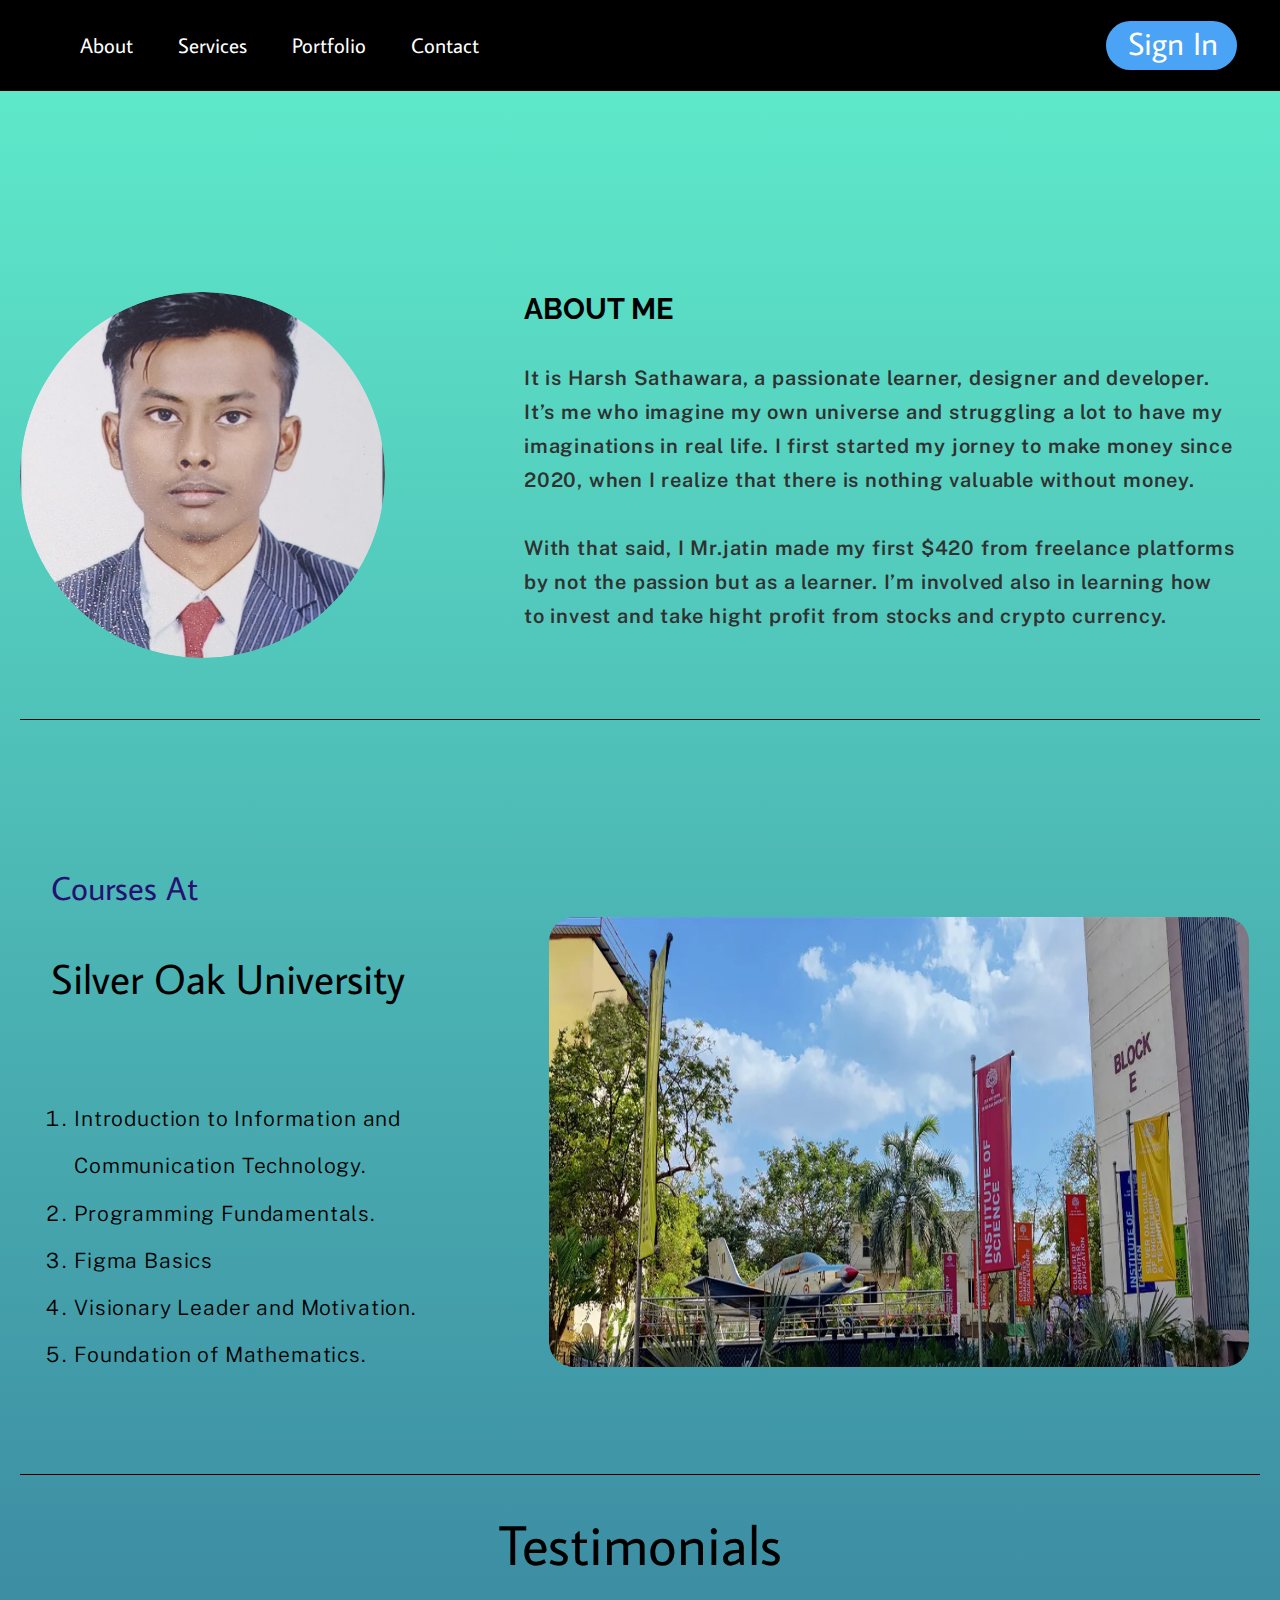
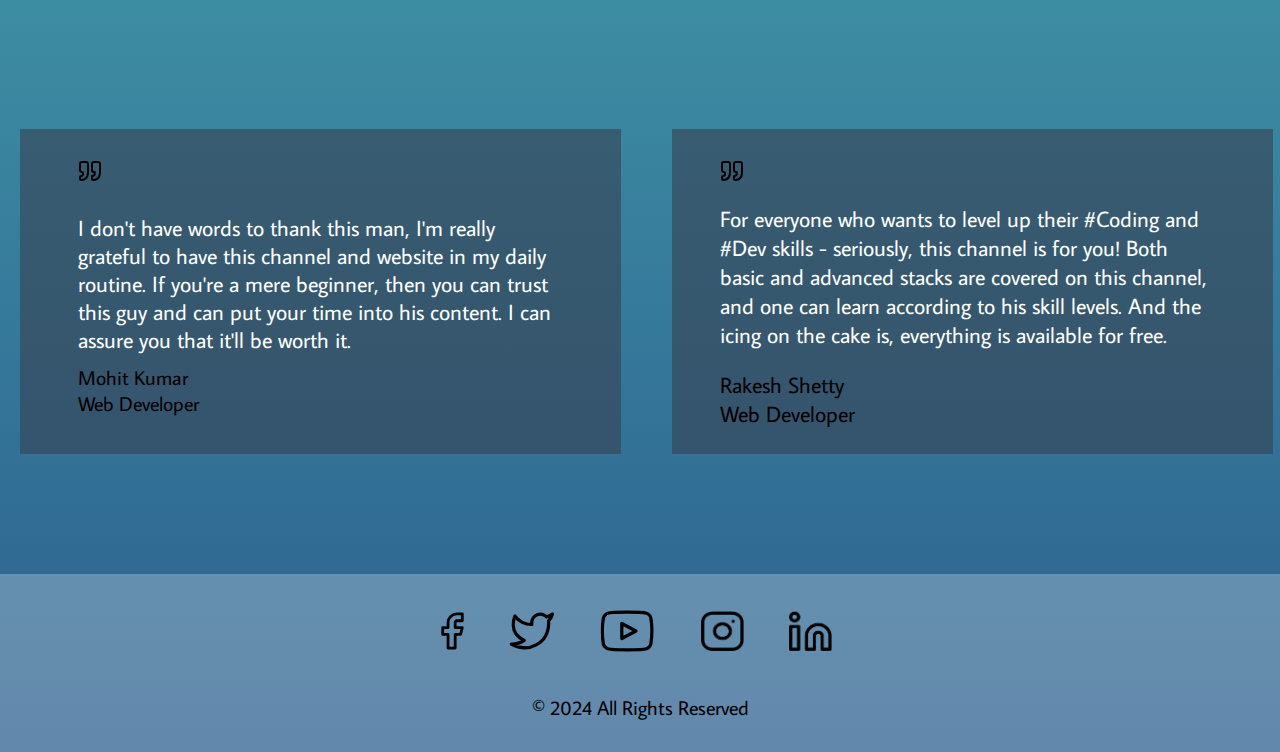
<file: Assignment_2/About/index.html>
<!DOCTYPE html>
<html>

<head>
  <meta charset="utf-8" />
  <meta name="viewport" content="initial-scale=1, width=device-width" />

  <link rel="stylesheet" href="./index.css" />
  <link rel="stylesheet" href="https://fonts.googleapis.com/css2?family=Average Sans:wght@400&display=swap" />
  <link rel="stylesheet" href="https://fonts.googleapis.com/css2?family=Raleway:wght@700&display=swap" />
  <link rel="stylesheet" href="https://fonts.googleapis.com/css2?family=Public Sans:wght@300;600&display=swap" />
</head>

<body>
  <div class="about-me">
    <section class="header-wrapper">
      <header class="header">
        <div class="header-child"></div>
        <nav class="about-info">
          <div class="about"><a href="#" class="nav-text">About</a></div>
          <div class="services"><a href="#" class="nav-text">Services</a></div>
          <div class="portfolio"><a href="#" class="nav-text">Portfolio</a></div>
          <div class="contact"><a href="#" class="nav-text">Contact</a></div>
        </nav>
        <div class="sign-in-button">
          <div class="sign-in-button-child"></div>
          <h2 class="sign-in"><a href="#" class="nav-text">Sign In</a></h2>
        </div>
      </header>
    </section>
    <section class="divider-line">
      <div class="testimonials-section">
        <div class="ellipse-shape-parent">
          <img class="ellipse-shape-icon" loading="lazy" alt="" src="./public/ellipse-2@2x.png" />

          <div class="about-me-text">
            <h3 class="about-me1">ABOUT ME</h3>
            <div class="it-is-harsh-container">
              <p class="it-is-harsh">
                It is Harsh Sathawara, a passionate learner, designer and
                developer. It’s me who imagine my own universe and struggling
                a lot to have my imaginations in real life. I first started my
                jorney to make money since 2020, when I realize that there is
                nothing valuable without money.
              </p>
              <p class="blank-line">&nbsp;</p>
              <p class="with-that-said">
                With that said, I Mr.jatin made my first $420 from freelance
                platforms by not the passion but as a learner. I’m involved
                also in learning how to invest and take hight profit from
                stocks and crypto currency.
              </p>
            </div>
          </div>
        </div>
      </div>
      <div class="line-separator"></div>
    </section>
    <section class="testimonials-text">
      <div class="courses-frame">
        <div class="silver-oak-university-text">
          <div class="courses-at">Courses At</div>
        </div>
        <div class="rectangle-shape">
          <div class="footer-social-links">
            <div class="intro-text">
              <div class="silver-oak-university-wrapper">
                <div class="silver-oak-university">Silver Oak University</div>
              </div>
              <div class="introduction-to-information-container">
                <ol class="introduction-to-information-an">
                  <li class="introduction-to-information">
                    Introduction to Information and Communication Technology.
                  </li>
                  <li class="programming-fundamentals">
                    Programming Fundamentals.
                  </li>
                  <li class="figma-basics">Figma Basics</li>
                  <li class="visionary-leader-and">
                    Visionary Leader and Motivation.
                  </li>
                  <li>Foundation of Mathematics.</li>
                </ol>
              </div>
            </div>
          </div>
          <image src="public/3.webp" style="width: 700px; height: 450px; border-radius: 25px;" alt="Silver Oak Uni" />
        </div>
      </div>
    </section>
    <section class="testimonials">
      <div class="testimonials-child"></div>
      <div class="testimonials1">Testimonials</div>
    </section>
    <section class="test-1-parent">
      <div class="test-1">
        <img class="test-1-child" alt="" src="./public/rectangle-3842.svg" />

        <img class="quote-1-icon" loading="lazy" alt="" src="./public/quote-1.svg" />

        <div class="i-dont-have-words-to-thank-th-parent">
          <div class="i-dont-have">
            I don't have words to thank this man, I'm really grateful to have
            this channel and website in my daily routine. If you're a mere
            beginner, then you can trust this guy and can put your time into
            his content. I can assure you that it'll be worth it.
          </div>
          <div class="mohit-kumar-web-container">
            <span class="mohit-kumar-web-container1">
              <p class="mohit-kumar">Mohit Kumar</p>
              <p class="web-developer">Web Developer</p>
            </span>
          </div>
        </div>
      </div>
      <div class="test-2">
        <div class="test-2-child"></div>
        <div class="quote-2-parent">
          <img class="quote-2-icon" loading="lazy" alt="" src="./public/quote-1.svg" />

          <div class="for-everyone-who">
            For everyone who wants to level up their #Coding and #Dev skills -
            seriously, this channel is for you! Both basic and advanced stacks
            are covered on this channel, and one can learn according to his
            skill levels. And the icing on the cake is, everything is
            available for free.
          </div>
        </div>
        <div class="rakesh-shetty-web-container">
          <span>
            <p class="rakesh-shetty">Rakesh Shetty</p>
            <p class="web-developer1">Web Developer</p>
          </span>
        </div>
      </div>
    </section>
    <footer class="footer">
      <div class="social-parent">
        <a href="#"> <img class="social-icon" loading="lazy" alt="" src="./public/social.svg" /></a>

        <a href="#"> <img class="social-icon1" loading="lazy" alt="" src="./public/social-1.svg" /></a>

        <a href="#"> <img class="social-icon2" loading="lazy" alt="" src="./public/social-2.svg" /></a>

        <a href="#"> <img class="social-icon3" loading="lazy" alt="" src="./public/social-3@2x.png" /></a>

        <a href="#"> <img class="social-icon4" loading="lazy" alt="" src="./public/social-4@2x.png" /></a>

      </div>
      <div class="copyright">
        <div class="all-rights-reserved">© 2024 All Rights Reserved</div>
      </div>
    </footer>
  </div>
</body>

</html>
</file>
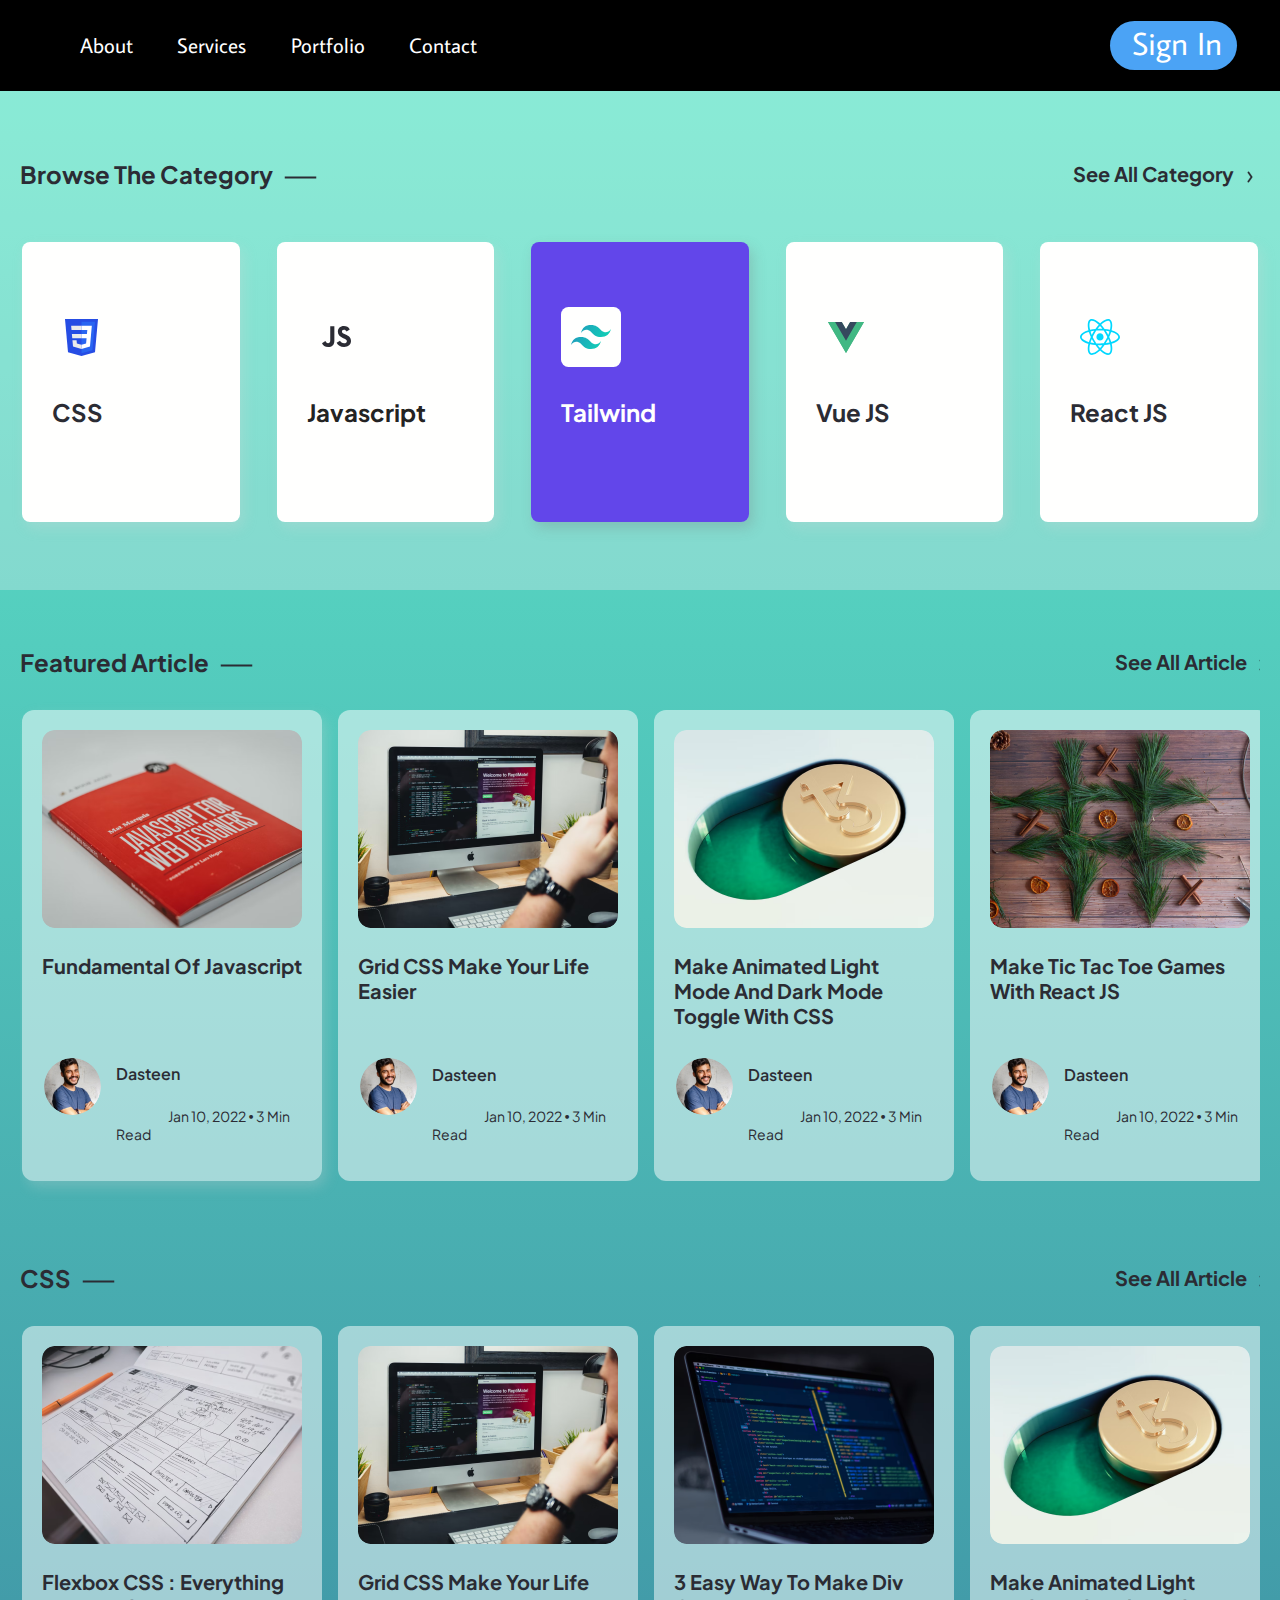
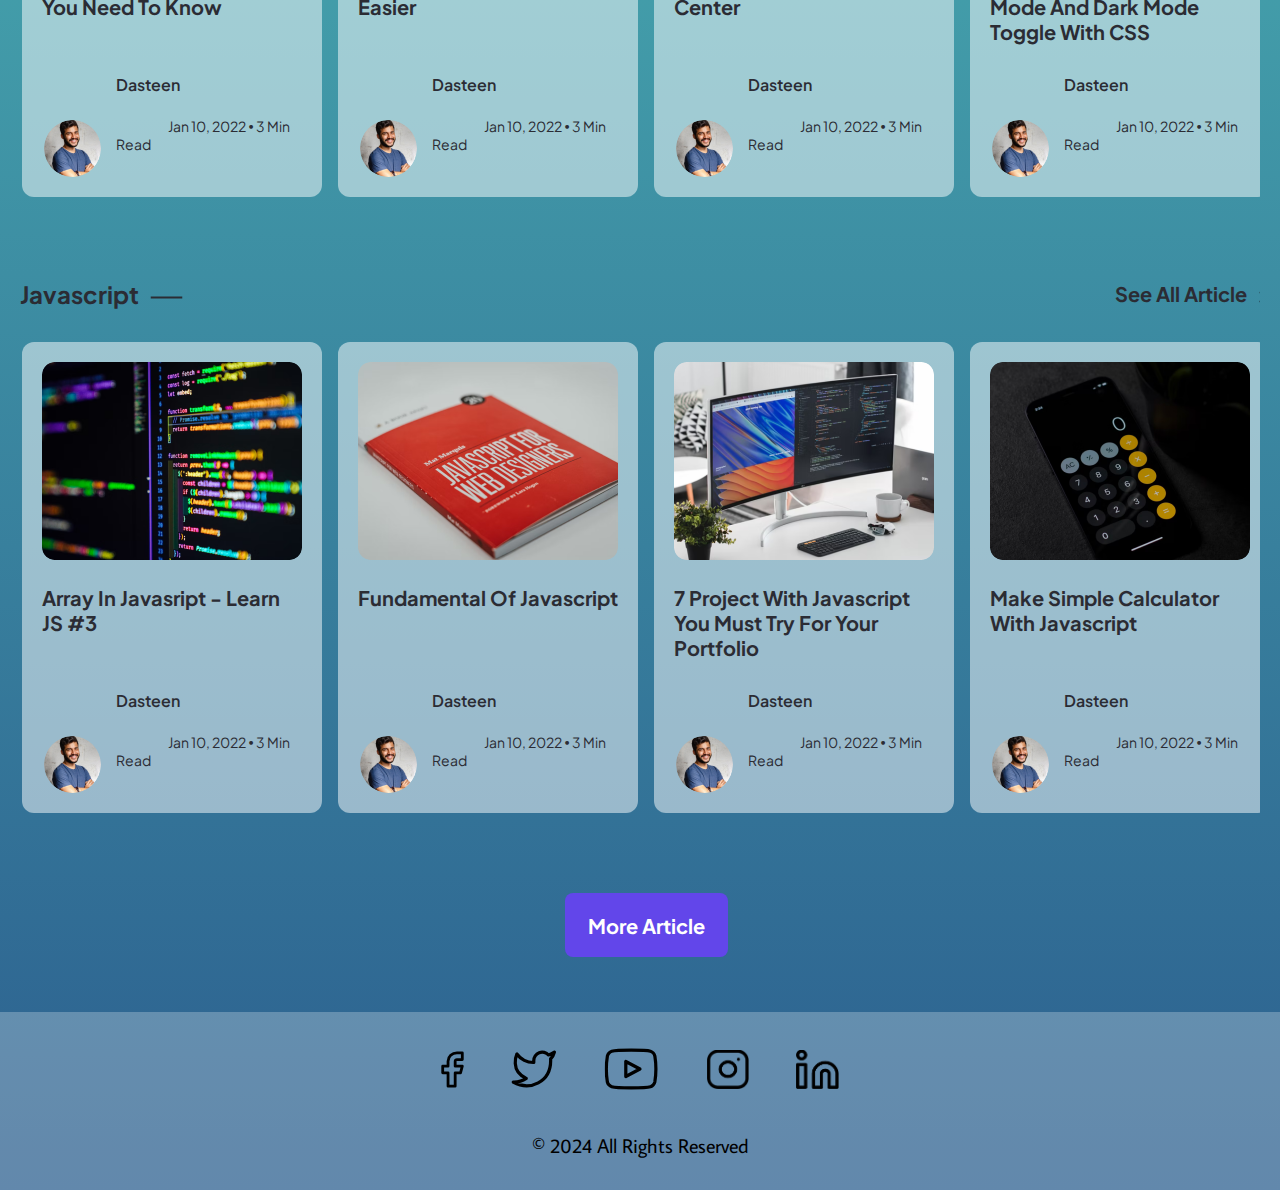
<file: Assignment_2/Blog/index.html>
<!DOCTYPE html>
<html>

<head>
  <meta charset="utf-8" />
  <meta name="viewport" content="initial-scale=1, width=device-width" />

  <link rel="stylesheet" href="./index.css" />
  <link rel="stylesheet" href="https://fonts.googleapis.com/css2?family=Average Sans:wght@400&display=swap" />
  <link rel="stylesheet"
    href="https://fonts.googleapis.com/css2?family=Plus Jakarta Sans:wght@400;600;700&display=swap" />
</head>

<body>
  <div class="blog">
    <section class="post-card-header">
      <header class="header">
        <div class="header-child"></div>
        <nav class="article-image">
          <nav class="how-to-section">
            <div class="about"><a href="#" class="nav-text">About</a></div>
            <div class="services"><a href="#" class="nav-text">Services</a></div>
            <div class="portfolio"><a href="#" class="nav-text">Portfolio</a></div>
            <div class="contact"><a href="#" class="nav-text">Contact</a></div>
          </nav>
        </nav>
        <div class="author-info">
          <div class="author-info-child"></div>
          <h2 class="sign-in"><a href="#" class="nav-text">Sign In</a></h2>
        </div>
      </header>
      <div class="january">
        <div class="january-child"></div>
        <div class="section-name-and-link">
          <div class="section-name">
            <b class="mobile-development">Browse the category</b>
            <div class="button">
              <img class="line-icon" loading="lazy" alt="" src="./public/line.svg" />
            </div>
          </div>
          <div class="footer">
            <div class="link">
              <b class="see-all-article">see all category</b>
              <img class="article-title-icon" loading="lazy" alt="" src="./public/frame-286.svg" />
            </div>
          </div>
        </div>
        <div class="card-frame">
          <div class="category-card-parent">
            <div class="category-card">
              <div class="card-background"></div>
              <div class="icontittle-category">
                <img class="rounded-icon" alt="" src="./public/rounded-icon.svg" />

                <img class="article-title-icon1" loading="lazy" alt="" src="./public/frame-298.svg" />

                <b class="css">CSS</b>
              </div>
            </div>
            <div class="category-card1">
              <div class="card-background1"></div>
              <div class="icontittle-category1">
                <img class="rounded-icon1" alt="" src="./public/rounded-icon.svg" />

                <button class="image-container-parent">
                  <div class="image-container"></div>
                  <img class="frame-group-icon" alt="" src="./public/frame-group.svg" />
                </button>
                <b class="javascript">javascript</b>
              </div>
            </div>
            <div class="category-card2">
              <div class="card-background2"></div>
              <div class="icontittle-category2">
                <img class="rounded-icon2" alt="" src="./public/rounded-icon.svg" />

                <button class="rectangle-parent">
                  <div class="frame-child"></div>
                  <img class="logostailwindcss-icon" alt="" src="./public/logostailwindcssicon.svg" />
                </button>
                <b class="tailwind">Tailwind</b>
              </div>
            </div>
            <div class="category-card3">
              <div class="card-background3"></div>
              <div class="icontittle-category3">
                <img class="rounded-icon3" alt="" src="./public/rounded-icon.svg" />

                <img class="icontittle-category-child" alt="" src="./public/frame-298-1.svg" />

                <b class="vue-js">Vue JS</b>
              </div>
            </div>
            <div class="category-card4">
              <div class="card-background4"></div>
              <div class="icontittle-category4">
                <img class="rounded-icon4" alt="" src="./public/rounded-icon.svg" />

                <button class="rectangle-group">
                  <div class="frame-item"></div>
                  <img class="logosreact-icon" alt="" src="./public/logosreact.svg" />
                </button>
                <b class="react-js">React JS</b>
              </div>
            </div>
          </div>
        </div>
      </div>
    </section>
    <section class="author-name">
      <div class="date-label">
        <div class="post-section-bundle">
          <div class="section-name-and-link1">
            <div class="section-name1">
              <b class="mobile-development1">Featured Article</b>
              <div class="january-label">
                <img class="line-icon1" alt="" src="./public/line.svg" />
              </div>
            </div>
            <div class="article-card">
              <div class="link1">
                <b class="see-all-article1">See All Article</b>
                <div class="free-books-label-wrapper">
                  <img class="free-books-label" alt="" src="./public/frame-286.svg" />
                </div>
              </div>
            </div>
          </div>
          <div class="frame-footer">
            <div class="card-post">
              <div class="article-post-card">
                <div class="content">
                  <div class="article-imagearticle-tittle">
                    <img class="article-image-icon" loading="lazy" alt="" src="./public/article-image@2x.png" />

                    <b class="how-to-make">Fundamental of javascript</b>
                  </div>
                  <div class="authorreleased-dateestimated">
                    <img class="authorreleased-dateestimated-child" loading="lazy" alt=""
                      src="./public/ellipse-80@2x.png" />

                    <div class="authorreleased-dateestimated-inner">
                      <div class="dasteen-parent">
                        <div class="dasteen">Dasteen</div>
                        <div class="jan-10-2022">
                          Jan 10, 2022 ∙ 3 min read
                        </div>
                      </div>
                    </div>
                  </div>
                </div>
              </div>
              <div class="article-post-card1">
                <div class="content1">
                  <div class="article-imagearticle-tittle1">
                    <img class="article-image-icon1" alt="" src="./public/article-image-1@2x.png" />

                    <b class="how-to-make1">Grid CSS make your life easier</b>
                  </div>
                  <div class="authorreleased-dateestimated1">
                    <img class="authorreleased-dateestimated-item" alt="" src="./public/ellipse-80@2x.png" />

                    <div class="frame-div">
                      <div class="dasteen-group">
                        <div class="dasteen1">Dasteen</div>
                        <div class="jan-10-20221">
                          Jan 10, 2022 ∙ 3 min read
                        </div>
                      </div>
                    </div>
                  </div>
                </div>
              </div>
              <div class="article-post-card2">
                <div class="content2">
                  <div class="article-imagearticle-tittle2">
                    <img class="article-image-icon2" alt="" src="./public/article-image-2@2x.png" />

                    <b class="how-to-make2">Make animated light mode and dark mode toggle with
                      CSS</b>
                  </div>
                  <div class="authorreleased-dateestimated2">
                    <img class="ellipse-shape-icon" alt="" src="./public/ellipse-80@2x.png" />

                    <div class="container-frame">
                      <div class="inner-frame">
                        <div class="dasteen2">Dasteen</div>
                        <div class="jan-10-20222">
                          Jan 10, 2022 ∙ 3 min read
                        </div>
                      </div>
                    </div>
                  </div>
                </div>
              </div>
              <div class="article-post-card3">
                <div class="content3">
                  <div class="article-imagearticle-tittle3">
                    <img class="article-image-icon3" alt="" src="./public/article-image-3@2x.png" />

                    <b class="how-to-make3">Make tic tac toe games with react JS</b>
                  </div>
                  <div class="authorreleased-dateestimated3">
                    <img class="round-frames-icon" alt="" src="./public/ellipse-80@2x.png" />

                    <div class="parent-frame">
                      <div class="call-to-action-button">
                        <div class="dasteen3">Dasteen</div>
                        <div class="jan-10-20223">
                          Jan 10, 2022 ∙ 3 min read
                        </div>
                      </div>
                    </div>
                  </div>
                </div>
              </div>
            </div>
          </div>
        </div>
        <div class="post-section-bundle1">
          <div class="section-name-and-link2">
            <div class="section-name2">
              <b class="mobile-development2">CSS</b>
              <div class="line-wrapper">
                <img class="line-icon2" alt="" src="./public/line.svg" />
              </div>
            </div>
            <div class="link-wrapper">
              <div class="link2">
                <b class="see-all-article2">See All Article</b>
                <div class="link-inner">
                  <img class="frame-inner" alt="" src="./public/frame-286.svg" />
                </div>
              </div>
            </div>
          </div>
          <div class="card-post-wrapper">
            <div class="card-post1">
              <div class="article-post-card4">
                <div class="content4">
                  <div class="article-imagearticle-tittle4">
                    <img class="article-image-icon4" alt="" src="./public/article-image-4@2x.png" />

                    <b class="how-to-make4">Flexbox cSS : Everything you need to know</b>
                  </div>
                  <div class="authorreleased-dateestimated4">
                    <img class="ellipse-icon" alt="" src="./public/ellipse-80@2x.png" />

                    <div class="authorreleased-dateestimated-inner1">
                      <div class="dasteen-container">
                        <div class="dasteen4">Dasteen</div>
                        <div class="jan-10-20224">
                          Jan 10, 2022 ∙ 3 min read
                        </div>
                      </div>
                    </div>
                  </div>
                </div>
              </div>
              <div class="article-post-card5">
                <div class="content5">
                  <div class="article-imagearticle-tittle5">
                    <img class="article-image-icon5" alt="" src="./public/article-image-1@2x.png" />

                    <b class="how-to-make5">Grid CSS make your life easier</b>
                  </div>
                  <div class="authorreleased-dateestimated5">
                    <img class="authorreleased-dateestimated-child1" alt="" src="./public/ellipse-80@2x.png" />

                    <div class="authorreleased-dateestimated-inner2">
                      <div class="dasteen-parent1">
                        <div class="dasteen5">Dasteen</div>
                        <div class="jan-10-20225">
                          Jan 10, 2022 ∙ 3 min read
                        </div>
                      </div>
                    </div>
                  </div>
                </div>
              </div>
              <div class="article-post-card6">
                <div class="content6">
                  <div class="article-imagearticle-tittle6">
                    <img class="article-image-icon6" alt="" src="./public/article-image-6@2x.png" />

                    <b class="how-to-make6">3 easy way to make div center</b>
                  </div>
                  <div class="authorreleased-dateestimated6">
                    <img class="authorreleased-dateestimated-child2" alt="" src="./public/ellipse-80@2x.png" />

                    <div class="authorreleased-dateestimated-inner3">
                      <div class="dasteen-parent2">
                        <div class="dasteen6">Dasteen</div>
                        <div class="jan-10-20226">
                          Jan 10, 2022 ∙ 3 min read
                        </div>
                      </div>
                    </div>
                  </div>
                </div>
              </div>
              <div class="article-post-card7">
                <div class="content7">
                  <div class="article-imagearticle-tittle7">
                    <img class="article-image-icon7" alt="" src="./public/article-image-2@2x.png" />

                    <b class="how-to-make7">Make animated light mode and dark mode toggle with
                      CSS</b>
                  </div>
                  <div class="authorreleased-dateestimated7">
                    <img class="authorreleased-dateestimated-child3" alt="" src="./public/ellipse-80@2x.png" />

                    <div class="authorreleased-dateestimated-inner4">
                      <div class="dasteen-parent3">
                        <div class="dasteen7">Dasteen</div>
                        <div class="jan-10-20227">
                          Jan 10, 2022 ∙ 3 min read
                        </div>
                      </div>
                    </div>
                  </div>
                </div>
              </div>
            </div>
          </div>
        </div>
        <div class="post-section-bundle2">
          <div class="section-name-and-link3">
            <div class="section-name3">
              <b class="mobile-development3">javascript</b>
              <div class="line-container">
                <img class="line-icon3" alt="" src="./public/line.svg" />
              </div>
            </div>
            <div class="link-container">
              <div class="link3">
                <b class="see-all-article3">See All Article</b>
                <div class="link-child">
                  <img class="frame-icon" alt="" src="./public/frame-286.svg" />
                </div>
              </div>
            </div>
          </div>
          <div class="card-post-container">
            <div class="card-post2">
              <div class="article-post-card8">
                <div class="content8">
                  <div class="article-imagearticle-tittle8">
                    <img class="article-image-icon8" alt="" src="./public/article-image-8@2x.png" />

                    <b class="how-to-make8">array in javasript - Learn JS #3</b>
                  </div>
                  <div class="authorreleased-dateestimated8">
                    <img class="authorreleased-dateestimated-child4" alt="" src="./public/ellipse-80@2x.png" />

                    <div class="authorreleased-dateestimated-inner5">
                      <div class="dasteen-parent4">
                        <div class="dasteen8">Dasteen</div>
                        <div class="jan-10-20228">
                          Jan 10, 2022 ∙ 3 min read
                        </div>
                      </div>
                    </div>
                  </div>
                </div>
              </div>
              <div class="article-post-card9">
                <div class="content9">
                  <div class="article-imagearticle-tittle9">
                    <img class="article-image-icon9" alt="" src="./public/article-image@2x.png" />

                    <b class="how-to-make9">Fundamental of javascript</b>
                  </div>
                  <div class="authorreleased-dateestimated9">
                    <img class="authorreleased-dateestimated-child5" alt="" src="./public/ellipse-80@2x.png" />

                    <div class="authorreleased-dateestimated-inner6">
                      <div class="dasteen-parent5">
                        <div class="dasteen9">Dasteen</div>
                        <div class="jan-10-20229">
                          Jan 10, 2022 ∙ 3 min read
                        </div>
                      </div>
                    </div>
                  </div>
                </div>
              </div>
              <div class="article-post-card10">
                <div class="content10">
                  <div class="article-imagearticle-tittle10">
                    <img class="article-image-icon10" alt="" src="./public/article-image-10@2x.png" />

                    <b class="how-to-make10">7 project with javascript you must try for your
                      portfolio</b>
                  </div>
                  <div class="authorreleased-dateestimated10">
                    <img class="authorreleased-dateestimated-child6" alt="" src="./public/ellipse-80@2x.png" />

                    <div class="authorreleased-dateestimated-inner7">
                      <div class="dasteen-parent6">
                        <div class="dasteen10">Dasteen</div>
                        <div class="jan-10-202210">
                          Jan 10, 2022 ∙ 3 min read
                        </div>
                      </div>
                    </div>
                  </div>
                </div>
              </div>
              <div class="article-post-card11">
                <div class="content11">
                  <div class="article-imagearticle-tittle11">
                    <img class="article-image-icon11" alt="" src="./public/article-image-11@2x.png" />

                    <b class="how-to-make11">make simple calculator with javascript</b>
                  </div>
                  <div class="authorreleased-dateestimated11">
                    <img class="authorreleased-dateestimated-child7" alt="" src="./public/ellipse-80@2x.png" />

                    <div class="authorreleased-dateestimated-inner8">
                      <div class="dasteen-parent7">
                        <div class="dasteen11">Dasteen</div>
                        <div class="jan-10-202211">
                          Jan 10, 2022 ∙ 3 min read
                        </div>
                      </div>
                    </div>
                  </div>
                </div>
              </div>
            </div>
          </div>
        </div>
        <div class="footer-frame">
          <div class="button1">
            <div class="button2">
              <b class="free-e-books">More Article</b>
            </div>
          </div>
        </div>
      </div>
    </section>
    <section class="footer1">
      <div class="frame-parent">
        <div class="social-wrapper">
          <a href="#"> <img class="social-icon" loading="lazy" alt="" src="./public/social.svg" /></a>
        </div>
        <a href="#"> <img class="social-icon1" loading="lazy" alt="" src="./public/social-1.svg" /></a>

        <a href="#"> <img class="social-icon2" loading="lazy" alt="" src="./public/social-2.svg" /></a>

        <div class="social-container">
          <a href="#"> <img class="social-icon3" loading="lazy" alt="" src="./public/social-3@2x.png" /></a>
        </div>
        <div class="social-frame">
          <a href="#"> <img class="social-icon4" loading="lazy" alt="" src="./public/social-4@2x.png" /></a>
        </div>

      </div>
      <div class="footer-copyright">
        <div class="copyright">
          <div class="all-rights-reserved">© 2024 All Rights Reserved</div>
        </div>
      </div>
    </section>
  </div>
</body>

</html>
</file>
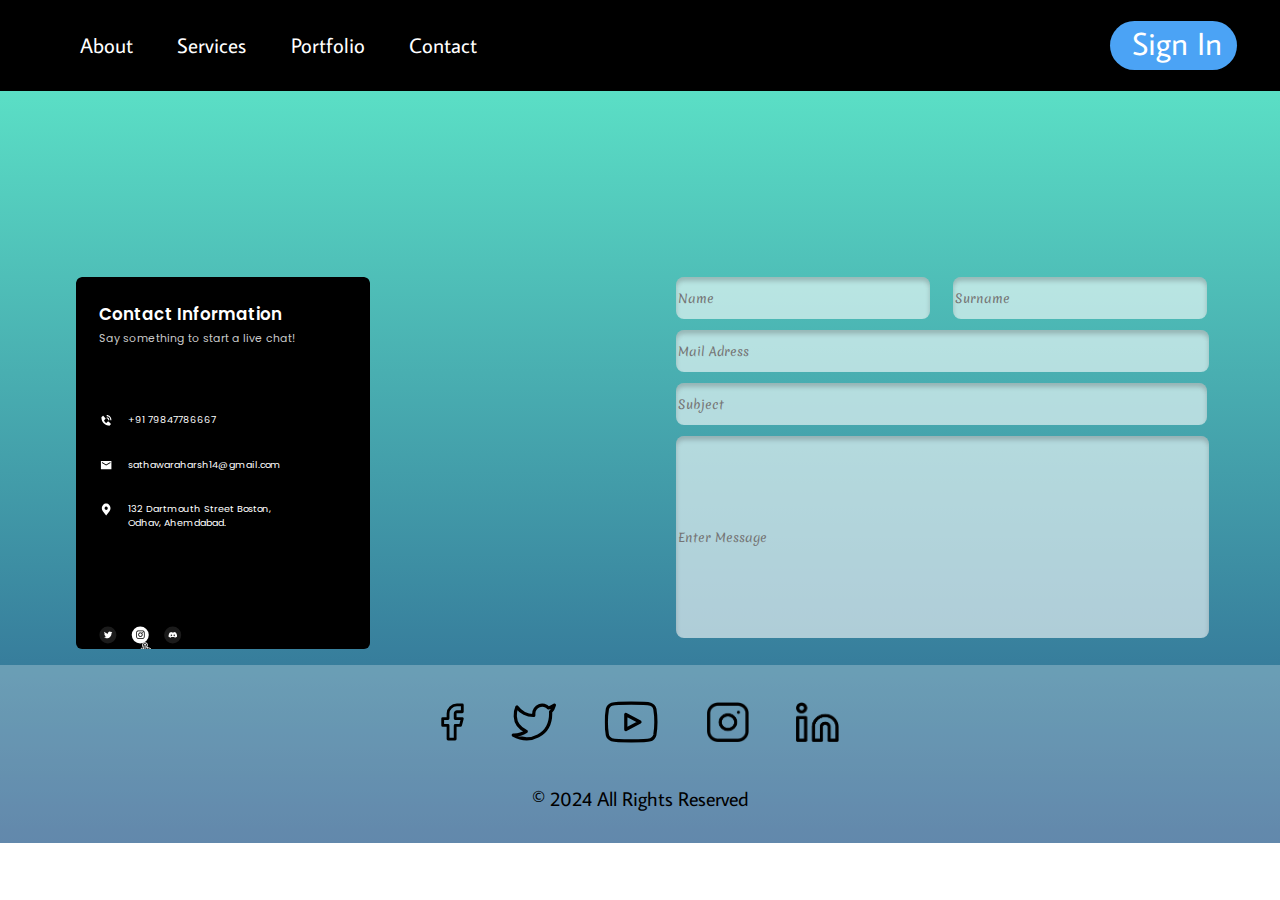
<file: Assignment_2/Contact/index.html>
<!DOCTYPE html>
<html>

<head>
  <meta charset="utf-8" />
  <meta name="viewport" content="initial-scale=1, width=device-width" />

  <link rel="stylesheet" href="./index.css" />
  <link rel="stylesheet" href="https://fonts.googleapis.com/css2?family=Average Sans:wght@400&display=swap" />
  <link rel="stylesheet" href="https://fonts.googleapis.com/css2?family=Poppins:wght@400;600&display=swap" />
  <link rel="stylesheet" href="https://fonts.googleapis.com/css2?family=Merienda:wght@400&display=swap" />
</head>

<body>
  <div class="contact">
    <header class="header">
      <div class="header-child"></div>
      <nav class="f-r-a-m-e-a">
        <nav class="f-r-a-m-e-b">
          <div class="about"><a href="#" class="nav-text">About</a></div>
          <div class="services"><a href="#" class="nav-text">Services</a></div>
          <div class="portfolio"><a href="#" class="nav-text">Portfolio</a></div>
          <div class="contact1"><a href="#" class="nav-text">Contact</a></div>
        </nav>
      </nav>
      <div class="sign-in-frame">
        <div class="sign-in-frame-child"></div>
        <h1 class="sign-in"><a href="#" class="nav-text">Sign In</a></h1>
      </div>
    </header>
    <div class="main">
    <section class="about-us-frame">
      <div class="frame-c">
        <div class="contact-details-frame">
          <img class="contact-details-frame-child" alt="" src="./public/rectangle-3841.svg" />

          <div class="live-chat-frame">
            <div class="contact-information">Contact Information</div>
            <div class="say-something-to">
              Say something to start a live chat!
            </div>
          </div>
          <div class="location-frame">
            <div class="location-text-frame">
              <img class="bxsphone-call-icon" loading="lazy" alt="" src="./public/bxsphonecall.svg" />

              <div class="text-field-frame">+91 79847786667</div>
            </div>
            <div class="social-media-links-frame">
              <div class="mailicon-frame">
                <img class="icsharp-email-icon" loading="lazy" alt="" src="./public/icsharpemail.svg" />

                <div class="sathawaraharsh14gmailcom">
                  sathawaraharsh14@gmail.com
                </div>
              </div>
              <div class="contact-info-frame">
                <img class="carbonlocation-filled-icon" loading="lazy" alt="" src="./public/carbonlocationfilled.svg" />

                <div class="dartmouth-street-boston">
                  132 Dartmouth Street Boston, Odhav, Ahemdabad.
                </div>
              </div>
            </div>
          </div>
          <div class="group-frame-clarity">
            <img class="group-frame-clarity-child" loading="lazy" alt="" src="./public/group-1000001749.svg" />

            <div class="group-frame-social-icons">
              <img class="group-frame-social-icons-child" alt="" src="./public/group-1000001750.svg" />

              <img class="claritycursor-hand-click-line-icon" loading="lazy" alt=""
                src="./public/claritycursorhandclickline.svg" />
            </div>
            <img class="group-frame-clarity-item" loading="lazy" alt="" src="./public/group-1000001751.svg" />
          </div>
        </div>
        <div class="form">
          <input class="name" placeholder="Name" type="text" />

          <input class="surname" placeholder="Surname" type="text" />

          <input class="mail-adress" placeholder="Mail Adress" type="text" />

          <input class="subject" placeholder="Subject" type="text" />
          
          <input class="message" placeholder="Enter Message" type="text" rows="{8}" cols="{20}" />

          <!-- <textarea class="message" placeholder="Message" rows="{11}" cols="{26}">
            </textarea> -->
        </div>
      </div>
    </section>
    <section class="footer">
      <div class="frame-frame-group-social">
        <div class="social-frame-link">
          <a href="#"> <img class="social-icon" loading="lazy" alt="" src="./public/social.svg" /></a>
        </div>
        <a href="#"> <img class="social-icon1" loading="lazy" alt="" src="./public/social-1.svg" /></a>

        <a href="#"> <img class="social-icon2" loading="lazy" alt="" src="./public/social-2.svg" /></a>

        <div class="social-frame-link1">
          <a href="#"> <img class="social-icon3" loading="lazy" alt="" src="./public/social-3@2x.png" /></a>
        </div>
        <div class="social-frame-link2">
          <a href="#"> <img class="social-icon4" loading="lazy" alt="" src="./public/social-4@2x.png" /></a>
        </div>
        
      </div>
      <div class="frame-footer">
        <div class="copyright">
          <div class="all-rights-reserved">© 2024 All Rights Reserved</div>
        </div>
      </div>
    </section>
  </div>
</body>

</html>
</file>
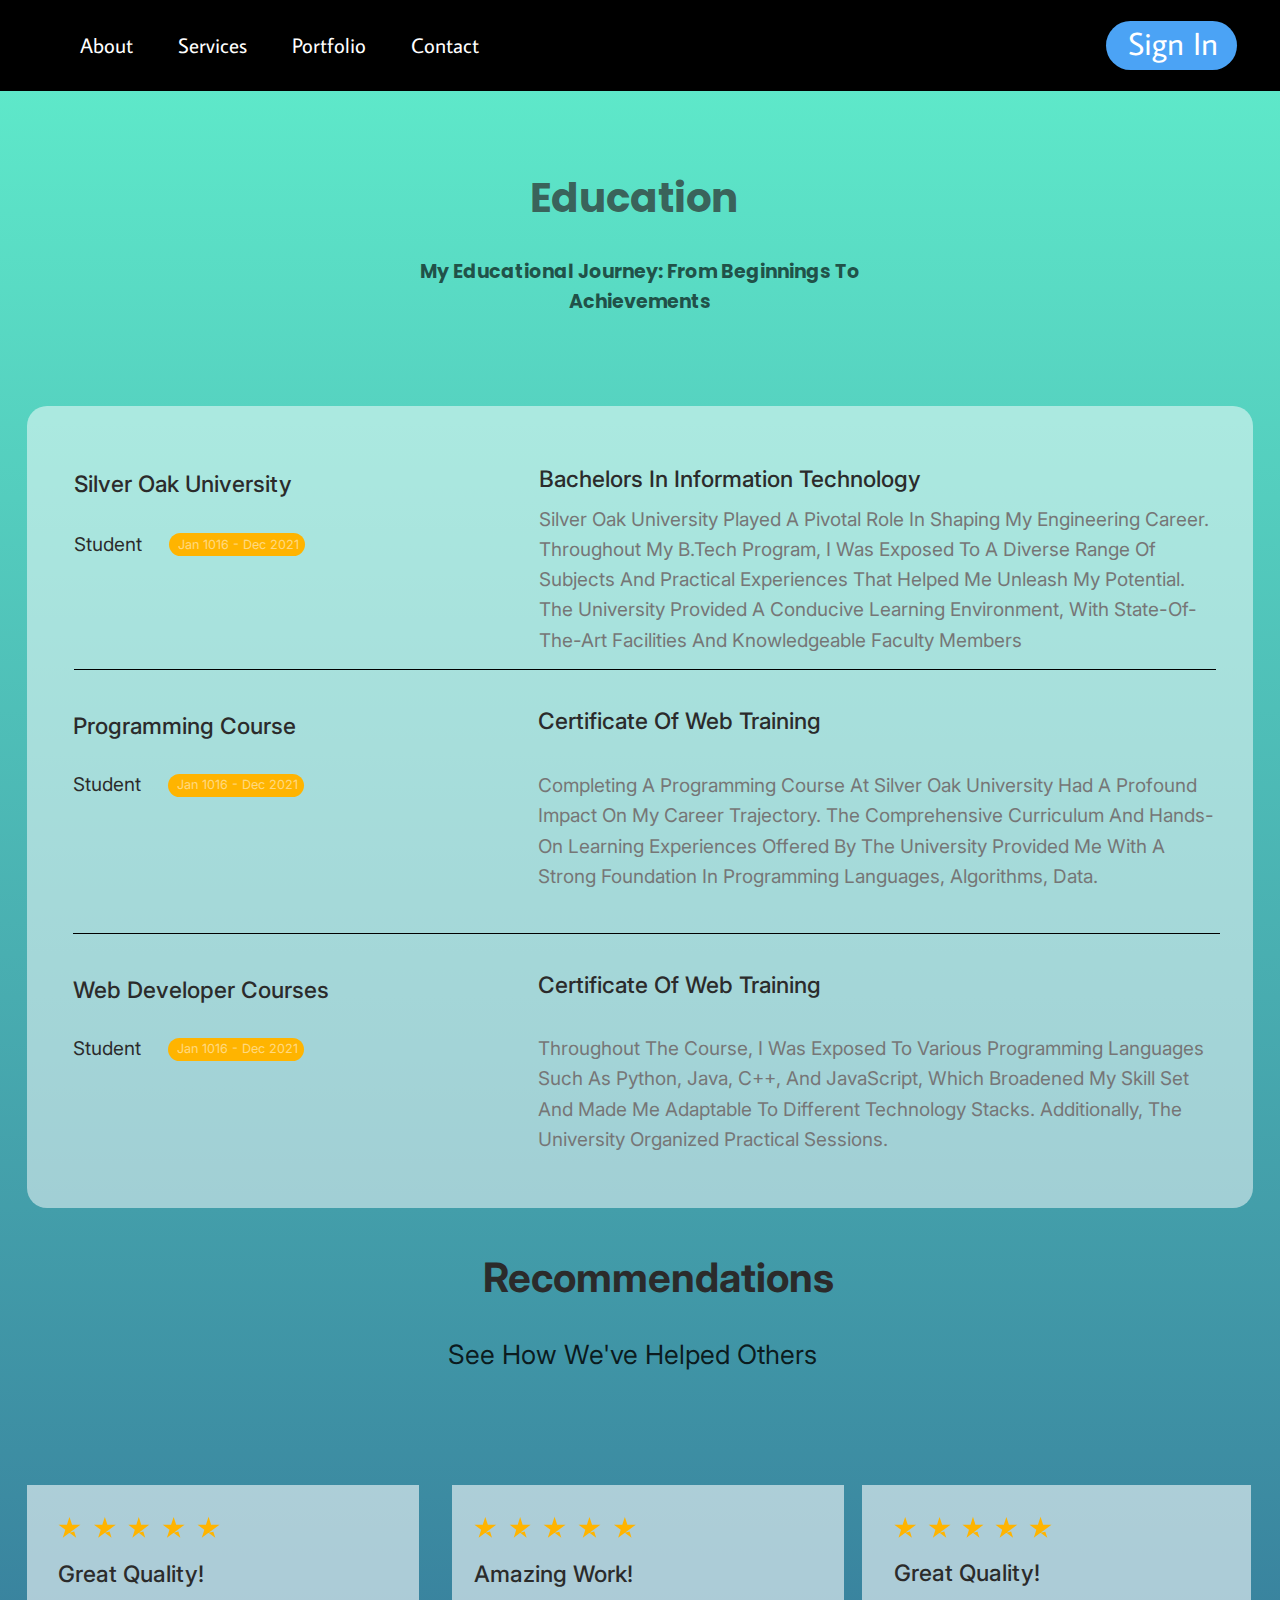
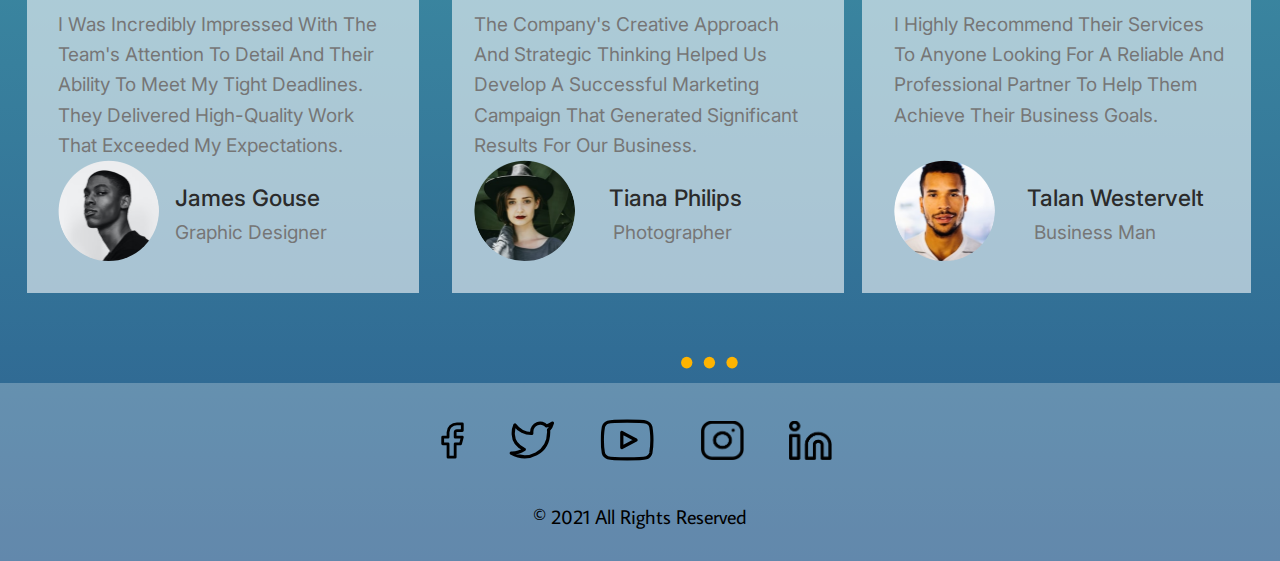
<file: Assignment_2/Education/index.html>
<!DOCTYPE html>
<html>

<head>
  <meta charset="utf-8" />
  <meta name="viewport" content="initial-scale=1, width=device-width" />

  <link rel="stylesheet" href="./index.css" />
  <link rel="stylesheet" href="https://fonts.googleapis.com/css2?family=Average Sans:wght@400&display=swap" />
  <link rel="stylesheet" href="https://fonts.googleapis.com/css2?family=Poppins:wght@700&display=swap" />
  <link rel="stylesheet" href="https://fonts.googleapis.com/css2?family=Inter:wght@400;500;700&display=swap" />
</head>

<body>
  <div class="education">
    <section class="header-frame">
      <header class="header">
        <div class="header-child"></div>
        <nav class="services-frame">
          <div class="about"><a href="#" class="nav-text">About</a></div>
          <div class="services"><a href="#" class="nav-text">Services</a></div>
          <div class="portfolio"><a href="#" class="nav-text">Portfolio</a></div>
          <div class="contact"><a href="#" class="nav-text">Contact</a></div>
        </nav>
        <div class="contact-frame">
          <div class="contact-frame-child"></div>
          <h2 class="sign-in"><a href="#" class="nav-text">Sign In</a></h2>
        </div>
      </header>
    </section>
    <div class="education-frame">
      <div class="my-education-frame">
        <b class="education1">Education</b>
      </div>
      <b class="my-educational-journey">My Educational Journey: From Beginnings to Achievements</b>
    </div>
    <section class="student-text">
      <div class="education-detils">
        <div class="education-detils-child"></div>
        <div class="second-child-frame-b">
          <div class="frame-parent">
            <div class="frame-group">
              <div class="frame-wrapper">
                <div class="silver-oak-university-parent">
                  <div class="silver-oak-university">
                    Silver Oak University
                  </div>
                  <div class="student-parent">
                    <div class="student">Student</div>
                    <div class="educationheader">
                      <div class="jan-1016-dec-2021">
                        <div class="jan-1016-dec-2021-child"></div>
                        <div class="jan-1016-">Jan 1016 - Dec 2021</div>
                      </div>
                    </div>
                  </div>
                </div>
              </div>
              <div class="signintext">
                <div class="bachelors-in-information">
                  Bachelors In Information Technology
                </div>
                <div class="silver-oak-university1">
                  Silver Oak University played a pivotal role in shaping my
                  engineering career. Throughout my B.Tech program, I was
                  exposed to a diverse range of subjects and practical
                  experiences that helped me unleash my potential. The
                  university provided a conducive learning environment, with
                  state-of-the-art facilities and knowledgeable faculty
                  members
                </div>
              </div>
            </div>
            <div class="educationdetails"></div>
          </div>
        </div>
        <div class="lineseparator">
          <div class="webdevelopercertificates">
            <div class="webdevelopercertificates1">
              <div class="programming-course">Programming Course</div>
              <div class="webdevelopercertificates2">
                <div class="student1">Student</div>
                <button class="jan-1016-dec-20211">
                  <div class="jan-1016-dec-2021-item"></div>
                  <div class="jan-1016-1">Jan 1016 - Dec 2021</div>
                </button>
              </div>
            </div>
          </div>
          <div class="webdevelopercertificates3">
            <div class="certificate-of-web">Certificate of web training</div>
            <div class="completing-a-programming">
              Completing a programming course at Silver Oak University had a
              profound impact on my career trajectory. The comprehensive
              curriculum and hands-on learning experiences offered by the
              university provided me with a strong foundation in programming
              languages, algorithms, data.
            </div>
          </div>
        </div>
        <div class="reviews"></div>
        <div class="reviews1">
          <div class="footersociallinks">
            <div class="program-course-details">
              <div class="student-info">
                <div class="web-developer-courses">Web developer courses</div>
                <div class="jan-dec">
                  <div class="student2">Student</div>
                  <button class="jan-1016-dec-20212">
                    <div class="jan-1016-dec-2021-inner"></div>
                    <div class="jan-1016-2">Jan 1016 - Dec 2021</div>
                  </button>
                </div>
              </div>
            </div>
            <div class="rating-area">
              <div class="certificate-of-web1">
                Certificate of web training
              </div>
              <div class="throughout-the-course">
                Throughout the course, I was exposed to various programming
                languages such as Python, Java, C++, and JavaScript, which
                broadened my skill set and made me adaptable to different
                technology stacks. Additionally, the university organized
                practical sessions.
              </div>
            </div>
          </div>
        </div>
      </div>
      <div class="reviewer-name">
        <div class="rating-stars">
          <div class="rating-input">
            <b class="recommendations">recommendations</b>
          </div>
          <div class="see-how-weve">See How We've Helped Others</div>
        </div>
      </div>
    </section>
    <section class="review-preview-container">
      <div class="review-count">
        <div class="review-input-label">
          <div class="review-1">
            <div class="review-1-child"></div>
            <div class="rating">
              <div class="rating1">
                <div class="rating2">
                  <div class="rating3">
                    <img class="iconsstar" loading="lazy" alt="" src="./public/iconsstar.svg" />

                    <img class="iconsstar1" loading="lazy" alt="" src="./public/iconsstar-1.svg" />

                    <img class="iconsstar2" loading="lazy" alt="" src="./public/iconsstar-2.svg" />

                    <img class="iconsstar3" loading="lazy" alt="" src="./public/iconsstar-3.svg" />

                    <img class="iconsstar4" loading="lazy" alt="" src="./public/iconsstar-4.svg" />
                  </div>
                </div>
              </div>
            </div>
            <div class="great-quality">Great Quality!</div>
            <div class="great-quality-label">
              <div class="i-was-incredibly">
                I was incredibly impressed with the team's attention to detail
                and their ability to meet my tight deadlines. They delivered
                high-quality work that exceeded my expectations.
              </div>
              <div class="profile-parent">
                <img class="profile-icon" loading="lazy" alt="" src="./public/profile@2x.png" />

                <div class="james-gouse-profile">
                  <div class="photographer-profile">
                    <div class="james-gouse">James Gouse</div>
                    <div class="graphic-designer">Graphic Designer</div>
                  </div>
                </div>
              </div>
            </div>
          </div>
        </div>
        <div class="review-2">
          <div class="review-2-child"></div>
          <div class="amazing-work-label">
            <div class="rating4">
              <div class="rating5">
                <div class="rating6">
                  <div class="rating7">
                    <div class="rating8">
                      <img class="iconsstar5" loading="lazy" alt="" src="./public/iconsstar-5.svg" />

                      <img class="iconsstar6" loading="lazy" alt="" src="./public/iconsstar-6.svg" />

                      <img class="iconsstar7" loading="lazy" alt="" src="./public/iconsstar-7.svg" />

                      <img class="iconsstar8" loading="lazy" alt="" src="./public/iconsstar-8.svg" />

                      <img class="iconsstar9" loading="lazy" alt="" src="./public/iconsstar-9.svg" />
                    </div>
                  </div>
                </div>
              </div>
            </div>
            <div class="amazing-work">Amazing work!</div>
            <div class="the-companys-creative">
              The company's creative approach and strategic thinking helped us
              develop a successful marketing campaign that generated
              significant results for our business.
            </div>
          </div>
          <div class="review-container">
            <img class="profile-icon1" loading="lazy" alt="" src="./public/profile-1@2x.png" />

            <div class="rating-frame">
              <div class="review-text">
                <div class="tiana-philips">Tiana Philips</div>
                <div class="photographer-profile1">
                  <div class="photographer">Photographer</div>
                </div>
              </div>
            </div>
          </div>
        </div>
        <div class="review-3">
          <div class="review-3-child"></div>
          <div class="rating-parent">
            <div class="rating9">
              <div class="rating10">
                <div class="rating11">
                  <div class="rating12">
                    <div class="rating13">
                      <div class="rating14">
                        <img class="iconsstar10" alt="" src="./public/iconsstar-10.svg" />

                        <img class="iconsstar11" alt="" src="./public/iconsstar-11.svg" />

                        <img class="iconsstar12" alt="" src="./public/iconsstar-12.svg" />

                        <img class="iconsstar13" alt="" src="./public/iconsstar-13.svg" />

                        <img class="iconsstar14" alt="" src="./public/iconsstar-4.svg" />
                      </div>
                    </div>
                  </div>
                </div>
              </div>
            </div>
            <div class="great-quality1">Great Quality!</div>
          </div>
          <div class="i-recommend-section">
            <div class="i-highly-recommend">
              I highly recommend their services to anyone looking for a
              reliable and professional partner to help them achieve their
              business goals.
            </div>
          </div>
          <div class="copyright-instance">
            <img class="profile-icon2" loading="lazy" alt="" src="./public/profile-2@2x.png" />

            <div class="copyright-instance-inner">
              <div class="talan-westervelt-parent">
                <div class="talan-westervelt">Talan Westervelt</div>
                <div class="business-man-wrapper">
                  <div class="business-man">Business man</div>
                </div>
              </div>
            </div>
          </div>
        </div>
      </div>
      <div class="reviewsection">
        <footer class="footer">
          <div class="copyrightinstance">
            <a href="#"> <img class="social-icon" loading="lazy" alt="" src="./public/social.svg" /></a>

            <a href="#"> <img class="social-icon1" loading="lazy" alt="" src="./public/social-1.svg" /></a>

            <a href="#"> <img class="social-icon2" loading="lazy" alt="" src="./public/social-2.svg" /></a>

            <a href="#"> <img class="social-icon3" loading="lazy" alt="" src="./public/social-3@2x.png" /></a>

            <a href="#"> <img class="social-icon4" loading="lazy" alt="" src="./public/social-4@2x.png" /></a>

          </div>
          <div class="copyright">
            <div class="all-rights-reserved">© 2021 All Rights Reserved</div>
          </div>
        </footer>
        <img class="reviewsection-child" loading="lazy" alt="" src="./public/group-39.svg" />
      </div>
    </section>
  </div>
</body>

</html>
</file>
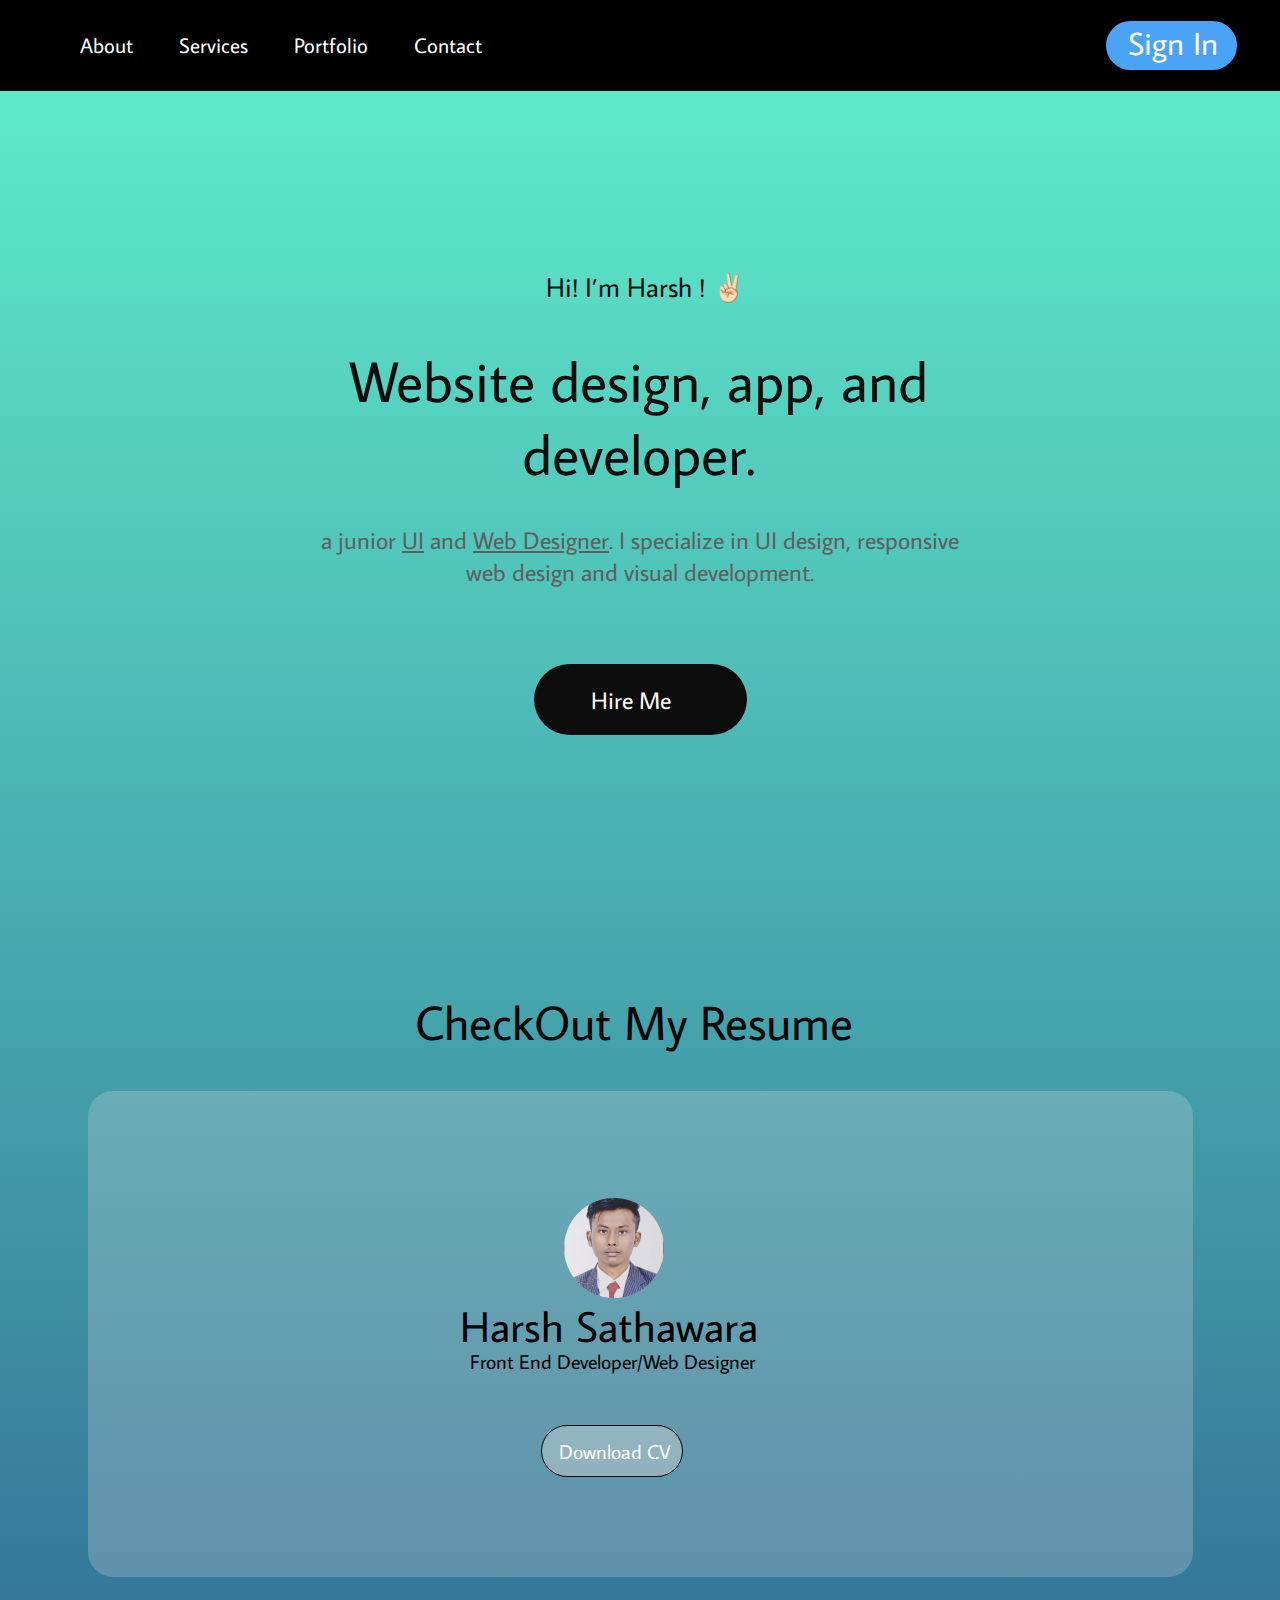
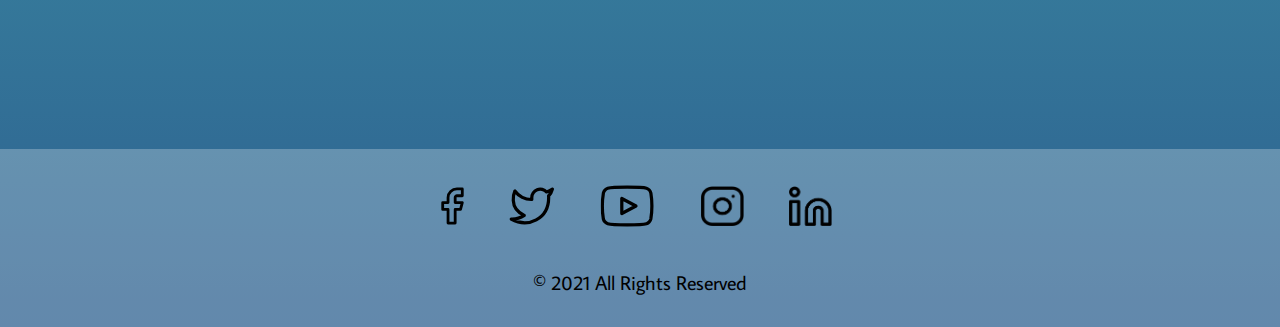
<file: Assignment_2/Main Page/index.html>
<!DOCTYPE html>
<html>

<head>
  <meta charset="utf-8" />
  <meta name="viewport" content="initial-scale=1, width=device-width" />

  <link rel="stylesheet" href="./index.css" />
  <link rel="stylesheet" href="https://fonts.googleapis.com/css2?family=Average Sans:wght@400&display=swap" />
</head>

<body>
  <div class="main-page">
    <section class="header-frame">
      <header class="header">
        <div class="header-child"></div>
        <nav class="services-portfolio-contact">
          <div class="about"><a href="#" class="nav-text">About</a></div>
          <div class="services"><a href="#" class="nav-text">Services</a></div>
          <div class="portfolio"><a href="#" class="nav-text">Portfolio</a></div>
          <div class="contact"><a href="#" class="nav-text">Contact</a></div>
        </nav>
        </nav>
        <div class="sign-in-text">
          <div class="sign-in-text-child"></div>
          <h2 class="sign-in"><a href="#" class="nav-text">Sign In</a></h2>
        </div>
      </header>
    </section>
    <div class="resume-frame">
      <div class="profile-frame">
        <h3 class="hi-im-harsh">Hi! I’m Harsh ! ✌🏻</h3>
      </div>
      <div class="hire-me-text">
        <div class="checkout-resume-text">
          <div class="website-design-app">
            Website design, app, and developer.
          </div>
        </div>
        <div class="a-junior-ui-container">
          a junior <span class="ui">UI</span> and
          <span class="web-designer">Web Designer</span>. I specialize in UI
          design, responsive web design and visual development.
        </div>
      </div>
      <button class="btn-primary">
        <div class="btn-primary-child"></div>
        <div class="hire-me"><a href="#" class="nav-text">Hire Me</a></div>
      </button>
    </div>
    <section class="copyright-text">
      <div class="social-links-group">
        <h1 class="checkout-my-resume">CheckOut My Resume</h1>
      </div>
      <div class="rectangle-parent">
        <div class="frame-child"></div>
        <div class="download-resume-button">
          <div class="profile-frame1">
            <img class="profile-icon" loading="lazy" alt="" src="./public/profile@2x.png" />
          </div>
          <div class="harsh-info-text">
            <div class="harsh-sathawara">Harsh Sathawara</div>
            <div class="front-end-developerweb">
              Front End Developer/Web Designer
            </div>
          </div>
        </div>
        <div class="footer-frame">
          <button class="social-links-frame">
            <div class="social-links-frame-child"></div>
            <div class="download-cv"><a href="#" class="nav-text">Download CV</a></div>
          </button>
        </div>
      </div>
    </section>
    <section class="footer">
      <div class="social-networks">
        <a href="#"> <img class="social-icon" loading="lazy" alt="" src="./public/social.svg" /></a>

        <a href="#"> <img class="social-icon1" loading="lazy" alt="" src="./public/social-1.svg" /></a>

        <a href="#"> <img class="social-icon2" loading="lazy" alt="" src="./public/social-2.svg" /></a>

        <a href="#"> <img class="social-icon3" loading="lazy" alt="" src="./public/social-3@2x.png" /></a>

        <a href="#"> <img class="social-icon4" loading="lazy" alt="" src="./public/social-4@2x.png" /></a>

      </div>
      <div class="copyright">
        <div class="all-rights-reserved">© 2021 All Rights Reserved</div>
      </div>
    </section>
  </div>
</body>

</html>
</file>
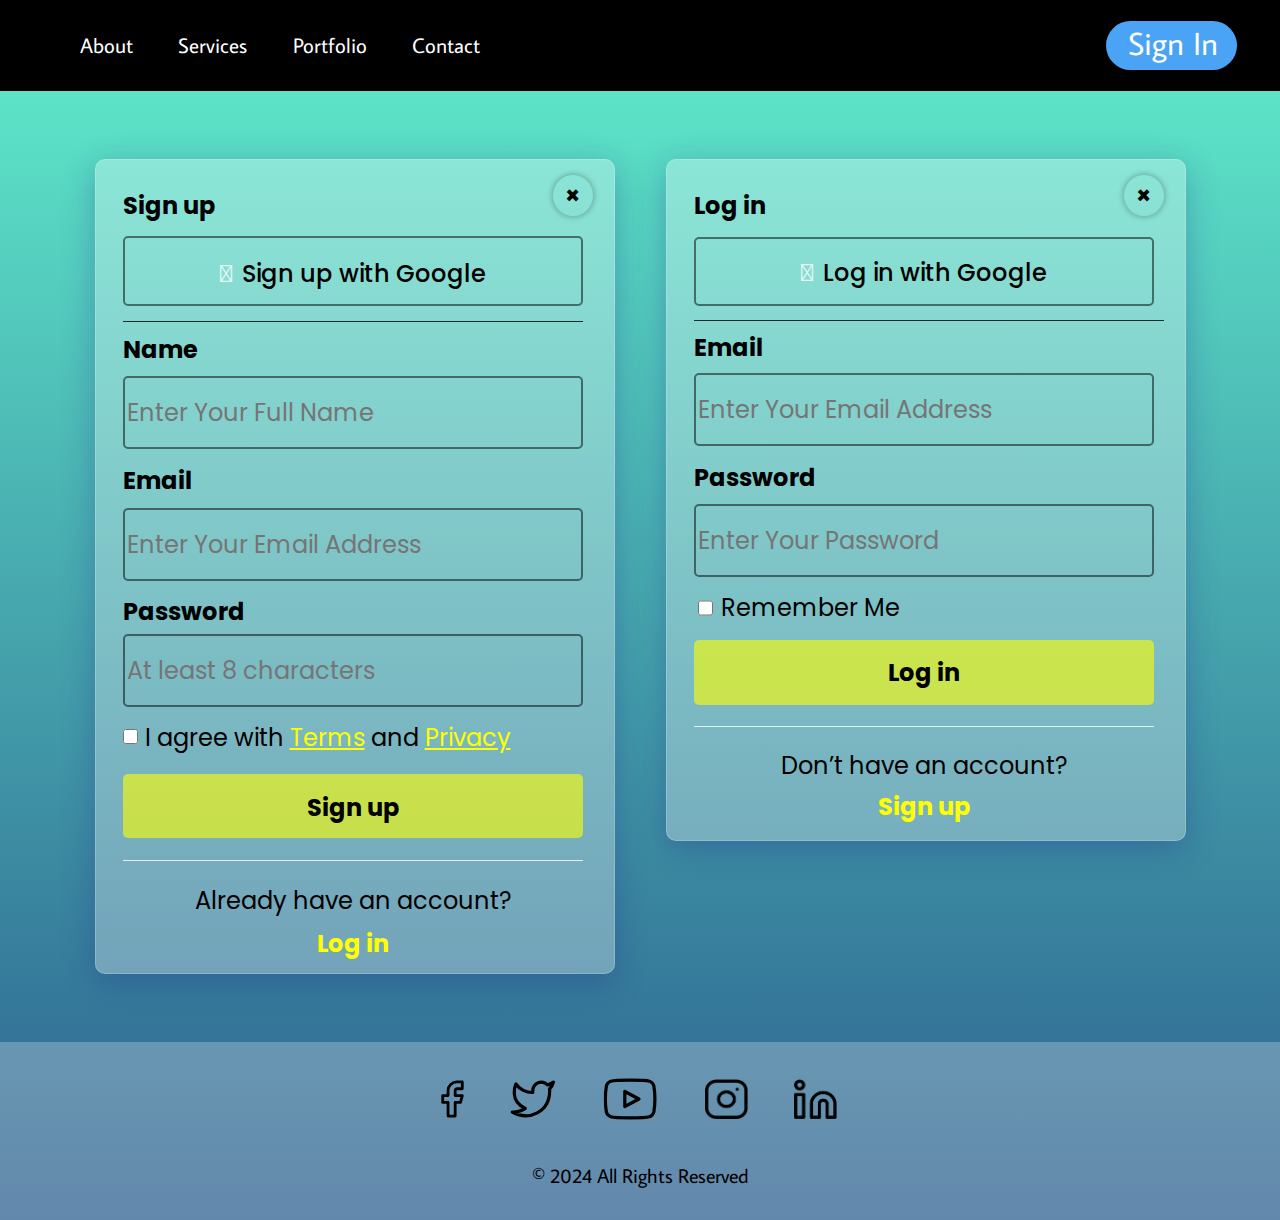
<file: Assignment_2/Sign In/index.html>
<!DOCTYPE html>
<html>

<head>
  <meta charset="utf-8" />
  <meta name="viewport" content="initial-scale=1, width=device-width" />

  <link rel="stylesheet" href="./index.css" />
  <link rel="stylesheet" href="https://fonts.googleapis.com/css2?family=Average Sans:wght@400&display=swap" />
  <link rel="stylesheet" href="https://fonts.googleapis.com/css2?family=Poppins:wght@400;500;700&display=swap" />
</head>

<body>
  <div class="sign-insign-up">
    <header class="header">
      <div class="header-child"></div>
      <nav class="about-services-portfolio-frame">
        <div class="about"><a href="#" class="nav-text">About</a></div>
        <div class="services"><a href="#" class="nav-text">Services</a></div>
        <div class="portfolio"><a href="#" class="nav-text">Portfolio</a></div>
        <div class="contact"><a href="#" class="nav-text">Contact</a></div>
      </nav>
      <div class="main-frame">
        <div class="main-frame-child"></div>
        <div class="sign-in"><a href="#" class="nav-text">Sign In</a></div>
      </div>
    </header>
    <section class="sign-up-text">
      <div class="signup">
        <div class="signup1"></div>
        <form class="google-icon">
          <div class="signup-frame">
            <b class="sign-up">Sign up</b>
            <div class="email-input">
              <div class="password-input">
                <div class="agree-terms-checkbox"></div>
                <b class="b">×</b>
              </div>
            </div>
          </div>
          <div class="already-have-account-text">
            <div class="log-in-text">
              <div class="social-login">
                <div class="div"></div>
                <div class="sign-up-with">Sign up with Google</div>
                <div class="social-login-child"></div>
              </div>
            </div>
            <div class="name-label"></div>
            <div class="enter-name">
              <b class="name">Name</b>
              <div class="enter-your-full-name-parent">
                <input class="enter-your-full" placeholder="Enter Your Full Name" type="text" />

                <div class="frame-child"></div>
              </div>
            </div>
            <b class="email">Email</b>
            <div class="enter-your-email-address-parent">
              <input class="enter-your-email" placeholder="Enter Your Email Address" type="text" />

              <div class="frame-item"></div>
            </div>
          </div>
          <div class="password-parent">
            <b class="password">Password</b>
            <div class="at-least-8-characters-parent">
              <input class="at-least-8" placeholder="At least 8 characters" type="text" />

              <div class="frame-inner"></div>
            </div>
          </div>
          <div class="agreement-frame">
            <div class="agreement-frame-inner">
              <input class="rectangle-input" type="checkbox" />
            </div>
            <div class="i-agree-with-container">
              <span class="i-agree-with">I agree with </span>
              <span class="terms">Terms</span>
              <span class="and"> and </span>
              <span class="privacy">Privacy</span>
            </div>
          </div>
          <div class="sign-up-button">
            <button class="signupbutton">
              <div class="signupbutton-child"></div>
              <b class="sign-up1">Sign up</b>
            </button>
            <div class="sign-up-button-child"></div>
          </div>
          <div class="login">
            <div class="already-have-an">Already have an account?</div>
          </div>
        </form>
        <div class="signup-container">
          <b class="log-in">Log in</b>
        </div>
      </div>
      <div class="login1">
        <div class="login2"></div>
        <form class="login-container">
          <div class="log-in-header">
            <div class="sign-up-frame">
              <div class="log-in-parent">
                <b class="log-in1">Log in</b>
                <div class="sign-up-text1">
                  <div class="social-login-frame">
                    <div class="social-login-frame-child"></div>
                    <b class="b1">×</b>
                  </div>
                </div>
              </div>
              <div class="social-login1">
                <div class="social-login-item"></div>
                <div class="div1"></div>
                <div class="log-in-with">Log in with Google</div>
              </div>
              <div class="email-input1"></div>
            </div>
            <b class="email1">Email</b>
          </div>
          <div class="password-input1">
            <div class="log-in-form-frame">
              <input class="enter-your-email1" placeholder="Enter Your Email Address" type="text" />

              <div class="log-in-form-frame-child"></div>
            </div>
          </div>
          <div class="submit-signup-btn">
            <b class="password1">Password</b>
            <div class="email-input2">
              <input class="enter-your-password" placeholder="Enter Your Password" type="text" />

              <div class="email-input-child"></div>
            </div>
          </div>
          <div class="remember-me">
            <input type="checkbox" class="login-button"></input>
            <div class="remember-me1">Remember Me</div>
          </div>
          <div class="donot-have-an-account">
            <button class="loginbutton">
              <div class="loginbutton-child"></div>
              <b class="log-in2">Log in</b>
            </button>
            <div class="donot-have-an-account-child"></div>
          </div>
          <div class="footer">
            <div class="dont-have-an">Don’t have an account?</div>
          </div>
        </form>
        <div class="social-media">
          <b class="sign-up2">Sign up</b>
        </div>
      </div>
    </section>
    <section class="footer1">
      <div class="copyright">
        <a href="#"> <img class="social-icon" loading="lazy" alt="" src="./public/social.svg" /></a>

        <a href="#"> <img class="social-icon1" loading="lazy" alt="" src="./public/social-1.svg" /></a>

        <a href="#"> <img class="social-icon2" loading="lazy" alt="" src="./public/social-2.svg" /></a>

        <a href="#"> <img class="social-icon3" loading="lazy" alt="" src="./public/social-3@2x.png" /></a>

        <a href="#"> <img class="social-icon4" loading="lazy" alt="" src="./public/social-4@2x.png" /></a>

      </div>
      <div class="copyright1">
        <div class="all-rights-reserved">© 2024 All Rights Reserved</div>
      </div>
    </section>
  </div>
</body>

</html>
</file>
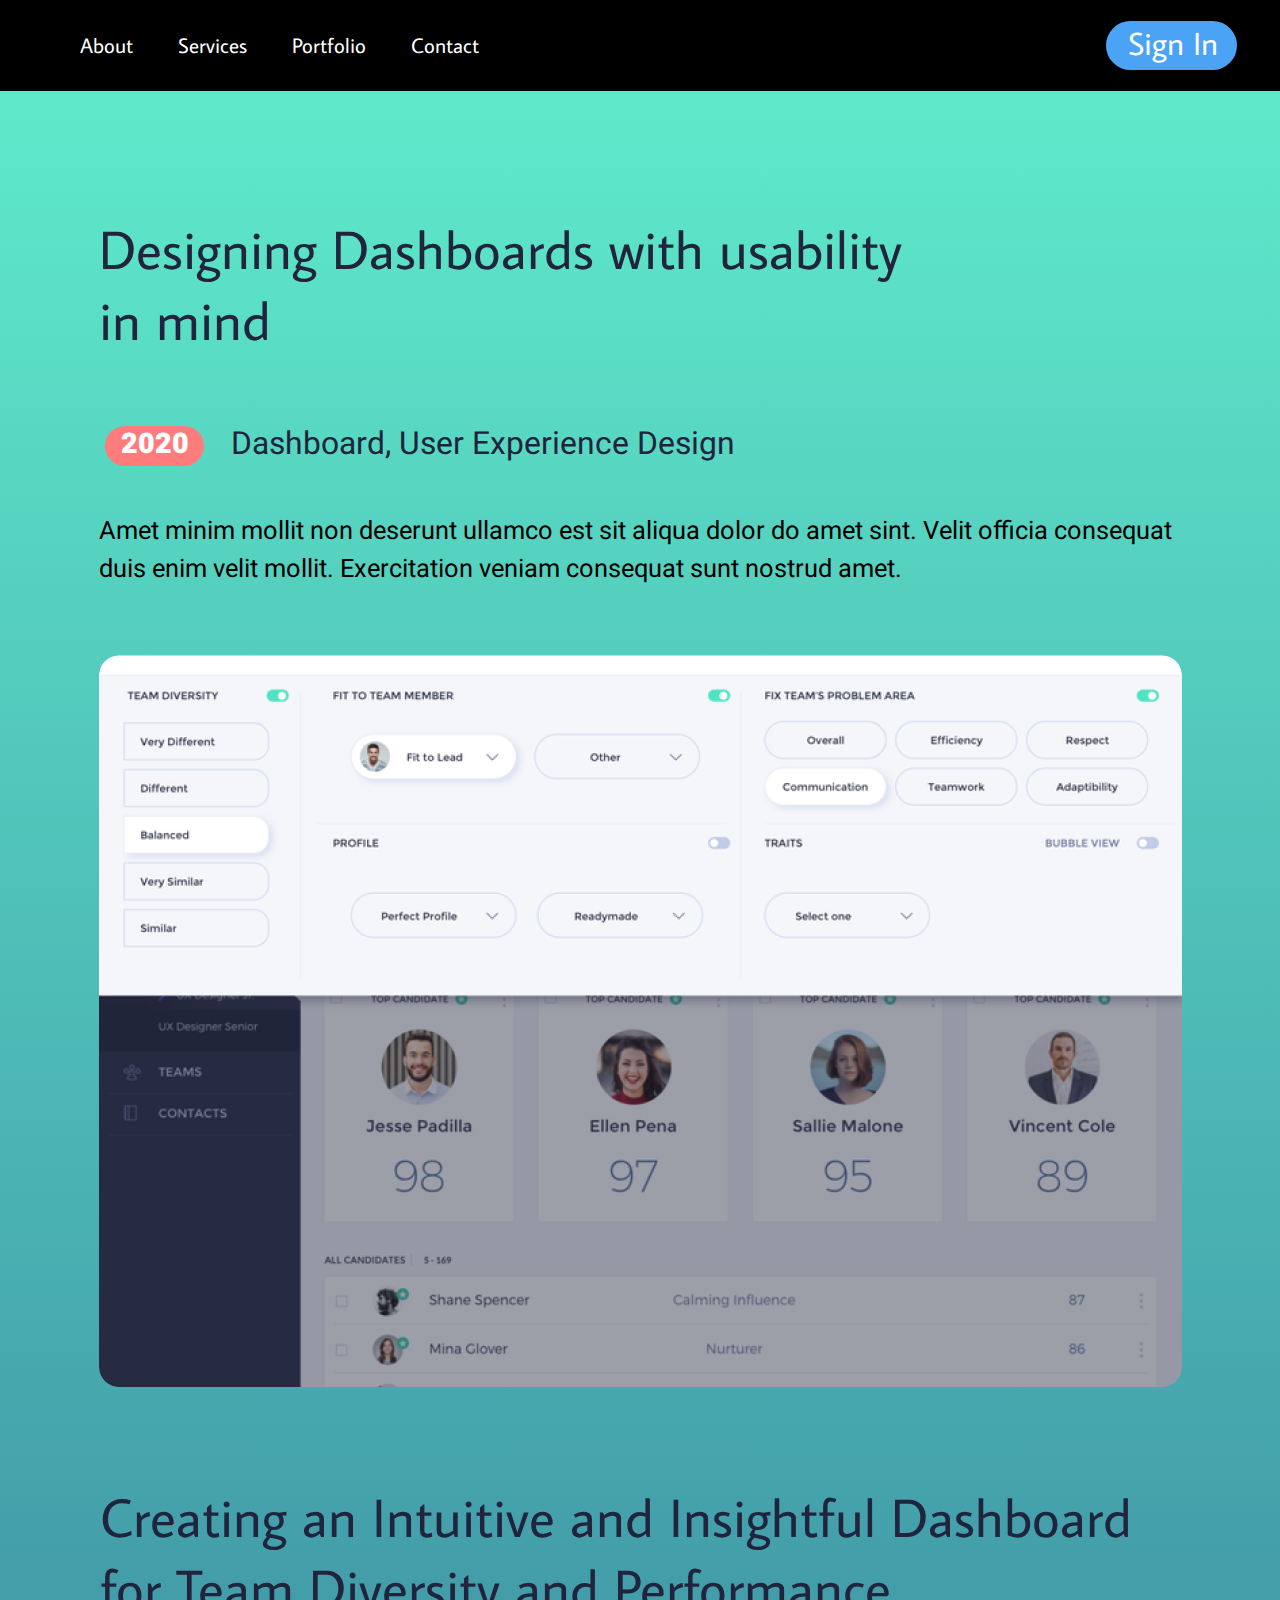
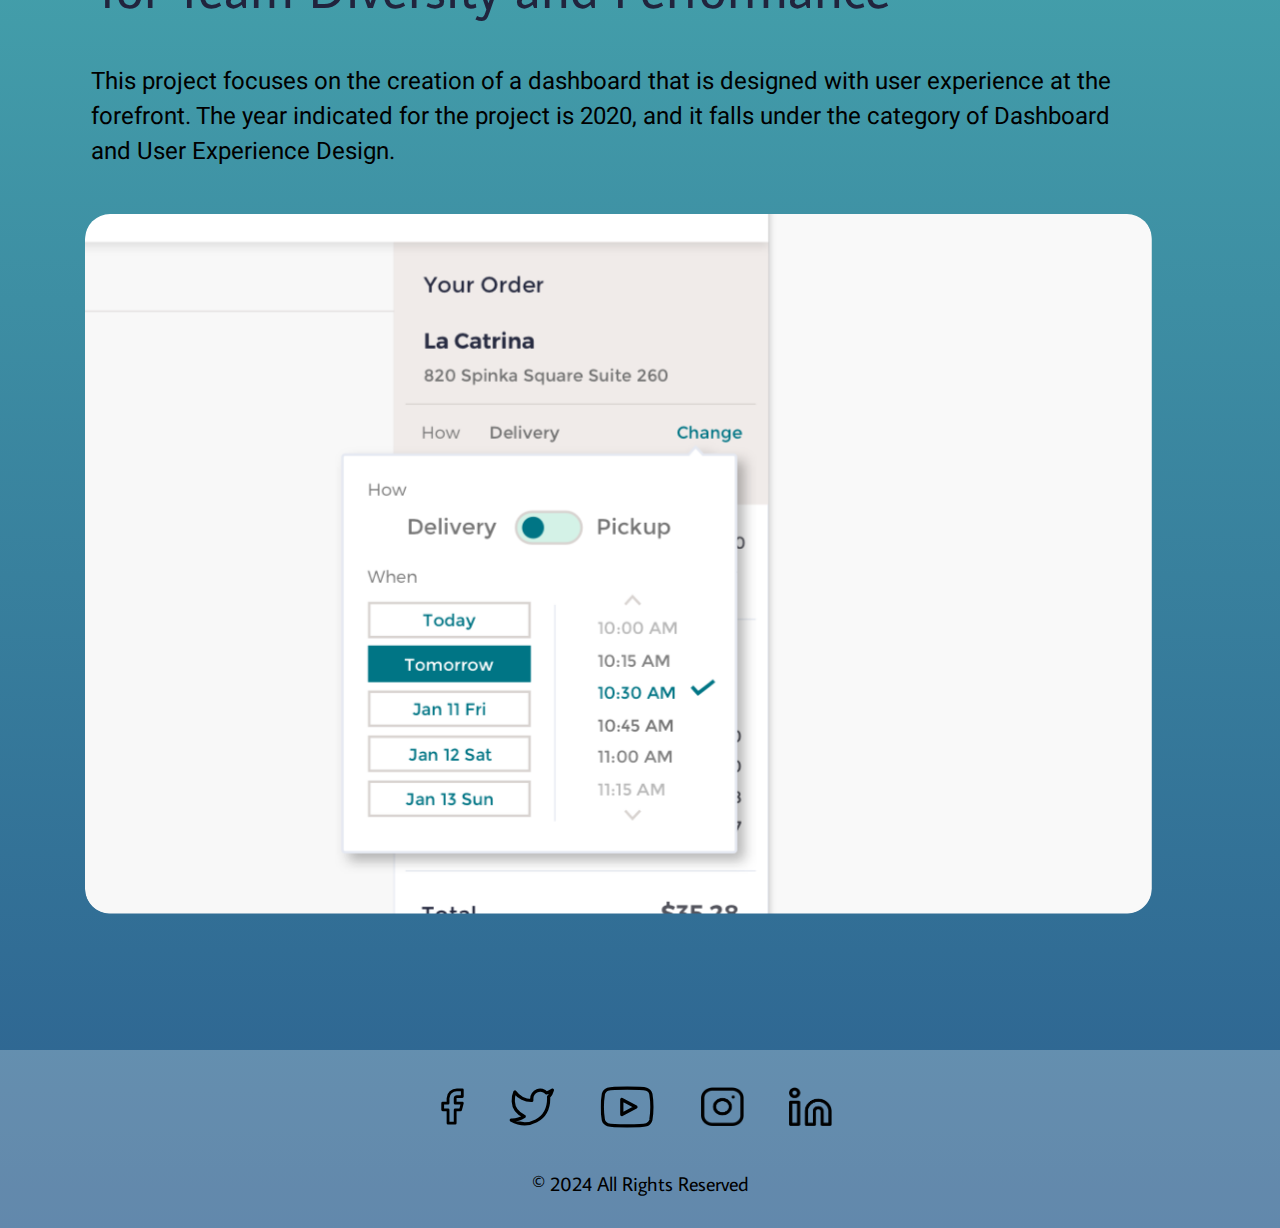
<file: Assignment_2/Work Detail/index.html>
<!DOCTYPE html>
<html>

<head>
  <meta charset="utf-8" />
  <meta name="viewport" content="initial-scale=1, width=device-width" />

  <link rel="stylesheet" href="./index.css" />
  <link rel="stylesheet" href="https://fonts.googleapis.com/css2?family=Average Sans:wght@400&display=swap" />
  <link rel="stylesheet" href="https://fonts.googleapis.com/css2?family=Heebo:wght@400;900&display=swap" />
</head>

<body>
  <div class="work-detail">
    <header class="header">
      <div class="header-child"></div>
      <nav class="about-parent">
        <div class="about"><a href="#" class="nav-text">About</a></div>
        <div class="services"><a href="#" class="nav-text">Services</a></div>
        <div class="portfolio"><a href="#" class="nav-text">Portfolio</a></div>
        <div class="contact"><a href="#" class="nav-text">Contact</a></div>
      </nav>
      <div class="rectangle-parent">
        <div class="frame-child"></div>
        <h2 class="sign-in"><a href="#" class="nav-text">Sign In</a></h2>
      </div>
    </header>
    <main class="work-detail-inner">
      <section class="frame-parent">
        <div class="frame-wrapper">
          <div class="designing-dashboards-with-usab-parent">
            <div class="designing-dashboards-with">
              Designing Dashboards with usability in mind
            </div>
            <div class="frame-group">
              <div class="frame-container">
                <div class="frame-div">
                  <div class="rectangle-group">
                    <div class="frame-item"></div>
                    <div class="div">2020</div>
                  </div>
                  <div class="dashboard-user-experience-des-wrapper">
                    <div class="dashboard-user-experience">
                      Dashboard, User Experience Design
                    </div>
                  </div>
                </div>
              </div>
              <div class="amet-minim-mollit">
                Amet minim mollit non deserunt ullamco est sit aliqua dolor do
                amet sint. Velit officia consequat duis enim velit mollit.
                Exercitation veniam consequat sunt nostrud amet.
              </div>
            </div>
            <img class="frame-inner" loading="lazy" alt="" src="./public/rectangle-4@2x.png" />
          </div>
        </div>
        <div class="frame-parent1">
          <div class="creating-an-intuitive-and-insi-parent">
            <h1 class="creating-an-intuitive">
              Creating an Intuitive and Insightful Dashboard for Team
              Diversity and Performance
            </h1>
            <div class="this-project-focuses">
              This project focuses on the creation of a dashboard that is
              designed with user experience at the forefront. The year
              indicated for the project is 2020, and it falls under the
              category of Dashboard and User Experience Design.
            </div>
          </div>
          <img class="rectangle-icon" loading="lazy" alt="" src="./public/rectangle-6@2x.png" />
        </div>
      </section>
    </main>
    <footer class="footer">
      <div class="social-parent">
        <a href="#"> <img class="social-icon" loading="lazy" alt="" src="./public/social.svg" /></a>

        <a href="#"> <img class="social-icon1" loading="lazy" alt="" src="./public/social-1.svg" /></a>

        <a href="#"> <img class="social-icon2" loading="lazy" alt="" src="./public/social-2.svg" /></a>

        <a href="#"> <img class="social-icon3" loading="lazy" alt="" src="./public/social-3@2x.png" /></a>

        <a href="#"> <img class="social-icon4" loading="lazy" alt="" src="./public/social-4@2x.png" /></a>

      </div>
      <div class="copyright">
        <div class="all-rights-reserved">© 2024 All Rights Reserved</div>
      </div>
    </footer>
  </div>
</body>

</html>
</file>
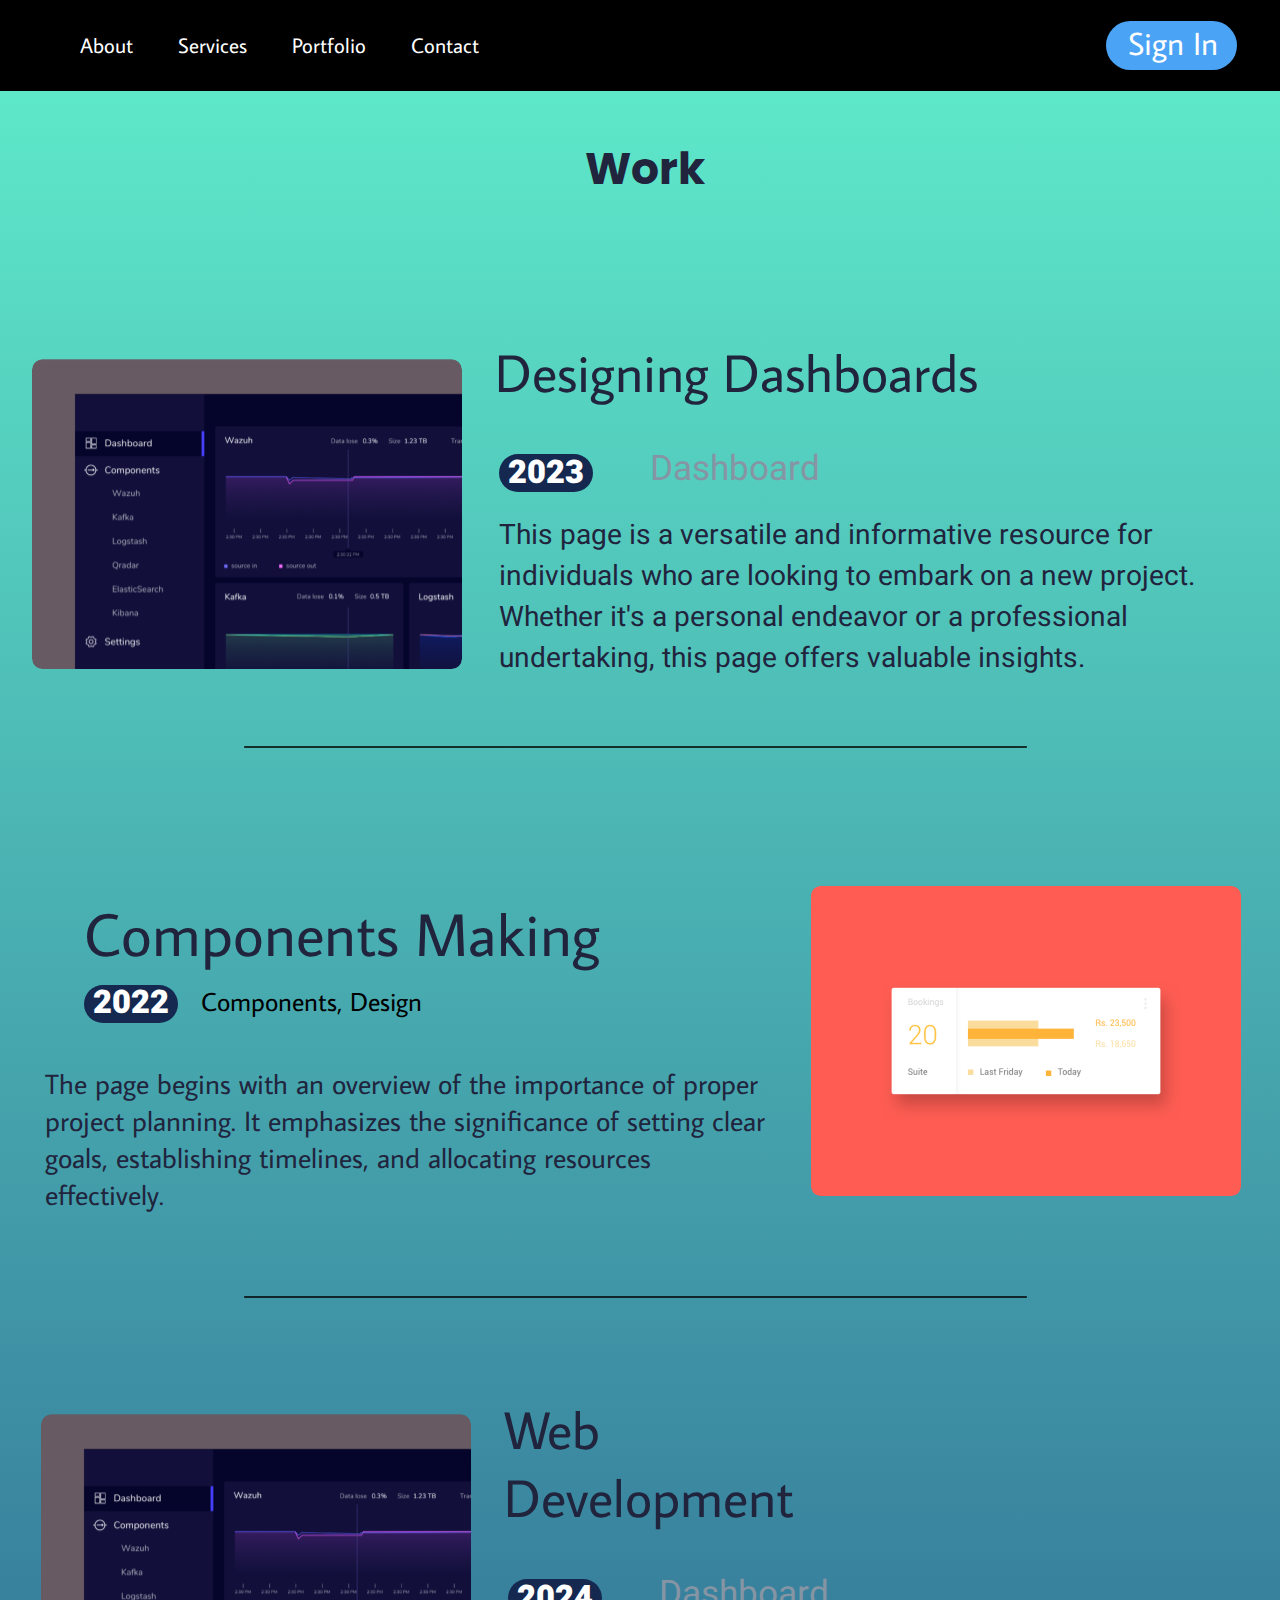
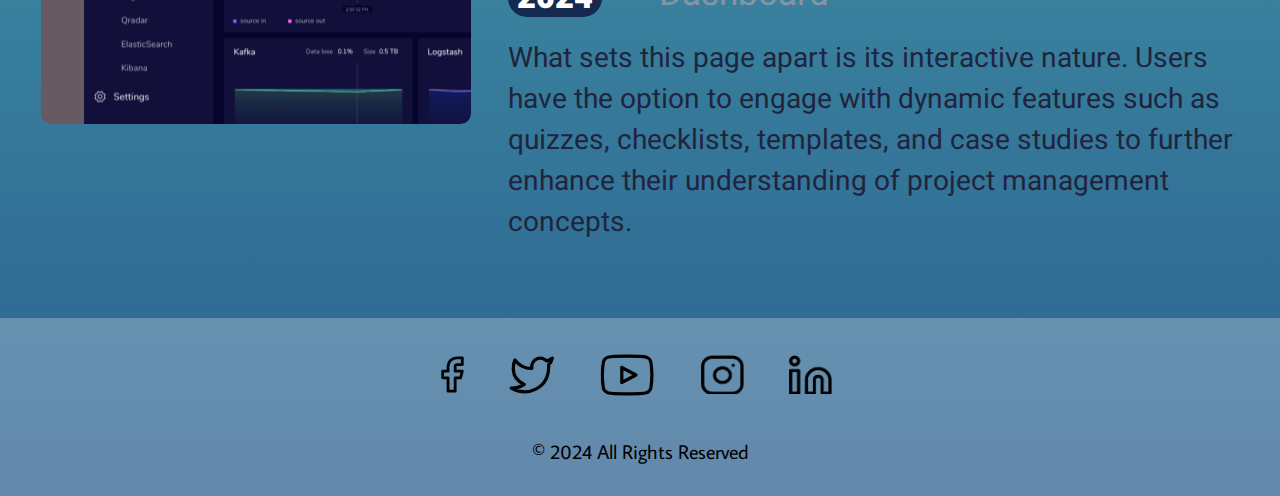
<file: Assignment_2/Work/index.html>
<!DOCTYPE html>
<html>

<head>
  <meta charset="utf-8" />
  <meta name="viewport" content="initial-scale=1, width=device-width" />

  <link rel="stylesheet" href="./index.css" />
  <link rel="stylesheet" href="https://fonts.googleapis.com/css2?family=Average Sans:wght@400&display=swap" />
  <link rel="stylesheet" href="https://fonts.googleapis.com/css2?family=Poppins:wght@700&display=swap" />
  <link rel="stylesheet" href="https://fonts.googleapis.com/css2?family=Heebo:wght@400;900&display=swap" />
</head>

<body>
  <div class="work">
    <header class="header">
      <div class="header-child"></div>
      <nav class="about-services-portfolio-conta">
        <div class="about"><a href="#" class="nav-text">About</a></div>
        <div class="services"><a href="#" class="nav-text">Services</a></div>
        <div class="portfolio"><a href="#" class="nav-text">Portfolio</a></div>
        <div class="contact"><a href="#" class="nav-text">Contact</a></div>
      </nav>
      <div class="work-text">
        <div class="work-text-child"></div>
        <h2 class="sign-in"><a href="#" class="nav-text">Sign In</a></h2>
      </div>
    </header>
    <div class="page-preview">
      <h1 class="work1">Work</h1>
    </div>
    <section class="components-making">
      <div class="components-design">
        <div class="rectangle-shape">
          <div class="about-services-portfolio">
            <img class="contact-info-icon" loading="lazy" alt="" src="./public/rectangle-30@2x.png" />
          </div>
          <div class="designing-dashboards-text">
            <div class="designing-dashboards">Designing Dashboards</div>
            <div class="web-development-frame">
              <div class="interactive-nature-text">
                <div class="components-frame">
                  <div class="dashboard-name-parent">
                    <div class="dashboard-name"></div>
                    <div class="footer-social-links">2023</div>
                  </div>
                  <div class="interactive-elements">
                    <div class="dashboard">Dashboard</div>
                  </div>
                </div>
                <div class="this-page-is">
                  This page is a versatile and informative resource for
                  individuals who are looking to embark on a new project.
                  Whether it's a personal endeavor or a professional
                  undertaking, this page offers valuable insights.
                </div>
              </div>
            </div>
          </div>
        </div>
        <div class="vector-icon-wrapper">
          <img class="vector-icon" loading="lazy" alt="" src="./public/vector-8.svg" />
        </div>
      </div>
    </section>
    <section class="work-inner">
      <div class="frame-parent">
        <div class="frame-group">
          <div class="frame-wrapper">
            <div class="frame-container">
              <div class="frame-div">
                <div class="components-making-parent">
                  <div class="components-making1">
                    <p class="components-making2">Components Making</p>
                  </div>
                  <div class="frame-parent1">
                    <div class="rectangle-parent">
                      <div class="frame-child"></div>
                      <div class="text-section">2022</div>
                    </div>
                    <div class="components-design-wrapper">
                      <div class="components-design1">Components, Design</div>
                    </div>
                  </div>
                </div>
              </div>
              <div class="the-page-begins">
                The page begins with an overview of the importance of proper
                project planning. It emphasizes the significance of setting
                clear goals, establishing timelines, and allocating resources
                effectively.
              </div>
            </div>
          </div>
          <img class="frame-item" loading="lazy" alt="" src="./public/rectangle-40@2x.png" />
        </div>
        <div class="footer-container">
          <img class="header-parent-frame" loading="lazy" alt="" src="./public/vector-8.svg" />
        </div>
      </div>
    </section>
    <section class="vector-frame">
      <div class="frame-container-parent">
        <div class="frame-container1">
          <img class="web-development-frame1" loading="lazy" alt="" src="./public/rectangle-30@2x.png" />
        </div>
        <div class="footer-rectangle">
          <div class="web-development">Web Development</div>
          <div class="web-development-text">
            <div class="dashboard-frame-parent">
              <div class="dashboard-frame">
                <div class="interactive-rectangle-parent">
                  <div class="interactive-rectangle"></div>
                  <div class="web-dev-frame">2024</div>
                </div>
                <div class="sign-in-frame">
                  <div class="dashboard1">Dashboard</div>
                </div>
              </div>
              <div class="what-sets-this-container">
                <p class="what-sets-this">
                  What sets this page apart is its interactive nature. Users
                  have the option to engage with dynamic features such as
                  quizzes, checklists, templates, and case studies to further
                  enhance their understanding of project management concepts.
                </p>
              </div>
            </div>
          </div>
        </div>
      </div>
    </section>
    <footer class="footer">
      <div class="footer-frame">
        <a href="#"> <img class="social-icon" loading="lazy" alt="" src="./public/social.svg" /></a>

        <a href="#"> <img class="social-icon1" loading="lazy" alt="" src="./public/social-1.svg" /></a>

        <a href="#"> <img class="social-icon2" loading="lazy" alt="" src="./public/social-2.svg" /></a>

        <a href="#"> <img class="social-icon3" loading="lazy" alt="" src="./public/social-3@2x.png" /></a>

        <a href="#"> <img class="social-icon4" loading="lazy" alt="" src="./public/social-4@2x.png" /></a>

      </div>
      <div class="copyright">
        <div class="all-rights-reserved">© 2024 All Rights Reserved</div>
      </div>
    </footer>
  </div>
</body>

</html>
</file>
<file: Assignment_2/About/index.css>
body {
  margin: 0;
  line-height: normal;
}
.nav-text{
  color: white;
  text-decoration: none;
}
.nav-text:hover{
  color: blue;
}
.header-child {
  height: 91px;
  width: 1440px;
  position: relative;
  background-color: #000;
  display: none;
  max-width: 100%;
}
.about {
  position: relative;
  z-index: 1;
}
.contact,
.portfolio,
.services {
  flex: 1;
  position: relative;
  z-index: 1;
}
.about-info {
  margin: 0;
  width: 397px;
  display: flex;
  flex-direction: row;
  align-items: flex-start;
  justify-content: flex-start;
  padding: 0 3px 0 0;
  box-sizing: border-box;
  gap: 0 45px;
  max-width: 100%;
  text-align: left;
  font-size: 20.7px;
  color: #fff;
  font-family: "Average Sans";
}
.sign-in-button-child {
  height: 49px;
  width: 131px;
  position: relative;
  border-radius: 25px;
  background-color: #4ba3f5;
  display: none;
}
.sign-in {
  margin: 0;
  align-self: stretch;
  flex: 1;
  position: relative;
  font-size: inherit;
  font-weight: 400;
  font-family: inherit;
  white-space: nowrap;
  z-index: 2;
}
.header,
.header-wrapper,
.sign-in-button {
  display: flex;
  flex-direction: row;
  box-sizing: border-box;
}
.sign-in-button {
  height: 49px;
  width: 131px;
  border-radius: 25px;
  background-color: #4ba3f5;
  align-items: flex-start;
  justify-content: flex-end;
  padding: 1px 8px 20px 22px;
  white-space: nowrap;
  z-index: 1;
}
.header,
.header-wrapper {
  max-width: 100%;
}
.header {
  flex: 1;
  background-color: #000;
  align-items: center;
  justify-content: space-between;
  padding: 21px 43px 21px 80px;
  top: 0;
  z-index: 99;
  position: sticky;
  gap: 20px;
  text-align: left;
  font-size: 32px;
  color: #000;
  font-family: "Average Sans";
}
.header-wrapper {
  align-self: stretch;
  align-items: flex-start;
  justify-content: flex-start;
  padding: 0 0 94px;
}
.ellipse-shape-icon {
  height: 366px;
  width: 365px;
  position: relative;
  border-radius: 50%;
  object-fit: cover;
  max-width: 100%;
}
.about-me1 {
  margin: 0;
  width: 193px;
  height: 58px;
  position: relative;
  font-size: inherit;
  font-weight: 700;
  font-family: inherit;
  display: inline-block;
  flex-shrink: 0;
}
.blank-line,
.it-is-harsh,
.with-that-said {
  margin: 0;
}
.it-is-harsh-container {
  width: 711px;
  height: 340px;
  position: relative;
  font-size: 20px;
  letter-spacing: 0.04em;
  line-height: 170.9%;
  font-weight: 600;
  font-family: "Public Sans";
  color: #313131;
  display: inline-block;
  flex-shrink: 0;
}
.about-me-text,
.ellipse-shape-parent,
.testimonials-section {
  display: flex;
  align-items: flex-start;
  justify-content: flex-start;
  max-width: 100%;
}
.about-me-text {
  flex-direction: column;
  gap: 11px 0;
  min-width: 711px;
}
.ellipse-shape-parent,
.testimonials-section {
  flex-direction: row;
}
.ellipse-shape-parent {
  gap: 0 139px;
}
.testimonials-section {
  padding: 0 39px 0 0;
  box-sizing: border-box;
  flex-shrink: 0;
}
.line-separator {
  align-self: stretch;
  height: 1px;
  position: relative;
  border-top: 1px solid #000;
  box-sizing: border-box;
}
.divider-line {
  width: 1388px;
  display: flex;
  flex-direction: column;
  align-items: center;
  justify-content: flex-start;
  padding: 0 20px 39px;
  box-sizing: border-box;
  gap: 18px 0;
  max-width: 100%;
  text-align: left;
  font-size: 29px;
  color: #000;
  font-family: Raleway;
}
.courses-at {
  height: 37px;
  position: relative;
  text-transform: capitalize;
  display: inline-block;
}
.silver-oak-university-text {
  display: flex;
  flex-direction: row;
  align-items: flex-start;
  justify-content: flex-start;
  padding: 0 5px;
}
.silver-oak-university {
  flex: 1;
  position: relative;
  display: inline-block;
  max-width: 100%;
}
.silver-oak-university-wrapper {
  width: 428px;
  display: flex;
  flex-direction: row;
  align-items: flex-start;
  justify-content: flex-start;
  padding: 0 5px;
  box-sizing: border-box;
  max-width: 100%;
}
.figma-basics,
.introduction-to-information,
.programming-fundamentals,
.visionary-leader-and {
  margin-bottom: 0;
}
.introduction-to-information-an {
  margin: 0;
  font-family: inherit;
  font-size: inherit;
  padding-left: 28px;
}
.introduction-to-information-container {
  width: 482.7px;
  height: 268px;
  position: relative;
  font-size: 21px;
  letter-spacing: 0.04em;
  line-height: 225.9%;
  font-weight: 300;
  font-family: "Public Sans";
  display: inline-block;
  flex-shrink: 0;
}
.footer-social-links,
.intro-text {
  display: flex;
  flex-direction: column;
  align-items: flex-start;
  justify-content: flex-start;
  max-width: 100%;
}
.intro-text {
  align-self: stretch;
  gap: 90px 0;
}
.footer-social-links {
  width: 483px;
  padding: 0 0 4px;
  box-sizing: border-box;
  min-width: 483px;
}
.rectangle-shape-child {
  border: 0;
  background-color: #c4c4c4;
  height: 394px;
  width: 432px;
  outline: 0;
  position: relative;
  min-width: 432px;
  max-width: 100%;
}
.rectangle-shape {
  align-self: stretch;
  display: flex;
  flex-direction: row;
  align-items: flex-end;
  justify-content: space-between;
  max-width: 100%;
  gap: 20px;
  font-size: 41.8px;
  color: #000;
}
.courses-frame,
.testimonials-text {
  display: flex;
  align-items: flex-start;
  justify-content: flex-start;
  max-width: 100%;
}
.courses-frame {
  flex: 1;
  flex-direction: column;
  gap: 14px 0;
}
.testimonials-text {
  width: 1188px;
  flex-direction: row;
  padding: 0 6px 0 0;
  box-sizing: border-box;
  text-align: left;
  font-size: 32.9px;
  color: #251272;
  font-family: "Average Sans";
}
.testimonials-child {
  align-self: stretch;
  height: 1px;
  position: relative;
  border-top: 1px solid #000;
  box-sizing: border-box;
}
.testimonials1 {
  position: relative;
}
.testimonials {
  width: 1388px;
  display: flex;
  flex-direction: column;
  align-items: center;
  justify-content: flex-start;
  padding: 0 20px 42px;
  box-sizing: border-box;
  gap: 32px 0;
  max-width: 100%;
  text-align: left;
  font-size: 56.2px;
  color: #000;
  font-family: "Average Sans";
}
.test-1-child {
  width: 601px;
  height: 325px;
  position: relative;
  display: none;
  max-width: 100%;
  z-index: 0;
}
.quote-1-icon {
  width: 24px;
  height: 24px;
  position: absolute;
  margin: 0 !important;
  top: 30px;
  left: 58px;
  overflow: hidden;
  flex-shrink: 0;
  z-index: 1;
}
.i-dont-have {
  width: 485.2px;
  height: 156px;
  position: relative;
  display: flex;
  align-items: center;
  flex-shrink: 0;
  z-index: 1;
}
.mohit-kumar,
.web-developer {
  margin: 0;
}
.mohit-kumar-web-container1 {
  width: 100%;
}
.mohit-kumar-web-container {
  width: 152px;
  height: 26px;
  position: relative;
  font-size: 20px;
  color: #000;
  display: flex;
  align-items: center;
  flex-shrink: 0;
  z-index: 1;
}
.i-dont-have-words-to-thank-th-parent {
  display: flex;
  flex-direction: column;
  align-items: flex-start;
  justify-content: flex-start;
  padding: 0 7px;
  gap: 15px 0;
}
.test-1,
.test-2-child {
  position: relative;
  background-color: rgba(55, 65, 81, 0.6);
  max-width: 100%;
}
.test-1 {
  display: flex;
  flex-direction: column;
  align-items: center;
  justify-content: flex-end;
  padding: 51px;
  box-sizing: border-box;
  min-height: 325px;
}
.test-2-child {
  width: 601px;
  height: 325px;
  display: none;
}
.for-everyone-who,
.quote-2-icon {
  position: relative;
  flex-shrink: 0;
  z-index: 1;
}
.quote-2-icon {
  width: 24px;
  height: 24px;
  overflow: hidden;
}
.for-everyone-who {
  width: 497px;
  height: 157px;
  display: flex;
  align-items: center;
}
.quote-2-parent {
  display: flex;
  flex-direction: column;
  align-items: flex-start;
  justify-content: flex-start;
  gap: 15px 0;
}
.rakesh-shetty,
.web-developer1 {
  margin: 0;
}
.rakesh-shetty-web-container {
  height: 43px;
  position: relative;
  color: #000;
  display: flex;
  align-items: center;
  flex-shrink: 0;
  z-index: 1;
}
.test-1-parent,
.test-2 {
  display: flex;
  align-items: flex-start;
  justify-content: flex-start;
  box-sizing: border-box;
  max-width: 100%;
}
.test-2 {
  background-color: rgba(55, 65, 81, 0.6);
  flex-direction: column;
  padding: 30px 56px 34px 48px;
  gap: 22px;
  font-size: 22px;
}
.test-1-parent {
  flex-direction: row;
  padding: 0 20px 13px;
  gap: 0 51px;
  text-align: left;
  font-size: 21.5px;
  color: #fff;
  font-family: "Average Sans";
}
.social-icon {
  height: 39.4px;
  width: 23px;
  position: relative;
}
.social-icon1,
.social-icon2 {
  height: 46px;
  width: 46px;
  position: relative;
  overflow: hidden;
  flex-shrink: 0;
  min-height: 46px;
}
.social-icon2 {
  width: 55.9px;
}
.social-icon3,
.social-icon4 {
  height: 39.4px;
  width: 42.7px;
  position: relative;
  object-fit: cover;
}

.social-parent {
  width: 398px;
  display: flex;
  flex-direction: row;
  align-items: center;
  justify-content: space-between;
  padding: 0 7px 0 0;
  box-sizing: border-box;
  max-width: 100%;
  gap: 20px;
}
.all-rights-reserved {
  margin-top: -5px;
  margin-bottom: -5px;
  position: relative;
}
.copyright {
  height: 16px;
  display: flex;
  flex-direction: row;
  align-items: flex-end;
  justify-content: flex-end;
  padding: 0;
  box-sizing: border-box;
}
.about-me,
.footer {
  display: flex;
  flex-direction: column;
  align-items: center;
  justify-content: flex-start;
}
.footer {
  align-self: stretch;
  background-color: rgba(255, 255, 255, 0.26);
  padding: 34px 34px 37px;
  box-sizing: border-box;
  gap: 40px 0;
  max-width: 100%;
  text-align: left;
  font-size: 20px;
  color: #000;
  font-family: "Average Sans";
}
.about-me {
  width: 100%;
  position: relative;
  background: linear-gradient(180deg, #60eecc, #2c5f8f);
  overflow: hidden;
  gap: 107px 0;
  letter-spacing: normal;
}
@media screen and (max-width: 1225px) {
  .about-me-text,
  .ellipse-shape-icon {
    flex: 1;
  }
  .ellipse-shape-parent {
    flex-wrap: wrap;
    gap: 0 69px;
  }
  .test-1-parent {
    flex-wrap: wrap;
  }
}
@media screen and (max-width: 1050px) {
  .about-me-text {
    min-width: 100%;
  }
  .footer-social-links,
  .rectangle-shape-child {
    flex: 1;
  }
  .rectangle-shape {
    flex-wrap: wrap;
  }
}
@media screen and (max-width: 750px) {
  .about-info {
    display: none;
  }
  .header {
    padding-left: 40px;
    padding-right: 21px;
    box-sizing: border-box;
  }
  .ellipse-shape-parent {
    gap: 0 35px;
  }
  .courses-at {
    font-size: 26px;
  }
  .silver-oak-university {
    font-size: 33px;
  }
  .intro-text {
    gap: 45px 0;
  }
  .footer-social-links,
  .rectangle-shape-child {
    min-width: 100%;
  }
  .testimonials1 {
    font-size: 45px;
  }
  .testimonials {
    gap: 16px 0;
  }
  .test-1,
  .test-2 {
    padding-left: 25px;
    padding-right: 25px;
    box-sizing: border-box;
  }
  .test-2 {
    padding-left: 24px;
    padding-right: 28px;
  }
  .test-1-parent {
    gap: 0 25px;
  }
  .footer {
    gap: 20px 0;
  }
  .about-me {
    gap: 53px 0;
  }
}
@media screen and (max-width: 450px) {
  .about-info {
    gap: 0 22px;
  }
  .about-me1 {
    font-size: 23px;
  }
  .it-is-harsh-container {
    font-size: 16px;
    line-height: 27px;
  }
  .ellipse-shape-parent {
    gap: 0 17px;
  }
  .courses-at {
    font-size: 20px;
  }
  .silver-oak-university {
    font-size: 25px;
  }
  .introduction-to-information-container {
    font-size: 17px;
    line-height: 38px;
  }
  .testimonials1 {
    font-size: 34px;
  }
  .i-dont-have {
    font-size: 17px;
  }
  .mohit-kumar-web-container {
    font-size: 16px;
  }
  .for-everyone-who,
  .rakesh-shetty-web-container {
    font-size: 18px;
  }
  .social-parent {
    flex-wrap: wrap;
    justify-content: center;
  }
  .all-rights-reserved {
    font-size: 16px;
  }
  .about-me {
    gap: 27px 0;
  }
}
</file>
<file: Assignment_2/Blog/index.css>
body {
  margin: 0;
  line-height: normal;
}
.nav-text{
  color: white;
  text-decoration: none;
}
.nav-text:hover{
  color: blue;
}
.header-child {
  height: 91px;
  width: 1440px;
  position: relative;
  background-color: #000;
  display: none;
  max-width: 100%;
}
.about,
.contact,
.portfolio,
.services {
  position: relative;
  z-index: 1;
}
.article-image,
.how-to-section {
  margin: 0;
  display: flex;
  align-items: flex-start;
}
.how-to-section {
  align-self: stretch;
  flex-direction: row;
  justify-content: space-between;
  gap: 20px;
  text-align: left;
  font-size: 20.7px;
  color: #fff;
  font-family: "Average Sans";
}
.article-image {
  width: 397px;
  flex-direction: column;
  justify-content: flex-start;
  padding: 11px 0 0;
  box-sizing: border-box;
  max-width: 100%;
}
.author-info-child {
  height: 49px;
  width: 131px;
  position: relative;
  border-radius: 25px;
  background-color: #4ba3f5;
  display: none;
}
.sign-in {
  margin: 0;
  align-self: stretch;
  position: relative;
  font-size: inherit;
  font-weight: 400;
  font-family: inherit;
  white-space: nowrap;
  z-index: 2;
}
.author-info,
.header {
  display: flex;
  flex-direction: row;
  align-items: flex-start;
  box-sizing: border-box;
}
.author-info {
  height: 49px;
  border-radius: 25px;
  background-color: #4ba3f5;
  justify-content: flex-start;
  padding: 1px 15px 20px 22px;
  white-space: nowrap;
  z-index: 1;
}
.header {
  align-self: stretch;
  background-color: #000;
  justify-content: space-between;
  padding: 21px 43px 21px 80px;
  top: 0;
  z-index: 99;
  position: sticky;
  max-width: 100%;
  gap: 20px;
  text-align: left;
  font-size: 32px;
  color: #000;
  font-family: "Average Sans";
}
.january-child {
  width: 1440px;
  height: 500px;
  position: relative;
  background-color: rgba(239, 240, 243, 0.3);
  display: none;
  max-width: 100%;
}
.mobile-development {
  position: relative;
  text-transform: capitalize;
}
.line-icon {
  width: 35px;
  height: 4.5px;
  position: relative;
}
.button,
.section-name {
  display: flex;
  align-items: flex-start;
  justify-content: flex-start;
}
.button {
  height: 15px;
  flex-direction: column;
  padding: 15px 0 0;
  box-sizing: border-box;
}
.section-name {
  flex-direction: row;
  gap: 0 10px;
}
.see-all-article {
  position: absolute;
  margin: 0 !important;
  top: 0;
  left: -28px;
  text-transform: capitalize;
  display: inline-block;
  height: 100%;
}
.article-title-icon {
  height: 14px;
  width: 6px;
  position: relative;
}
.link {
  align-self: stretch;
  display: flex;
  flex-direction: row;
  align-items: flex-start;
  justify-content: flex-end;
  padding: 9px 7px 2px;
  position: relative;
  gap: 0 5px;
}
.footer,
.section-name-and-link {
  display: flex;
  align-items: flex-start;
  box-sizing: border-box;
}
.footer {
  width: 159px;
  flex-direction: column;
  justify-content: flex-start;
  padding: 2px 0 0;
  text-align: right;
  font-size: 20px;
}
.section-name-and-link {
  width: 1252px;
  flex-direction: row;
  justify-content: space-between;
  padding: 2px 0 3px;
  gap: 20px;
  max-width: 100%;
  z-index: 4;
}
.card-background {
  height: 100%;
  width: 100%;
  position: absolute;
  margin: 0 !important;
  top: 0;
  right: 0;
  bottom: 0;
  left: 0;
  border-radius: 8px;
  background-color: #fffffe;
}
.rounded-icon {
  width: 59px;
  height: 59px;
  position: relative;
  display: none;
}
.article-title-icon1 {
  width: 60px;
  height: 60px;
  position: relative;
}
.css {
  position: relative;
  text-transform: capitalize;
}
.category-card,
.icontittle-category {
  display: flex;
  align-items: flex-start;
  justify-content: flex-start;
}
.icontittle-category {
  flex-direction: column;
  gap: 30px 0;
  z-index: 1;
}
.category-card {
  flex: 1;
  border-radius: 8px;
  box-shadow: 4px 6px 13px rgba(215, 215, 215, 0.25);
  flex-direction: row;
  padding: 65px 30px;
  box-sizing: border-box;
  position: relative;
  min-width: 216px;
  max-width: 220px;
  min-height: 280px;
  z-index: 4;
}
.card-background1 {
  height: 100%;
  width: 100%;
  position: absolute;
  margin: 0 !important;
  top: 0;
  right: 0;
  bottom: 0;
  left: 0;
  border-radius: 8px;
  background-color: #fffffe;
}
.rounded-icon1 {
  width: 59px;
  height: 59px;
  position: relative;
  display: none;
}
.image-container {
  position: absolute;
  top: 0;
  left: 0;
  border-radius: 7.46px;
  background-color: #fffffe;
  width: 100%;
  height: 100%;
}
.frame-group-icon {
  position: absolute;
  height: 35%;
  width: 48.33%;
  top: 31.67%;
  right: 26.67%;
  bottom: 33.33%;
  left: 25%;
  max-width: 100%;
  overflow: hidden;
  max-height: 100%;
  z-index: 1;
}
.image-container-parent {
  cursor: pointer;
  border: 0;
  padding: 0;
  background-color: transparent;
  width: 60px;
  height: 60px;
  position: relative;
}
.javascript {
  position: relative;
  text-transform: capitalize;
}
.category-card1,
.icontittle-category1 {
  display: flex;
  align-items: flex-start;
  justify-content: flex-start;
}
.icontittle-category1 {
  flex-direction: column;
  gap: 30px 0;
  z-index: 1;
}
.category-card1 {
  flex: 1;
  border-radius: 8px;
  box-shadow: 4px 6px 13px rgba(215, 215, 215, 0.25);
  flex-direction: row;
  padding: 65px 30px;
  box-sizing: border-box;
  position: relative;
  min-width: 216px;
  max-width: 220px;
  min-height: 280px;
  z-index: 4;
  color: #232323;
}
.card-background2 {
  height: 100%;
  width: 100%;
  position: absolute;
  margin: 0 !important;
  top: 0;
  right: 0;
  bottom: 0;
  left: 0;
  border-radius: 8px;
  background-color: #6246ea;
}
.rounded-icon2 {
  width: 59px;
  height: 59px;
  position: relative;
  display: none;
}
.frame-child {
  position: absolute;
  top: 0;
  left: 0;
  border-radius: 7.46px;
  background-color: #fffffe;
  width: 100%;
  height: 100%;
}
.logostailwindcss-icon {
  position: absolute;
  top: 18px;
  left: 10px;
  width: 40px;
  height: 24px;
  overflow: hidden;
  z-index: 1;
}
.rectangle-parent {
  cursor: pointer;
  border: 0;
  padding: 0;
  background-color: transparent;
  width: 60px;
  height: 60px;
  position: relative;
}
.tailwind {
  position: relative;
  text-transform: capitalize;
}
.category-card2,
.icontittle-category2 {
  display: flex;
  align-items: flex-start;
  justify-content: flex-start;
}
.icontittle-category2 {
  flex-direction: column;
  gap: 30px 0;
  z-index: 1;
}
.category-card2 {
  flex: 1;
  border-radius: 8px;
  box-shadow: 4px 6px 13px rgba(113, 113, 113, 0.25);
  flex-direction: row;
  padding: 65px 30px;
  box-sizing: border-box;
  position: relative;
  min-width: 216px;
  max-width: 220px;
  min-height: 280px;
  z-index: 4;
  color: #fffffe;
}
.card-background3 {
  height: 100%;
  width: 100%;
  position: absolute;
  margin: 0 !important;
  top: 0;
  right: 0;
  bottom: 0;
  left: 0;
  border-radius: 8px;
  background-color: #fffffe;
}
.rounded-icon3 {
  width: 59px;
  height: 59px;
  position: relative;
  display: none;
}
.icontittle-category-child {
  width: 60px;
  height: 60px;
  position: relative;
}
.vue-js {
  position: relative;
  text-transform: capitalize;
}
.category-card3,
.icontittle-category3 {
  display: flex;
  align-items: flex-start;
  justify-content: flex-start;
}
.icontittle-category3 {
  flex-direction: column;
  gap: 30px 0;
  z-index: 1;
}
.category-card3 {
  flex: 1;
  border-radius: 8px;
  box-shadow: 4px 6px 13px rgba(215, 215, 215, 0.25);
  flex-direction: row;
  padding: 65px 30px;
  box-sizing: border-box;
  position: relative;
  min-width: 216px;
  max-width: 220px;
  min-height: 280px;
  z-index: 4;
}
.card-background4 {
  height: 100%;
  width: 100%;
  position: absolute;
  margin: 0 !important;
  top: 0;
  right: 0;
  bottom: 0;
  left: 0;
  border-radius: 8px;
  background-color: #fffffe;
}
.rounded-icon4 {
  width: 59px;
  height: 59px;
  position: relative;
  display: none;
}
.frame-item {
  position: absolute;
  top: 0;
  left: 0;
  border-radius: 7.46px;
  background-color: #fffffe;
  width: 100%;
  height: 100%;
}
.logosreact-icon {
  position: absolute;
  top: 12px;
  left: 10px;
  width: 40px;
  height: 36px;
  overflow: hidden;
  z-index: 1;
}
.rectangle-group {
  cursor: pointer;
  border: 0;
  padding: 0;
  background-color: transparent;
  width: 60px;
  height: 60px;
  position: relative;
}
.react-js {
  position: relative;
  text-transform: capitalize;
}
.icontittle-category4 {
  display: flex;
  flex-direction: column;
  align-items: flex-start;
  justify-content: flex-start;
  gap: 30px 0;
  z-index: 1;
}
.category-card-parent,
.category-card4 {
  flex: 1;
  flex-direction: row;
  align-items: flex-start;
}
.category-card4 {
  border-radius: 8px;
  box-shadow: 4px 6px 13px rgba(215, 215, 215, 0.25);
  display: flex;
  justify-content: flex-start;
  padding: 65px 30px;
  box-sizing: border-box;
  position: relative;
  min-width: 216px;
  max-width: 220px;
  min-height: 280px;
  z-index: 4;
}
.category-card-parent {
  flex-wrap: wrap;
  gap: 0 37px;
}
.card-frame,
.category-card-parent,
.january,
.post-card-header {
  display: flex;
  justify-content: flex-start;
  max-width: 100%;
}
.card-frame {
  width: 1252px;
  flex-direction: row;
  align-items: flex-start;
  padding: 0 2px;
  box-sizing: border-box;
}
.january,
.post-card-header {
  align-self: stretch;
  flex-direction: column;
}
.january {
  background-color: rgba(239, 240, 243, 0.3);
  align-items: center;
  padding: 67px 20px 68px;
  box-sizing: border-box;
  gap: 50px 0;
  z-index: 3;
  margin-top: -1px;
}
.post-card-header {
  align-items: flex-start;
  text-align: left;
  font-size: 24px;
  color: #2b2c34;
  font-family: "Plus Jakarta Sans";
}
.mobile-development1 {
  position: relative;
  text-transform: capitalize;
}
.line-icon1 {
  width: 35px;
  height: 4.5px;
  position: relative;
}
.january-label,
.section-name1 {
  display: flex;
  align-items: flex-start;
  justify-content: flex-start;
}
.january-label {
  height: 15px;
  flex-direction: column;
  padding: 15px 0 0;
  box-sizing: border-box;
}
.section-name1 {
  flex-direction: row;
  gap: 0 10px;
}
.see-all-article1 {
  position: relative;
  text-transform: capitalize;
}
.free-books-label {
  width: 6px;
  height: 14px;
  position: relative;
}
.free-books-label-wrapper {
  flex-direction: column;
  padding: 9px 0 0;
}
.article-card,
.free-books-label-wrapper,
.link1 {
  display: flex;
  align-items: flex-start;
  justify-content: flex-start;
}
.link1 {
  flex-direction: row;
  padding: 0 7px 0 0;
  gap: 0 12px;
}
.article-card {
  flex-direction: column;
  padding: 2px 0 0;
  text-align: right;
  font-size: 20px;
}
.section-name-and-link1 {
  align-self: stretch;
  display: flex;
  flex-direction: row;
  align-items: flex-start;
  justify-content: space-between;
  padding: 2px 0 3px;
  gap: 20px;
}
.article-image-icon {
  align-self: stretch;
  height: 198px;
  position: relative;
  border-radius: 12.6px;
  max-width: 100%;
  overflow: hidden;
  flex-shrink: 0;
  object-fit: cover;
}
.how-to-make {
  position: relative;
  text-transform: capitalize;
}
.article-imagearticle-tittle {
  align-self: stretch;
  display: flex;
  flex-direction: column;
  align-items: flex-start;
  justify-content: flex-start;
  gap: 25px 0;
}
.authorreleased-dateestimated-child {
  height: 57px;
  width: 57px;
  position: relative;
  border-radius: 50%;
  object-fit: cover;
}
.dasteen {
  position: relative;
  font-weight: 600;
}
.jan-10-2022 {
  position: relative;
  font-size: 14px;
  text-transform: capitalize;
  white-space: pre-wrap;
}
.authorreleased-dateestimated-inner,
.dasteen-parent {
  display: flex;
  flex-direction: column;
  align-items: flex-start;
  justify-content: flex-start;
}
.dasteen-parent {
  gap: 4.2px 0;
}
.authorreleased-dateestimated-inner {
  flex: 1;
  padding: 5.399999999999977px 0 0;
}
.authorreleased-dateestimated {
  align-self: stretch;
  flex-direction: row;
  padding: 0 2px;
  gap: 0 15px;
  font-size: 16px;
}
.article-post-card,
.authorreleased-dateestimated,
.content {
  display: flex;
  align-items: flex-start;
  justify-content: flex-start;
}
.content {
  flex: 1;
  flex-direction: column;
  gap: 80px 0;
}
.article-post-card {
  border-radius: 12px;
  background-color: rgba(255, 255, 255, 0.5);
  box-shadow: 4px 6px 13px rgba(215, 215, 215, 0.25);
  flex-direction: row;
  padding: 20px;
}
.article-image-icon1,
.how-to-make1 {
  align-self: stretch;
  position: relative;
}
.article-image-icon1 {
  height: 198px;
  border-radius: 12.6px;
  max-width: 100%;
  overflow: hidden;
  flex-shrink: 0;
  object-fit: cover;
}
.how-to-make1 {
  text-transform: capitalize;
}
.article-imagearticle-tittle1 {
  align-self: stretch;
  display: flex;
  flex-direction: column;
  align-items: flex-start;
  justify-content: flex-start;
  gap: 25px 0;
}
.authorreleased-dateestimated-item {
  height: 57px;
  width: 57px;
  position: relative;
  border-radius: 50%;
  object-fit: cover;
}
.dasteen1 {
  position: relative;
  font-weight: 600;
}
.jan-10-20221 {
  position: relative;
  font-size: 14px;
  text-transform: capitalize;
  white-space: pre-wrap;
}
.dasteen-group,
.frame-div {
  display: flex;
  flex-direction: column;
  align-items: flex-start;
  justify-content: flex-start;
}
.dasteen-group {
  gap: 4.2px 0;
}
.frame-div {
  flex: 1;
  padding: 5.899999999999977px 0 0;
}
.authorreleased-dateestimated1 {
  align-self: stretch;
  flex-direction: row;
  padding: 0 2px;
  gap: 0 15px;
  font-size: 16px;
}
.article-post-card1,
.authorreleased-dateestimated1,
.content1 {
  display: flex;
  align-items: flex-start;
  justify-content: flex-start;
}
.content1 {
  flex: 1;
  flex-direction: column;
  gap: 55px 0;
}
.article-post-card1 {
  border-radius: 12px;
  background-color: rgba(255, 255, 255, 0.5);
  flex-direction: row;
  padding: 20px;
}
.article-image-icon2,
.how-to-make2 {
  align-self: stretch;
  position: relative;
}
.article-image-icon2 {
  height: 198px;
  border-radius: 12.6px;
  max-width: 100%;
  overflow: hidden;
  flex-shrink: 0;
  object-fit: cover;
}
.how-to-make2 {
  text-transform: capitalize;
}
.article-imagearticle-tittle2 {
  align-self: stretch;
  display: flex;
  flex-direction: column;
  align-items: flex-start;
  justify-content: flex-start;
  gap: 25px 0;
}
.ellipse-shape-icon {
  height: 57px;
  width: 57px;
  position: relative;
  border-radius: 50%;
  object-fit: cover;
}
.dasteen2 {
  position: relative;
  font-weight: 600;
}
.jan-10-20222 {
  position: relative;
  font-size: 14px;
  text-transform: capitalize;
  white-space: pre-wrap;
}
.container-frame,
.inner-frame {
  display: flex;
  flex-direction: column;
  align-items: flex-start;
  justify-content: flex-start;
}
.inner-frame {
  gap: 4.2px 0;
}
.container-frame {
  flex: 1;
  padding: 5.899999999999977px 0 0;
}
.authorreleased-dateestimated2 {
  align-self: stretch;
  flex-direction: row;
  padding: 0 2px;
  gap: 0 15px;
  font-size: 16px;
}
.article-post-card2,
.authorreleased-dateestimated2,
.content2 {
  display: flex;
  align-items: flex-start;
  justify-content: flex-start;
}
.content2 {
  flex: 1;
  flex-direction: column;
  gap: 30px 0;
}
.article-post-card2 {
  border-radius: 12px;
  background-color: rgba(255, 255, 255, 0.5);
  flex-direction: row;
  padding: 20px;
}
.article-image-icon3,
.how-to-make3 {
  align-self: stretch;
  position: relative;
}
.article-image-icon3 {
  height: 198px;
  border-radius: 12.6px;
  max-width: 100%;
  overflow: hidden;
  flex-shrink: 0;
  object-fit: cover;
}
.how-to-make3 {
  text-transform: capitalize;
}
.article-imagearticle-tittle3 {
  align-self: stretch;
  display: flex;
  flex-direction: column;
  align-items: flex-start;
  justify-content: flex-start;
  gap: 25px 0;
}
.round-frames-icon {
  height: 57px;
  width: 57px;
  position: relative;
  border-radius: 50%;
  object-fit: cover;
}
.dasteen3 {
  position: relative;
  font-weight: 600;
}
.jan-10-20223 {
  position: relative;
  font-size: 14px;
  text-transform: capitalize;
  white-space: pre-wrap;
}
.call-to-action-button {
  display: flex;
  flex-direction: column;
  align-items: flex-start;
  justify-content: flex-start;
  gap: 4.2px 0;
}
.parent-frame {
  flex: 1;
  flex-direction: column;
  padding: 5.899999999999977px 0 0;
}
.authorreleased-dateestimated3,
.content3,
.parent-frame {
  display: flex;
  align-items: flex-start;
  justify-content: flex-start;
}
.authorreleased-dateestimated3 {
  align-self: stretch;
  flex-direction: row;
  padding: 0 2px;
  gap: 0 15px;
  font-size: 16px;
}
.content3 {
  flex: 1;
  flex-direction: column;
  gap: 55px 0;
}
.article-post-card3 {
  border-radius: 12px;
  background-color: rgba(255, 255, 255, 0.5);
  display: flex;
  flex-direction: row;
  padding: 20px;
}
.article-post-card3,
.card-post,
.frame-footer,
.post-section-bundle {
  align-items: flex-start;
  justify-content: flex-start;
}
.card-post {
  flex: 1;
  display: grid;
  flex-direction: row;
  gap: 0 16px;
  max-width: 100%;
  grid-template-columns: repeat(4, minmax(225px, 1fr));
}
.frame-footer,
.post-section-bundle {
  display: flex;
}
.frame-footer {
  align-self: stretch;
  flex-direction: row;
  padding: 0 2px;
  box-sizing: border-box;
  max-width: 100%;
  font-size: 20px;
}
.post-section-bundle {
  width: 1252px;
  flex-direction: column;
  gap: 30px 0;
}
.mobile-development2 {
  position: relative;
  text-transform: capitalize;
}
.line-icon2 {
  width: 35px;
  height: 4.5px;
  position: relative;
}
.line-wrapper,
.section-name2 {
  display: flex;
  align-items: flex-start;
  justify-content: flex-start;
}
.line-wrapper {
  height: 15px;
  flex-direction: column;
  padding: 15px 0 0;
  box-sizing: border-box;
}
.section-name2 {
  flex-direction: row;
  gap: 0 10px;
}
.see-all-article2 {
  position: relative;
  text-transform: capitalize;
}
.frame-inner {
  width: 6px;
  height: 14px;
  position: relative;
}
.link-inner {
  flex-direction: column;
  padding: 9px 0 0;
}
.link-inner,
.link-wrapper,
.link2 {
  display: flex;
  align-items: flex-start;
  justify-content: flex-start;
}
.link2 {
  flex-direction: row;
  padding: 0 7px 0 0;
  gap: 0 12px;
}
.link-wrapper {
  flex-direction: column;
  padding: 2px 0 0;
  text-align: right;
  font-size: 20px;
}
.section-name-and-link2 {
  align-self: stretch;
  display: flex;
  flex-direction: row;
  align-items: flex-start;
  justify-content: space-between;
  padding: 2px 0 3px;
  gap: 20px;
}
.article-image-icon4,
.how-to-make4 {
  align-self: stretch;
  position: relative;
}
.article-image-icon4 {
  height: 198px;
  border-radius: 12.6px;
  max-width: 100%;
  overflow: hidden;
  flex-shrink: 0;
  object-fit: cover;
}
.how-to-make4 {
  text-transform: capitalize;
}
.article-imagearticle-tittle4 {
  align-self: stretch;
  display: flex;
  flex-direction: column;
  align-items: flex-start;
  justify-content: flex-start;
  gap: 25px 0;
}
.ellipse-icon {
  height: 57px;
  width: 57px;
  position: relative;
  border-radius: 50%;
  object-fit: cover;
}
.dasteen4 {
  position: relative;
  font-weight: 600;
}
.jan-10-20224 {
  position: relative;
  font-size: 14px;
  text-transform: capitalize;
  white-space: pre-wrap;
}
.authorreleased-dateestimated-inner1,
.dasteen-container {
  display: flex;
  flex-direction: column;
  align-items: flex-start;
  justify-content: flex-start;
}
.dasteen-container {
  padding: 0 0 2.273736754432321e-13px;
  gap: 4.2px 0;
}
.authorreleased-dateestimated-inner1 {
  flex: 1;
  padding: 0 0 5.899999999999864px;
}
.authorreleased-dateestimated4 {
  align-self: stretch;
  display: flex;
  flex-direction: row;
  align-items: flex-end;
  justify-content: flex-start;
  padding: 0 2px;
  gap: 0 15px;
  font-size: 16px;
}
.article-post-card4,
.content4 {
  display: flex;
  align-items: flex-start;
  justify-content: flex-start;
}
.content4 {
  flex: 1;
  flex-direction: column;
  gap: 55px 0;
}
.article-post-card4 {
  border-radius: 12px;
  background-color: rgba(255, 255, 255, 0.5);
  flex-direction: row;
  padding: 20px;
}
.article-image-icon5,
.how-to-make5 {
  align-self: stretch;
  position: relative;
}
.article-image-icon5 {
  height: 198px;
  border-radius: 12.6px;
  max-width: 100%;
  overflow: hidden;
  flex-shrink: 0;
  object-fit: cover;
}
.how-to-make5 {
  text-transform: capitalize;
}
.article-imagearticle-tittle5 {
  align-self: stretch;
  display: flex;
  flex-direction: column;
  align-items: flex-start;
  justify-content: flex-start;
  gap: 25px 0;
}
.authorreleased-dateestimated-child1 {
  height: 57px;
  width: 57px;
  position: relative;
  border-radius: 50%;
  object-fit: cover;
}
.dasteen5 {
  position: relative;
  font-weight: 600;
}
.jan-10-20225 {
  position: relative;
  font-size: 14px;
  text-transform: capitalize;
  white-space: pre-wrap;
}
.authorreleased-dateestimated-inner2,
.dasteen-parent1 {
  display: flex;
  flex-direction: column;
  align-items: flex-start;
  justify-content: flex-start;
}
.dasteen-parent1 {
  padding: 0 0 2.273736754432321e-13px;
  gap: 4.2px 0;
}
.authorreleased-dateestimated-inner2 {
  flex: 1;
  padding: 0 0 5.899999999999864px;
}
.authorreleased-dateestimated5 {
  align-self: stretch;
  display: flex;
  flex-direction: row;
  align-items: flex-end;
  justify-content: flex-start;
  padding: 0 2px;
  gap: 0 15px;
  font-size: 16px;
}
.article-post-card5,
.content5 {
  display: flex;
  align-items: flex-start;
  justify-content: flex-start;
}
.content5 {
  flex: 1;
  flex-direction: column;
  gap: 55px 0;
}
.article-post-card5 {
  border-radius: 12px;
  background-color: rgba(255, 255, 255, 0.5);
  flex-direction: row;
  padding: 20px;
}
.article-image-icon6,
.how-to-make6 {
  align-self: stretch;
  position: relative;
}
.article-image-icon6 {
  height: 198px;
  border-radius: 12.6px;
  max-width: 100%;
  overflow: hidden;
  flex-shrink: 0;
  object-fit: cover;
}
.how-to-make6 {
  text-transform: capitalize;
}
.article-imagearticle-tittle6 {
  align-self: stretch;
  display: flex;
  flex-direction: column;
  align-items: flex-start;
  justify-content: flex-start;
  gap: 25px 0;
}
.authorreleased-dateestimated-child2 {
  height: 57px;
  width: 57px;
  position: relative;
  border-radius: 50%;
  object-fit: cover;
}
.dasteen6 {
  position: relative;
  font-weight: 600;
}
.jan-10-20226 {
  position: relative;
  font-size: 14px;
  text-transform: capitalize;
  white-space: pre-wrap;
}
.authorreleased-dateestimated-inner3,
.dasteen-parent2 {
  display: flex;
  flex-direction: column;
  align-items: flex-start;
  justify-content: flex-start;
}
.dasteen-parent2 {
  padding: 0 0 2.273736754432321e-13px;
  gap: 4.2px 0;
}
.authorreleased-dateestimated-inner3 {
  flex: 1;
  padding: 0 0 5.899999999999864px;
}
.authorreleased-dateestimated6 {
  align-self: stretch;
  display: flex;
  flex-direction: row;
  align-items: flex-end;
  justify-content: flex-start;
  padding: 0 2px;
  gap: 0 15px;
  font-size: 16px;
}
.article-post-card6,
.content6 {
  display: flex;
  align-items: flex-start;
  justify-content: flex-start;
}
.content6 {
  flex: 1;
  flex-direction: column;
  gap: 55px 0;
}
.article-post-card6 {
  border-radius: 12px;
  background-color: rgba(255, 255, 255, 0.5);
  flex-direction: row;
  padding: 20px;
}
.article-image-icon7,
.how-to-make7 {
  align-self: stretch;
  position: relative;
}
.article-image-icon7 {
  height: 198px;
  border-radius: 12.6px;
  max-width: 100%;
  overflow: hidden;
  flex-shrink: 0;
  object-fit: cover;
}
.how-to-make7 {
  text-transform: capitalize;
}
.article-imagearticle-tittle7 {
  align-self: stretch;
  display: flex;
  flex-direction: column;
  align-items: flex-start;
  justify-content: flex-start;
  gap: 25px 0;
}
.authorreleased-dateestimated-child3 {
  height: 57px;
  width: 57px;
  position: relative;
  border-radius: 50%;
  object-fit: cover;
}
.dasteen7 {
  position: relative;
  font-weight: 600;
}
.jan-10-20227 {
  position: relative;
  font-size: 14px;
  text-transform: capitalize;
  white-space: pre-wrap;
}
.authorreleased-dateestimated-inner4,
.dasteen-parent3 {
  display: flex;
  flex-direction: column;
  align-items: flex-start;
  justify-content: flex-start;
}
.dasteen-parent3 {
  padding: 0 0 2.273736754432321e-13px;
  gap: 4.2px 0;
}
.authorreleased-dateestimated-inner4 {
  flex: 1;
  padding: 0 0 5.899999999999864px;
}
.authorreleased-dateestimated7 {
  align-self: stretch;
  display: flex;
  flex-direction: row;
  align-items: flex-end;
  justify-content: flex-start;
  padding: 0 2px;
  gap: 0 15px;
  font-size: 16px;
}
.article-post-card7,
.card-post1,
.content7 {
  align-items: flex-start;
  justify-content: flex-start;
}
.content7 {
  flex: 1;
  display: flex;
  flex-direction: column;
  gap: 30px 0;
}
.article-post-card7,
.card-post1 {
  flex-direction: row;
}
.article-post-card7 {
  border-radius: 12px;
  background-color: rgba(255, 255, 255, 0.5);
  display: flex;
  padding: 20px;
}
.card-post1 {
  flex: 1;
  display: grid;
  gap: 0 16px;
  max-width: 100%;
  grid-template-columns: repeat(4, minmax(225px, 1fr));
}
.card-post-wrapper,
.post-section-bundle1 {
  display: flex;
  align-items: flex-start;
  justify-content: flex-start;
}
.card-post-wrapper {
  align-self: stretch;
  flex-direction: row;
  padding: 0 2px;
  box-sizing: border-box;
  max-width: 100%;
  font-size: 20px;
}
.post-section-bundle1 {
  width: 1252px;
  flex-direction: column;
  gap: 30px 0;
}
.mobile-development3 {
  position: relative;
  text-transform: capitalize;
}
.line-icon3 {
  width: 35px;
  height: 4.5px;
  position: relative;
}
.line-container,
.section-name3 {
  display: flex;
  align-items: flex-start;
  justify-content: flex-start;
}
.line-container {
  height: 15px;
  flex-direction: column;
  padding: 15px 0 0;
  box-sizing: border-box;
}
.section-name3 {
  flex-direction: row;
  gap: 0 10px;
}
.see-all-article3 {
  position: relative;
  text-transform: capitalize;
}
.frame-icon {
  width: 6px;
  height: 14px;
  position: relative;
}
.link-child {
  flex-direction: column;
  padding: 9px 0 0;
}
.link-child,
.link-container,
.link3 {
  display: flex;
  align-items: flex-start;
  justify-content: flex-start;
}
.link3 {
  flex-direction: row;
  padding: 0 7px 0 0;
  gap: 0 12px;
}
.link-container {
  flex-direction: column;
  padding: 2px 0 0;
  text-align: right;
  font-size: 20px;
}
.section-name-and-link3 {
  align-self: stretch;
  display: flex;
  flex-direction: row;
  align-items: flex-start;
  justify-content: space-between;
  padding: 2px 0 3px;
  gap: 20px;
}
.article-image-icon8,
.how-to-make8 {
  align-self: stretch;
  position: relative;
}
.article-image-icon8 {
  height: 198px;
  border-radius: 12.6px;
  max-width: 100%;
  overflow: hidden;
  flex-shrink: 0;
  object-fit: cover;
}
.how-to-make8 {
  text-transform: capitalize;
}
.article-imagearticle-tittle8 {
  align-self: stretch;
  display: flex;
  flex-direction: column;
  align-items: flex-start;
  justify-content: flex-start;
  gap: 25px 0;
}
.authorreleased-dateestimated-child4 {
  height: 57px;
  width: 57px;
  position: relative;
  border-radius: 50%;
  object-fit: cover;
}
.dasteen8 {
  position: relative;
  font-weight: 600;
}
.jan-10-20228 {
  position: relative;
  font-size: 14px;
  text-transform: capitalize;
  white-space: pre-wrap;
}
.authorreleased-dateestimated-inner5,
.dasteen-parent4 {
  display: flex;
  flex-direction: column;
  align-items: flex-start;
  justify-content: flex-start;
}
.dasteen-parent4 {
  padding: 0 0 2.273736754432321e-13px;
  gap: 4.2px 0;
}
.authorreleased-dateestimated-inner5 {
  flex: 1;
  padding: 0 0 5.899999999999864px;
}
.authorreleased-dateestimated8 {
  align-self: stretch;
  display: flex;
  flex-direction: row;
  align-items: flex-end;
  justify-content: flex-start;
  padding: 0 2px;
  gap: 0 15px;
  font-size: 16px;
}
.article-post-card8,
.content8 {
  display: flex;
  align-items: flex-start;
  justify-content: flex-start;
}
.content8 {
  flex: 1;
  flex-direction: column;
  gap: 55px 0;
}
.article-post-card8 {
  border-radius: 12px;
  background-color: rgba(255, 255, 255, 0.5);
  flex-direction: row;
  padding: 20px;
}
.article-image-icon9 {
  align-self: stretch;
  height: 198px;
  position: relative;
  border-radius: 12.6px;
  max-width: 100%;
  overflow: hidden;
  flex-shrink: 0;
  object-fit: cover;
}
.how-to-make9 {
  position: relative;
  text-transform: capitalize;
}
.article-imagearticle-tittle9 {
  align-self: stretch;
  display: flex;
  flex-direction: column;
  align-items: flex-start;
  justify-content: flex-start;
  gap: 25px 0;
}
.authorreleased-dateestimated-child5 {
  height: 57px;
  width: 57px;
  position: relative;
  border-radius: 50%;
  object-fit: cover;
}
.dasteen9 {
  position: relative;
  font-weight: 600;
}
.jan-10-20229 {
  position: relative;
  font-size: 14px;
  text-transform: capitalize;
  white-space: pre-wrap;
}
.authorreleased-dateestimated-inner6,
.dasteen-parent5 {
  display: flex;
  flex-direction: column;
  align-items: flex-start;
  justify-content: flex-start;
}
.dasteen-parent5 {
  padding: 0 0 2.273736754432321e-13px;
  gap: 4.2px 0;
}
.authorreleased-dateestimated-inner6 {
  flex: 1;
  padding: 0 0 5.899999999999864px;
}
.authorreleased-dateestimated9 {
  align-self: stretch;
  display: flex;
  flex-direction: row;
  align-items: flex-end;
  justify-content: flex-start;
  padding: 0 2px;
  gap: 0 15px;
  font-size: 16px;
}
.article-post-card9,
.content9 {
  display: flex;
  align-items: flex-start;
  justify-content: flex-start;
}
.content9 {
  flex: 1;
  flex-direction: column;
  gap: 80px 0;
}
.article-post-card9 {
  border-radius: 12px;
  background-color: rgba(255, 255, 255, 0.5);
  flex-direction: row;
  padding: 20px;
}
.article-image-icon10 {
  align-self: stretch;
  height: 198px;
  position: relative;
  border-radius: 12.6px;
  max-width: 100%;
  overflow: hidden;
  flex-shrink: 0;
  object-fit: cover;
}
.how-to-make10 {
  align-self: stretch;
  position: relative;
  text-transform: capitalize;
}
.article-imagearticle-tittle10 {
  align-self: stretch;
  display: flex;
  flex-direction: column;
  align-items: flex-start;
  justify-content: flex-start;
  gap: 25px 0;
}
.authorreleased-dateestimated-child6 {
  height: 57px;
  width: 57px;
  position: relative;
  border-radius: 50%;
  object-fit: cover;
}
.dasteen10 {
  position: relative;
  font-weight: 600;
}
.jan-10-202210 {
  position: relative;
  font-size: 14px;
  text-transform: capitalize;
  white-space: pre-wrap;
}
.authorreleased-dateestimated-inner7,
.dasteen-parent6 {
  display: flex;
  flex-direction: column;
  align-items: flex-start;
  justify-content: flex-start;
}
.dasteen-parent6 {
  padding: 0 0 2.273736754432321e-13px;
  gap: 4.2px 0;
}
.authorreleased-dateestimated-inner7 {
  flex: 1;
  padding: 0 0 5.899999999999864px;
}
.authorreleased-dateestimated10 {
  align-self: stretch;
  display: flex;
  flex-direction: row;
  align-items: flex-end;
  justify-content: flex-start;
  padding: 0 2px;
  gap: 0 15px;
  font-size: 16px;
}
.article-post-card10,
.content10 {
  display: flex;
  align-items: flex-start;
  justify-content: flex-start;
}
.content10 {
  flex: 1;
  flex-direction: column;
  gap: 30px 0;
}
.article-post-card10 {
  border-radius: 12px;
  background-color: rgba(255, 255, 255, 0.5);
  flex-direction: row;
  padding: 20px;
}
.article-image-icon11 {
  align-self: stretch;
  height: 198px;
  position: relative;
  border-radius: 12.6px;
  max-width: 100%;
  overflow: hidden;
  flex-shrink: 0;
  object-fit: cover;
}
.how-to-make11 {
  align-self: stretch;
  position: relative;
  text-transform: capitalize;
}
.article-imagearticle-tittle11 {
  align-self: stretch;
  display: flex;
  flex-direction: column;
  align-items: flex-start;
  justify-content: flex-start;
  gap: 25px 0;
}
.authorreleased-dateestimated-child7 {
  height: 57px;
  width: 57px;
  position: relative;
  border-radius: 50%;
  object-fit: cover;
}
.dasteen11 {
  position: relative;
  font-weight: 600;
}
.jan-10-202211 {
  position: relative;
  font-size: 14px;
  text-transform: capitalize;
  white-space: pre-wrap;
}
.authorreleased-dateestimated-inner8,
.dasteen-parent7 {
  display: flex;
  flex-direction: column;
  align-items: flex-start;
  justify-content: flex-start;
}
.dasteen-parent7 {
  padding: 0 0 2.273736754432321e-13px;
  gap: 4.2px 0;
}
.authorreleased-dateestimated-inner8 {
  flex: 1;
  padding: 0 0 5.899999999999864px;
}
.authorreleased-dateestimated11 {
  align-self: stretch;
  display: flex;
  flex-direction: row;
  align-items: flex-end;
  justify-content: flex-start;
  padding: 0 2px;
  gap: 0 15px;
  font-size: 16px;
}
.article-post-card11,
.card-post2,
.content11 {
  align-items: flex-start;
  justify-content: flex-start;
}
.content11 {
  flex: 1;
  display: flex;
  flex-direction: column;
  gap: 55px 0;
}
.article-post-card11,
.card-post2 {
  flex-direction: row;
}
.article-post-card11 {
  border-radius: 12px;
  background-color: rgba(255, 255, 255, 0.5);
  display: flex;
  padding: 20px;
}
.card-post2 {
  flex: 1;
  display: grid;
  gap: 0 16px;
  max-width: 100%;
  grid-template-columns: repeat(4, minmax(225px, 1fr));
}
.card-post-container,
.post-section-bundle2 {
  display: flex;
  align-items: flex-start;
  justify-content: flex-start;
}
.card-post-container {
  align-self: stretch;
  flex-direction: row;
  padding: 0 2px;
  box-sizing: border-box;
  max-width: 100%;
  font-size: 20px;
}
.post-section-bundle2 {
  width: 1252px;
  flex-direction: column;
  gap: 30px 0;
}
.free-e-books {
  position: relative;
  text-transform: capitalize;
}
.button2 {
  border-radius: 8px;
  background-color: #6246ea;
  padding: 20px 23px 19px;
  white-space: nowrap;
}
.button1,
.button2,
.footer-frame {
  display: flex;
  flex-direction: row;
  align-items: flex-start;
  justify-content: flex-start;
}
.footer-frame {
  width: 1252px;
  justify-content: center;
  padding: 0 20px;
  box-sizing: border-box;
  font-size: 20px;
  color: #fffffe;
}
.author-name,
.date-label {
  display: flex;
  align-items: flex-start;
  max-width: 100%;
}
.date-label {
  width: 1252px;
  overflow-x: auto;
  flex-shrink: 0;
  flex-direction: column;
  justify-content: flex-start;
  gap: 80px 0;
}
.author-name {
  align-self: stretch;
  flex-direction: row;
  justify-content: center;
  padding: 0 20px;
  box-sizing: border-box;
  text-align: left;
  font-size: 24px;
  color: #2b2c34;
  font-family: "Plus Jakarta Sans";
}
.social-icon {
  width: 23px;
  height: 39.4px;
  position: relative;
}
.social-wrapper {
  display: flex;
  flex-direction: column;
  align-items: flex-start;
  justify-content: flex-start;
  padding: 0 0 3.299999999999727px;
}
.social-icon1,
.social-icon2 {
  height: 46px;
  width: 46px;
  position: relative;
  overflow: hidden;
  flex-shrink: 0;
  min-height: 46px;
}
.social-icon2 {
  width: 55.9px;
}
.social-icon3 {
  width: 42.7px;
  height: 39.4px;
  position: relative;
  object-fit: cover;
}
.social-container {
  display: flex;
  flex-direction: column;
  align-items: flex-start;
  justify-content: flex-start;
  padding: 0 0 3.299999999999727px;
}
.social-icon4 {
  width: 42.7px;
  height: 39.4px;
  position: relative;
  object-fit: cover;
}
.social-frame {
  display: flex;
  flex-direction: column;
  align-items: flex-start;
  justify-content: flex-start;
  padding: 0 0 3.299999999999727px;
}
.social-icon5 {
  align-self: stretch;
  height: 39.4px;
  position: relative;
  max-width: 100%;
  overflow: hidden;
  flex-shrink: 0;
}
.social-wrapper1 {
  width: 55.9px;
  display: flex;
  flex-direction: column;
  align-items: flex-start;
  justify-content: flex-start;
  padding: 0 0 3.299999999999727px;
  box-sizing: border-box;
}
.frame-parent {
  width: 397.6px;
  display: flex;
  flex-direction: row;
  align-items: flex-end;
  justify-content: space-between;
  max-width: 100%;
  gap: 20px;
}
.all-rights-reserved {
  margin-top: -5px;
  position: relative;
}
.copyright,
.footer-copyright {
  display: flex;
  flex-direction: row;
  align-items: flex-start;
}
.copyright {
  height: 16px;
  justify-content: flex-start;
}
.footer-copyright {
  width: 397px;
  justify-content: center;
  max-width: 100%;
}
.blog,
.footer1 {
  display: flex;
  flex-direction: column;
  justify-content: flex-start;
}
.footer1 {
  align-self: stretch;
  background-color: rgba(255, 255, 255, 0.26);
  align-items: center;
  padding: 34px 20px 37px;
  box-sizing: border-box;
  gap: 40px 0;
  max-width: 100%;
  text-align: left;
  font-size: 20px;
  color: #000;
  font-family: "Average Sans";
}
.blog {
  width: 100%;
  position: relative;
  background: linear-gradient(180deg, #60eecc, #2c5f8f);
  overflow: hidden;
  align-items: flex-start;
  gap: 55px 0;
  letter-spacing: normal;
}
@media screen and (max-width: 975px) {
  .header {
    padding-left: 40px;
    padding-right: 21px;
    box-sizing: border-box;
  }
  .card-post,
  .card-post1,
  .card-post2 {
    justify-content: center;
    grid-template-columns: repeat(2, minmax(225px, 390px));
  }
  .blog {
    gap: 27px 0;
  }
}
@media screen and (max-width: 700px) {
  .article-image {
    display: none;
  }
  .section-name-and-link {
    flex-wrap: wrap;
  }
  .category-card-parent {
    gap: 0 18px;
  }
  .january {
    gap: 25px 0;
    padding-bottom: 44px;
    box-sizing: border-box;
  }
  .date-label {
    gap: 40px 0;
  }
}
@media screen and (max-width: 450px) {
  .mobile-development {
    font-size: 19px;
  }
  .see-all-article {
    font-size: 16px;
  }
  .css,
  .javascript,
  .mobile-development1,
  .react-js,
  .tailwind,
  .vue-js {
    font-size: 19px;
  }
  .how-to-make,
  .how-to-make1,
  .how-to-make2,
  .how-to-make3,
  .see-all-article1 {
    font-size: 16px;
  }
  .card-post {
    grid-template-columns: minmax(225px, 1fr);
  }
  .mobile-development2 {
    font-size: 19px;
  }
  .how-to-make4,
  .how-to-make5,
  .how-to-make6,
  .how-to-make7,
  .see-all-article2 {
    font-size: 16px;
  }
  .card-post1 {
    grid-template-columns: minmax(225px, 1fr);
  }
  .mobile-development3 {
    font-size: 19px;
  }
  .how-to-make10,
  .how-to-make11,
  .how-to-make8,
  .how-to-make9,
  .see-all-article3 {
    font-size: 16px;
  }
  .card-post2 {
    grid-template-columns: minmax(225px, 1fr);
  }
  .date-label {
    gap: 20px 0;
  }
  .frame-parent {
    flex-wrap: wrap;
    justify-content: center;
  }
  .all-rights-reserved {
    font-size: 16px;
  }
  .footer1 {
    gap: 20px 0;
  }
}
</file>
<file: Assignment_2/Contact/index.css>
body {
  margin: 0;
  line-height: normal;
}
.nav-text{
  color: white;
  text-decoration: none;
}
.nav-text:hover{
  color: blue;
}
.header-child {
  height: 91px;
  width: 1440px;
  position: relative;
  background-color: #000;
  display: none;
  max-width: 100%;
}

.about,
.contact1,
.portfolio,
.services {
  position: relative;
  z-index: 1;
}
.f-r-a-m-e-a,
.f-r-a-m-e-b {
  margin: 0;
  display: flex;
  align-items: flex-start;
}
.f-r-a-m-e-b {
  align-self: stretch;
  flex-direction: row;
  justify-content: space-between;
  gap: 20px;
  text-align: left;
  font-size: 20.7px;
  color: #fff;
  font-family: "Average Sans";
}
.f-r-a-m-e-a {
  width: 397px;
  flex-direction: column;
  justify-content: flex-start;
  padding: 11px 0 0;
  box-sizing: border-box;
  max-width: 100%;
}
.sign-in-frame-child {
  height: 49px;
  width: 131px;
  position: relative;
  border-radius: 25px;
  background-color: #4ba3f5;
  display: none;
}
.sign-in {
  margin: 0;
  align-self: stretch;
  position: relative;
  font-size: inherit;
  font-weight: 400;
  font-family: inherit;
  white-space: nowrap;
  z-index: 2;
}
.header,
.sign-in-frame {
  display: flex;
  flex-direction: row;
  align-items: flex-start;
  box-sizing: border-box;
}
.sign-in-frame {
  height: 49px;
  border-radius: 25px;
  background-color: #4ba3f5;
  justify-content: flex-start;
  padding: 1px 15px 20px 22px;
  white-space: nowrap;
  z-index: 1;
}
.header {
  align-self: stretch;
  background-color: #000;
  justify-content: space-between;
  padding: 21px 43px 21px 80px;
  top: 0;
  z-index: 99;
  position: sticky;
  max-width: 100%;
  gap: 20px;
  text-align: left;
  font-size: 32px;
  color: #000;
  font-family: "Average Sans";
}
.contact-details-frame-child {
  width: 294px;
  height: 388px;
  position: relative;
  border-radius: 6px;
  display: none;
}
.contact-information {
  position: relative;
  font-weight: 600;
  z-index: 1;
}
.say-something-to {
  position: relative;
  font-size: 10.8px;
  color: #c9c9c9;
  white-space: nowrap;
  z-index: 1;
}
.live-chat-frame {
  display: flex;
  flex-direction: column;
  align-items: flex-start;
  justify-content: flex-start;
  gap: 3.8px 0;
}
.bxsphone-call-icon {
  height: 14.4px;
  width: 14.4px;
  position: relative;
  overflow: hidden;
  flex-shrink: 0;
  min-height: 14px;
  z-index: 1;
}
.text-field-frame {
  position: relative;
  white-space: nowrap;
  z-index: 1;
}
.location-text-frame {
  display: flex;
  flex-direction: row;
  align-items: flex-start;
  justify-content: flex-start;
  gap: 0 15px;
}
.icsharp-email-icon {
  height: 14.4px;
  width: 14.4px;
  position: relative;
  overflow: hidden;
  flex-shrink: 0;
  min-height: 14px;
  z-index: 1;
}
.sathawaraharsh14gmailcom {
  position: relative;
  white-space: nowrap;
  z-index: 1;
}
.mailicon-frame {
  display: flex;
  flex-direction: row;
  align-items: flex-start;
  justify-content: flex-start;
  gap: 0 15px;
}
.carbonlocation-filled-icon {
  height: 14.4px;
  width: 14.4px;
  position: relative;
  overflow: hidden;
  flex-shrink: 0;
  z-index: 1;
}
.dartmouth-street-boston {
  flex: 1;
  position: relative;
  z-index: 1;
}
.contact-info-frame {
  align-self: stretch;
  display: flex;
  flex-direction: row;
  align-items: flex-start;
  justify-content: flex-start;
  gap: 0 15px;
}
.location-frame,
.social-media-links-frame {
  display: flex;
  flex-direction: column;
  align-items: flex-start;
  justify-content: flex-start;
  gap: 30px 0;
}
.social-media-links-frame {
  align-self: stretch;
  padding: 0 0 1.4210854715202004e-14px;
}
.location-frame {
  width: 202.1px;
  padding: 0 0 29.399999999999977px;
  box-sizing: border-box;
  font-size: 9.6px;
}
.group-frame-clarity-child {
  min-height: 18px;
}
.group-frame-clarity-child,
.group-frame-social-icons-child {
  height: 18px;
  width: 18px;
  position: relative;
  z-index: 1;
}
.claritycursor-hand-click-line-icon {
  height: 14.4px;
  width: 14.4px;
  position: absolute;
  margin: 0 !important;
  right: -4.2px;
  bottom: -12px;
  overflow: hidden;
  flex-shrink: 0;
  z-index: 2;
}
.group-frame-social-icons {
  display: flex;
  flex-direction: row;
  align-items: flex-start;
  justify-content: flex-start;
  position: relative;
}
.group-frame-clarity-item {
  height: 18px;
  width: 18px;
  position: relative;
  min-height: 18px;
  z-index: 1;
}
.contact-details-frame,
.group-frame-clarity {
  display: flex;
  flex-direction: row;
  align-items: flex-start;
  justify-content: flex-start;
  gap: 0 14.4px;
}
.contact-details-frame {
  width: 294px;
  border-radius: 6px;
  overflow: hidden;
  flex-shrink: 0;
  flex-direction: column;
  padding: 24px 23.39px 5px;
  box-sizing: border-box;
  gap: 66.7px 0;
  background-image: url(./public/contact-details-frame@3x.png);
  background-size: cover;
  background-repeat: no-repeat;
  background-position: top;
  min-width: 294px;
}
.name {
  width: 47.26%;
  top: 0;
  right: 52.74%;
  bottom: 89.69%;
  left: 0;
  justify-content: flex-start;
}
.mail-adress,
.name,
.subject,
.surname {
  border: 0;
  outline: 0;
  background-color: rgba(255, 255, 255, 0.6);
  height: 10.31%;
  margin: 0 !important;
  position: absolute;
  border-radius: 8px;
  box-shadow: 0 4px 4px rgba(57, 57, 57, 0.25) inset;
  display: flex;
  flex-direction: row;
  align-items: flex-start;
  font-family: Merienda;
  font-size: 12px;
  color: #5a5757;
}
.surname {
  width: 47.26%;
  top: 0;
  right: 0.19%;
  bottom: 89.69%;
  left: 52.55%;
  justify-content: flex-start;
}
.mail-adress,
.subject {
  left: 0;
}
.mail-adress {
  width: 100%;
  top: 13.66%;
  right: 0;
  bottom: 76.03%;
  justify-content: flex-start;
}
.subject {
  width: 99.81%;
  top: 27.32%;
  right: 0.19%;
  bottom: 62.37%;
}
.form,
.message,
.subject {
  justify-content: flex-start;
}
.message {
  border: 0;
  background-color: rgba(255, 255, 255, 0.6);
  height: 200px;
  width: 100%;
  outline: 0;
  margin: 0 !important;
  position: absolute;
  top: 40.98%;
  right: 0;
  bottom: 0;
  left: 0;
  border-radius: 8px;
  box-shadow: 0 4px 4px rgba(57, 57, 57, 0.25) inset;
  display: flex;
  flex-direction: row;
  align-items: flex-start;
  font-family: Merienda;
  font-size: 12px;
  color: #5a5757;
}
.form {
  height: 388px;
  width: 529px;
  flex-wrap: wrap;
  position: relative;
  gap: 13px 25px;
  min-width: 529px;
}
.about-us-frame,
.form,
.frame-c {
  display: flex;
  flex-direction: row;
  align-items: flex-start;
  max-width: 100%;
}
.frame-c {
  width: 1129px;
  justify-content: space-between;
  gap: 20px;
}
.about-us-frame {
  width: 1365px;
  justify-content: center;
  
  padding: 0 20px;
  box-sizing: border-box;
  text-align: left;
  font-size: 16.8px;
  color: #fff;
  font-family: Poppins;
}
.social-icon {
  width: 23px;
  height: 39.4px;
  position: relative;
}
.social-frame-link {
  display: flex;
  flex-direction: column;
  align-items: flex-start;
  justify-content: flex-start;
  padding: 0 0 3.2999999999999545px;
}
.social-icon1,
.social-icon2 {
  height: 46px;
  width: 46px;
  position: relative;
  overflow: hidden;
  flex-shrink: 0;
  min-height: 46px;
}
.social-icon2 {
  width: 55.9px;
}
.social-icon3 {
  width: 42.7px;
  height: 39.4px;
  position: relative;
  object-fit: cover;
}
.social-frame-link1 {
  display: flex;
  flex-direction: column;
  align-items: flex-start;
  justify-content: flex-start;
  padding: 0 0 3.2999999999999545px;
}
.social-icon4 {
  width: 42.7px;
  height: 39.4px;
  position: relative;
  object-fit: cover;
}
.social-frame-link2 {
  display: flex;
  flex-direction: column;
  align-items: flex-start;
  justify-content: flex-start;
  padding: 0 0 3.2999999999999545px;
}
.social-icon5 {
  align-self: stretch;
  height: 39.4px;
  position: relative;
  max-width: 100%;
  overflow: hidden;
  flex-shrink: 0;
}
.social-frame-link3 {
  width: 55.9px;
  display: flex;
  flex-direction: column;
  align-items: flex-start;
  justify-content: flex-start;
  padding: 0 0 3.2999999999999545px;
  box-sizing: border-box;
}
.frame-frame-group-social {
  width: 397.6px;
  display: flex;
  flex-direction: row;
  align-items: flex-end;
  justify-content: space-between;
  max-width: 100%;
  gap: 20px;
}
.all-rights-reserved {
  margin-top: -5px;
  position: relative;
}
.copyright,
.frame-footer {
  display: flex;
  flex-direction: row;
  align-items: flex-start;
}
.copyright {
  height: 16px;
  justify-content: flex-start;
}
.frame-footer {
  width: 397px;
  justify-content: center;
  max-width: 100%;
}

.footer {
  display: flex;
  flex-direction: column;
  justify-content: flex-start;
}
.footer {
  align-self: stretch;
  background-color: rgba(255, 255, 255, 0.26);
  align-items: center;
  padding: 34px 20px 37px;
  box-sizing: border-box;
  gap: 40px 0;
  max-width: 100%;
  text-align: left;
  font-size: 20px;
  color: #000;
  font-family: "Average Sans";
}
.contact {
  width: 100%;
  position: relative;
  overflow: hidden;
  gap: 186px 0;
  letter-spacing: normal;
  display: flex;
  flex-direction: column;
  justify-content: flex-start;
  background: linear-gradient(180deg, #60eecc, #2c5f8f);
}
@media screen and (max-width: 900px) {
  .header {
    padding-left: 40px;
    padding-right: 21px;
    box-sizing: border-box;
  }
  .contact-details-frame,
  .form {
    flex: 1;
  }
  .frame-c {
    flex-wrap: wrap;
  }
  .contact {
    gap: 93px 0;
  }
}
@media screen and (max-width: 675px) {
  .f-r-a-m-e-a {
    display: none;
  }
  .form {
    min-width: 100%;
  }
}
@media screen and (max-width: 450px) {
  .contact-details-frame {
    padding-top: 20px;
    padding-bottom: 20px;
    box-sizing: border-box;
  }
  .frame-frame-group-social {
    flex-wrap: wrap;
    justify-content: center;
  }
  .all-rights-reserved {
    font-size: 16px;
  }
  .footer {
    gap: 20px 0;
  }
  .contact {
    gap: 46px 0;
  }
}
</file>
<file: Assignment_2/Education/index.css>
body {
  margin: 0;
  line-height: normal;
}
.nav-text{
  color: white;
  text-decoration: none;
}
.nav-text:hover{
  color: blue;
}
.header-child {
  height: 91px;
  width: 1440px;
  position: relative;
  background-color: #000;
  display: none;
  max-width: 100%;
}
.about {
  position: relative;
  z-index: 1;
}
.contact,
.portfolio,
.services {
  flex: 1;
  position: relative;
  z-index: 1;
}
.services-frame {
  margin: 0;
  width: 397px;
  display: flex;
  flex-direction: row;
  align-items: flex-start;
  justify-content: flex-start;
  padding: 0 3px 0 0;
  box-sizing: border-box;
  gap: 0 45px;
  max-width: 100%;
  text-align: left;
  font-size: 20.7px;
  color: #fff;
  font-family: "Average Sans";
}
.contact-frame-child {
  height: 49px;
  width: 131px;
  position: relative;
  border-radius: 25px;
  background-color: #4ba3f5;
  display: none;
}
.sign-in {
  margin: 0;
  align-self: stretch;
  flex: 1;
  position: relative;
  font-size: inherit;
  font-weight: 400;
  font-family: inherit;
  white-space: nowrap;
  z-index: 2;
}
.contact-frame,
.header,
.header-frame {
  display: flex;
  flex-direction: row;
  box-sizing: border-box;
}
.contact-frame {
  height: 49px;
  width: 131px;
  border-radius: 25px;
  background-color: #4ba3f5;
  align-items: flex-start;
  justify-content: flex-end;
  padding: 1px 8px 20px 22px;
  white-space: nowrap;
  z-index: 1;
}
.header,
.header-frame {
  max-width: 100%;
}
.header {
  flex: 1;
  background-color: #000;
  align-items: center;
  justify-content: space-between;
  padding: 21px 43px 21px 80px;
  gap: 20px;
  text-align: left;
  font-size: 32px;
  color: #000;
  font-family: "Average Sans";
}
.header-frame {
  align-self: stretch;
  align-items: flex-start;
  justify-content: flex-start;
  padding: 0 0 20px;
  top: 0;
  z-index: 99;
  position: sticky;
}
.education1 {
  position: relative;
  line-height: 123.6%;
  text-transform: capitalize;
}
.my-education-frame {
  display: flex;
  flex-direction: row;
  align-items: flex-start;
  justify-content: flex-start;
  padding: 0 14px 0 0;
}
.my-educational-journey {
  width: 553.5px;
  height: 85.9px;
  position: relative;
  font-size: 19px;
  line-height: 30.33px;
  text-transform: capitalize;
  display: inline-block;
  color: rgba(0, 0, 0, 0.65);
  text-align: center;
  flex-shrink: 0;
}
.education-frame {
  display: flex;
  flex-direction: column;
  align-items: center;
  justify-content: flex-start;
  padding: 0 20px;
  box-sizing: border-box;
  gap: 33px 0;
  max-width: 100%;
  flex-shrink: 0;
}
.education-detils-child {
  width: 1225.9px;
  height: 798.7px;
  position: relative;
  border-radius: 20px;
  background-color: rgba(255, 255, 255, 0.5);
  display: none;
  max-width: 100%;
}
.silver-oak-university,
.student {
  position: relative;
  text-transform: capitalize;
  z-index: 1;
}
.silver-oak-university {
  line-height: 123.6%;
  font-weight: 500;
}
.student {
  line-height: 30.33px;
}
.jan-1016-dec-2021-child {
  height: 22.7px;
  width: 140.3px;
  position: relative;
  border-radius: 20px;
  background-color: #ffb400;
  display: none;
}
.jan-1016- {
  position: relative;
  line-height: 100.9%;
  z-index: 1;
}
.jan-1016-dec-2021 {
  height: 23px;
  border-radius: 20px;
  background-color: #ffb400;
  display: flex;
  flex-direction: row;
  align-items: center;
  justify-content: center;
  padding: 6px 6px 3px 9px;
  box-sizing: border-box;
  white-space: nowrap;
  z-index: 1;
}
.educationheader {
  flex-direction: column;
  padding: 3px 1px 0 0;
  font-size: 12.6px;
  color: rgba(255, 255, 255, 0.5);
}
.educationheader,
.frame-wrapper,
.silver-oak-university-parent,
.student-parent {
  display: flex;
  align-items: flex-start;
  justify-content: flex-start;
}
.student-parent {
  flex-direction: row;
  gap: 0 27px;
  font-size: 19px;
}
.frame-wrapper,
.silver-oak-university-parent {
  flex-direction: column;
}
.silver-oak-university-parent {
  gap: 32px 0;
}
.frame-wrapper {
  padding: 5px 0 0;
}
.bachelors-in-information,
.silver-oak-university1 {
  position: relative;
  text-transform: capitalize;
  display: inline-block;
  z-index: 1;
}
.bachelors-in-information {
  line-height: 123.6%;
  font-weight: 500;
  max-width: 100%;
}
.silver-oak-university1 {
  width: 677px;
  font-size: 19px;
  line-height: 30.33px;
  color: #767676;
}
.frame-group,
.signintext {
  display: flex;
  align-items: flex-start;
  max-width: 100%;
}
.signintext {
  flex-direction: column;
  justify-content: flex-start;
  gap: 12px 0;
  min-width: 677px;
}
.frame-group {
  align-self: stretch;
  flex-direction: row;
  justify-content: space-between;
  flex-shrink: 0;
  gap: 20px;
}
.educationdetails {
  align-self: stretch;
  height: 2px;
  position: relative;
  border-top: 1.9px solid #000;
  box-sizing: border-box;
  z-index: 1;
}
.frame-parent,
.second-child-frame-b {
  display: flex;
  justify-content: flex-start;
  box-sizing: border-box;
  max-width: 100%;
}
.frame-parent {
  flex: 1;
  flex-direction: column;
  align-items: flex-end;
  padding: 0 0 0 1px;
  gap: 13px 0;
}
.second-child-frame-b {
  align-self: stretch;
  flex-direction: row;
  align-items: flex-start;
  padding: 0 4px 0 0;
  flex-shrink: 0;
}
.programming-course,
.student1 {
  position: relative;
  text-transform: capitalize;
  z-index: 1;
}
.programming-course {
  line-height: 123.6%;
  font-weight: 500;
}
.student1 {
  line-height: 30.33px;
}
.jan-1016-dec-2021-item {
  height: 22.7px;
  width: 140.3px;
  position: relative;
  border-radius: 20px;
  background-color: #ffb400;
  display: none;
}
.jan-1016-1 {
  position: relative;
  font-size: 12.6px;
  line-height: 100.9%;
  font-family: Inter;
  color: rgba(255, 255, 255, 0.5);
  text-align: left;
  z-index: 1;
}
.jan-1016-dec-20211,
.webdevelopercertificates2 {
  display: flex;
  flex-direction: row;
  align-items: center;
}
.jan-1016-dec-20211 {
  cursor: pointer;
  border: 0;
  padding: 5px 6px 4px 9px;
  background-color: #ffb400;
  height: 23px;
  border-radius: 20px;
  justify-content: center;
  box-sizing: border-box;
  white-space: nowrap;
  z-index: 1;
}
.jan-1016-dec-20211:hover,
.jan-1016-dec-20212:hover {
  background-color: #cc8200;
}
.webdevelopercertificates2 {
  justify-content: flex-start;
  padding: 0 1px 0 0;
  gap: 0 27px;
  font-size: 19px;
}
.webdevelopercertificates,
.webdevelopercertificates1 {
  display: flex;
  flex-direction: column;
  align-items: flex-start;
  justify-content: flex-start;
}
.webdevelopercertificates1 {
  gap: 30px 0;
}
.webdevelopercertificates {
  padding: 5px 0 0;
}
.certificate-of-web,
.completing-a-programming {
  position: relative;
  text-transform: capitalize;
  z-index: 1;
}
.certificate-of-web {
  line-height: 123.6%;
  font-weight: 500;
}
.completing-a-programming {
  width: 681px;
  height: 126px;
  font-size: 19px;
  line-height: 30.33px;
  color: #767676;
  display: inline-block;
  flex-shrink: 0;
}
.webdevelopercertificates3 {
  display: flex;
  flex-direction: column;
  align-items: flex-start;
  justify-content: flex-start;
  gap: 36px 0;
  min-width: 681px;
  max-width: 100%;
}
.lineseparator,
.reviews {
  align-self: stretch;
  box-sizing: border-box;
}
.lineseparator {
  display: flex;
  flex-direction: row;
  align-items: flex-start;
  justify-content: space-between;
  padding: 0 1px 0 0;
  max-width: 100%;
  flex-shrink: 0;
  gap: 20px;
}
.reviews {
  height: 2px;
  position: relative;
  border-top: 1.9px solid #000;
  z-index: 1;
}
.student2,
.web-developer-courses {
  position: relative;
  text-transform: capitalize;
  z-index: 1;
}
.web-developer-courses {
  line-height: 123.6%;
  font-weight: 500;
}
.student2 {
  line-height: 30.33px;
}
.jan-1016-dec-2021-inner {
  height: 22.7px;
  width: 140.3px;
  position: relative;
  border-radius: 20px;
  background-color: #ffb400;
  display: none;
}
.jan-1016-2 {
  position: relative;
  font-size: 12.6px;
  line-height: 100.9%;
  font-family: Inter;
  color: rgba(255, 255, 255, 0.5);
  text-align: left;
  z-index: 1;
}
.jan-1016-dec-20212,
.jan-dec {
  display: flex;
  flex-direction: row;
  align-items: center;
}
.jan-1016-dec-20212 {
  cursor: pointer;
  border: 0;
  padding: 5px 6px 4px 9px;
  background-color: #ffb400;
  height: 23px;
  border-radius: 20px;
  justify-content: center;
  box-sizing: border-box;
  white-space: nowrap;
  z-index: 1;
}
.jan-dec {
  justify-content: flex-start;
  padding: 0 1px 0 0;
  gap: 0 27px;
  font-size: 19px;
}
.program-course-details,
.student-info {
  display: flex;
  flex-direction: column;
  align-items: flex-start;
  justify-content: flex-start;
}
.student-info {
  gap: 30px 0;
}
.program-course-details {
  padding: 5px 1px 0 0;
}
.certificate-of-web1,
.throughout-the-course {
  position: relative;
  text-transform: capitalize;
  z-index: 1;
}
.certificate-of-web1 {
  line-height: 123.6%;
  font-weight: 500;
}
.throughout-the-course {
  width: 677.4px;
  height: 126.4px;
  font-size: 19px;
  line-height: 30.33px;
  color: #767676;
  display: inline-block;
  flex-shrink: 0;
}
.rating-area {
  display: flex;
  flex-direction: column;
  align-items: flex-start;
  justify-content: flex-start;
  gap: 35px 0;
  min-width: 677px;
  max-width: 100%;
}
.education-detils,
.footersociallinks,
.reviews1 {
  display: flex;
  flex-direction: row;
  align-items: flex-start;
  max-width: 100%;
}
.footersociallinks {
  flex: 1;
  justify-content: space-between;
  gap: 20px;
}
.education-detils,
.reviews1 {
  align-self: stretch;
  justify-content: flex-start;
  padding: 0 5px 0 0;
  box-sizing: border-box;
  flex-shrink: 0;
}
.education-detils {
  border-radius: 20px;
  background-color: rgba(255, 255, 255, 0.5);
  flex-direction: column;
  align-items: center;
  padding: 59px 33px 48px 46px;
  gap: 36px;
}
.recommendations {
  position: relative;
  line-height: 123.6%;
  text-transform: capitalize;
}
.rating-input {
  display: flex;
  flex-direction: row;
  align-items: flex-start;
  justify-content: flex-start;
  padding: 0 30px;
  box-sizing: border-box;
  max-width: 100%;
}
.see-how-weve {
  align-self: stretch;
  position: relative;
  font-size: 26.6px;
  line-height: 42.54px;
  text-transform: capitalize;
  color: rgba(0, 0, 0, 0.81);
  text-align: center;
}
.rating-stars,
.reviewer-name,
.student-text {
  display: flex;
  justify-content: flex-start;
  max-width: 100%;
}
.rating-stars {
  flex: 1;
  flex-direction: column;
  align-items: flex-end;
  gap: 30px 0;
}
.reviewer-name,
.student-text {
  width: 478px;
  flex-direction: row;
  align-items: flex-start;
  padding: 0 15px 0 0;
  box-sizing: border-box;
  flex-shrink: 0;
  font-size: 40.4px;
}
.student-text {
  width: 1266px;
  flex-direction: column;
  align-items: center;
  padding: 0 20px 46px;
  gap: 45px 0;
  text-align: left;
  font-size: 22.7px;
  color: #2b2b2b;
  font-family: Inter;
}
.review-1-child {
  width: 391.8px;
  height: 408.2px;
  position: relative;
  background-color: rgba(255, 255, 255, 0.58);
  display: none;
  max-width: 100%;
}
.iconsstar,
.iconsstar1,
.iconsstar2,
.iconsstar3,
.iconsstar4 {
  height: 22px;
  width: 22.8px;
  position: relative;
  min-height: 22px;
}
.rating3 {
  flex: 1;
  display: flex;
  flex-direction: row;
  align-items: flex-start;
  justify-content: flex-start;
  padding: 0 2px 0 0;
  gap: 0 12px;
}
.rating,
.rating1,
.rating2 {
  display: flex;
  flex-direction: row;
  align-items: center;
  justify-content: center;
}
.rating1,
.rating2 {
  flex: 1;
}
.rating {
  width: 164px;
  z-index: 1;
}
.great-quality,
.i-was-incredibly {
  position: relative;
  text-transform: capitalize;
  z-index: 1;
}
.great-quality {
  line-height: 123.6%;
  font-weight: 500;
  flex-shrink: 0;
}
.i-was-incredibly {
  width: 331px;
  line-height: 30.33px;
  display: inline-block;
}
.profile-icon {
  height: 101.1px;
  width: 101.1px;
  position: relative;
  border-radius: 50%;
  object-fit: cover;
  z-index: 1;
}
.graphic-designer,
.james-gouse {
  position: relative;
  text-transform: capitalize;
  z-index: 1;
}
.james-gouse {
  line-height: 123.6%;
  font-weight: 500;
}
.graphic-designer {
  font-size: 19px;
  line-height: 30.33px;
  color: #767676;
  white-space: nowrap;
}
.james-gouse-profile,
.photographer-profile,
.profile-parent {
  display: flex;
  flex-direction: column;
  align-items: flex-start;
  justify-content: flex-start;
}
.photographer-profile {
  gap: 6px 0;
}
.james-gouse-profile,
.profile-parent {
  padding: 10px 0 0;
}
.profile-parent {
  flex-direction: row;
  align-items: center;
  padding: 0 1px 0 0;
  gap: 0 16px;
  margin-top: -1px;
  font-size: 22.8px;
  color: #2b2b2b;
}
.great-quality-label,
.review-1,
.review-input-label {
  display: flex;
  flex-direction: column;
  align-items: flex-start;
  justify-content: flex-start;
}
.great-quality-label {
  align-self: stretch;
  flex-shrink: 0;
  font-size: 19px;
  color: #767676;
}
.review-1,
.review-input-label {
  box-sizing: border-box;
  max-width: 100%;
}
.review-1 {
  align-self: stretch;
  background-color: rgba(255, 255, 255, 0.58);
  padding: 31px 30px 32px 31px;
  gap: 22px;
}
.review-input-label {
  flex: 1;
  padding: 0 15px 0 0;
  min-width: 265px;
}
.review-2-child {
  width: 391.8px;
  height: 408.2px;
  position: relative;
  background-color: rgba(255, 255, 255, 0.58);
  display: none;
  max-width: 100%;
}
.iconsstar5,
.iconsstar6,
.iconsstar7,
.iconsstar8,
.iconsstar9 {
  height: 22px;
  width: 22.8px;
  position: relative;
  min-height: 22px;
}
.rating8 {
  flex: 1;
  display: flex;
  flex-direction: row;
  align-items: flex-start;
  justify-content: flex-start;
  padding: 0 2px 0 0;
  gap: 0 12px;
}
.rating4,
.rating5,
.rating6,
.rating7 {
  display: flex;
  flex-direction: row;
  align-items: center;
  justify-content: center;
}
.rating5,
.rating6,
.rating7 {
  flex: 1;
}
.rating4 {
  width: 165px;
  z-index: 1;
}
.amazing-work,
.the-companys-creative {
  position: relative;
  text-transform: capitalize;
  z-index: 1;
}
.amazing-work {
  line-height: 123.6%;
  font-weight: 500;
}
.the-companys-creative {
  width: 331.1px;
  height: 112.5px;
  font-size: 19px;
  line-height: 30.33px;
  color: #767676;
  display: inline-block;
  flex-shrink: 0;
}
.amazing-work-label {
  display: flex;
  flex-direction: column;
  align-items: flex-start;
  justify-content: flex-start;
  gap: 22px 0;
  flex-shrink: 0;
}
.profile-icon1 {
  height: 101.1px;
  width: 101.1px;
  position: relative;
  border-radius: 50%;
  object-fit: cover;
  z-index: 1;
}
.photographer,
.tiana-philips {
  position: relative;
  text-transform: capitalize;
  z-index: 1;
}
.tiana-philips {
  line-height: 123.6%;
  font-weight: 500;
}
.photographer {
  line-height: 30.33px;
}
.photographer-profile1 {
  display: flex;
  flex-direction: row;
  align-items: flex-start;
  justify-content: flex-start;
  padding: 0 5px 0 4px;
  font-size: 19px;
  color: #767676;
}
.review-text {
  flex-direction: column;
  align-items: flex-start;
  gap: 6px 0;
}
.rating-frame,
.review-container,
.review-text {
  display: flex;
  justify-content: flex-start;
}
.rating-frame {
  flex-direction: column;
  align-items: flex-start;
  padding: 10px 1px 0 0;
}
.review-container {
  flex-direction: row;
  align-items: center;
  gap: 0 34px;
}
.review-2,
.review-3-child {
  background-color: rgba(255, 255, 255, 0.58);
  max-width: 100%;
}
.review-2 {
  display: flex;
  flex-direction: column;
  align-items: flex-start;
  justify-content: flex-start;
  padding: 31px 39px 32px 22px;
  box-sizing: border-box;
  gap: 38px;
}
.review-3-child {
  width: 389.3px;
  height: 408.2px;
  position: relative;
  display: none;
}
.iconsstar10,
.iconsstar11,
.iconsstar12,
.iconsstar13,
.iconsstar14 {
  height: 22px;
  width: 22.8px;
  position: relative;
  min-height: 22px;
}
.rating14 {
  flex: 1;
  display: flex;
  flex-direction: row;
  align-items: flex-start;
  justify-content: flex-start;
  padding: 0 6px 0 0;
  gap: 0 11px;
}
.rating10,
.rating11,
.rating12,
.rating13,
.rating9 {
  display: flex;
  flex-direction: row;
  align-items: center;
  justify-content: center;
}
.rating10,
.rating11,
.rating12,
.rating13 {
  flex: 1;
}
.rating9 {
  align-self: stretch;
  z-index: 1;
}
.great-quality1 {
  position: relative;
  line-height: 123.6%;
  text-transform: capitalize;
  font-weight: 500;
  z-index: 1;
}
.rating-parent {
  width: 165px;
  display: flex;
  flex-direction: column;
  align-items: flex-start;
  justify-content: flex-start;
  padding: 0 1px 0 0;
  box-sizing: border-box;
  gap: 21px 0;
}
.i-highly-recommend {
  height: 112.5px;
  width: 331.1px;
  position: relative;
  line-height: 30.33px;
  text-transform: capitalize;
  display: inline-block;
  flex-shrink: 0;
  max-width: 100%;
  z-index: 1;
}
.i-recommend-section {
  display: flex;
  flex-direction: row;
  align-items: flex-start;
  justify-content: flex-start;
  padding: 0 0 15px;
  box-sizing: border-box;
  max-width: 100%;
  flex-shrink: 0;
  font-size: 19px;
  color: #767676;
}
.profile-icon2 {
  height: 101.1px;
  width: 101.1px;
  position: relative;
  border-radius: 50%;
  object-fit: cover;
  z-index: 1;
}
.business-man,
.talan-westervelt {
  position: relative;
  text-transform: capitalize;
  z-index: 1;
}
.talan-westervelt {
  line-height: 123.6%;
  font-weight: 500;
  white-space: nowrap;
}
.business-man {
  line-height: 30.33px;
}
.business-man-wrapper {
  display: flex;
  flex-direction: row;
  align-items: flex-start;
  justify-content: flex-start;
  padding: 0 8px 0 7px;
  font-size: 19px;
  color: #767676;
}
.copyright-instance-inner,
.talan-westervelt-parent {
  display: flex;
  flex-direction: column;
  align-items: flex-start;
  justify-content: flex-start;
}
.talan-westervelt-parent {
  gap: 6px 0;
}
.copyright-instance-inner {
  padding: 10px 0 0;
}
.copyright-instance {
  display: flex;
  flex-direction: row;
  align-items: center;
  justify-content: flex-start;
  gap: 0 32px;
}
.review-3,
.review-count {
  display: flex;
  align-items: flex-start;
  justify-content: flex-start;
  box-sizing: border-box;
  max-width: 100%;
}
.review-3 {
  background-color: rgba(255, 255, 255, 0.58);
  flex-direction: column;
  padding: 31px 26px 32px 32px;
  gap: 23px;
}
.review-count {
  width: 1266px;
  flex-direction: row;
  flex-wrap: wrap;
  padding: 0 22px 0 20px;
  gap: 0 18px;
}
.social-icon {
  height: 39.4px;
  width: 23px;
  position: relative;
}
.social-icon1,
.social-icon2 {
  height: 46px;
  width: 46px;
  position: relative;
  overflow: hidden;
  flex-shrink: 0;
  min-height: 46px;
}
.social-icon2 {
  width: 55.9px;
}
.social-icon3,
.social-icon4 {
  height: 39.4px;
  width: 42.7px;
  position: relative;
  object-fit: cover;
}
.social-icon5 {
  height: 39.4px;
  width: 55.9px;
  position: relative;
}
.copyrightinstance {
  width: 398px;
  display: flex;
  flex-direction: row;
  align-items: center;
  justify-content: space-between;
  padding: 0 7px 0 0;
  box-sizing: border-box;
  max-width: 100%;
  gap: 20px;
}
.all-rights-reserved {
  margin-top: -5px;
  margin-bottom: -5px;
  position: relative;
}
.copyright,
.footer {
  display: flex;
  box-sizing: border-box;
}
.copyright {
  height: 16px;
  flex-direction: row;
  align-items: flex-end;
  justify-content: flex-end;
  padding: 0;
}
.footer {
  align-self: stretch;
  background-color: rgba(255, 255, 255, 0.26);
  flex-direction: column;
  align-items: center;
  justify-content: flex-start;
  padding: 34px 34px 37px;
  gap: 40px 0;
  max-width: 100%;
  text-align: left;
  font-size: 20px;
  color: #000;
  font-family: "Average Sans";
}
.reviewsection-child {
  width: 63.2px;
  height: 12.6px;
  position: absolute;
  margin: 0 !important;
  top: -0.3px;
  left: 678.3px;
}
.education,
.review-preview-container,
.reviewsection {
  display: flex;
  flex-direction: column;
  align-items: center;
}
.reviewsection {
  align-self: stretch;
  justify-content: flex-end;
  padding: 27px 0 0;
  box-sizing: border-box;
  position: relative;
  max-width: 100%;
}
.education,
.review-preview-container {
  justify-content: flex-start;
  gap: 63px 0;
  text-align: left;
}
.review-preview-container {
  align-self: stretch;
  max-width: 100%;
  flex-shrink: 0;
  font-size: 22.8px;
  color: #2b2b2b;
  font-family: Inter;
}
.education {
  width: 100%;
  position: relative;
  background: linear-gradient(180deg, #60eecc, #2c5f8f);
  overflow: hidden;
  letter-spacing: normal;
  font-size: 40.4px;
  color: rgba(43, 43, 43, 0.71);
  font-family: Poppins;
}
@media screen and (max-width: 1200px) {
  .education-detils {
    padding-left: 23px;
    box-sizing: border-box;
  }
}
@media screen and (max-width: 1050px) {
  .education1 {
    font-size: 32px;
    line-height: 40px;
  }
  .signintext {
    flex: 1;
    min-width: 100%;
  }
  .frame-group {
    flex-wrap: wrap;
  }
  .webdevelopercertificates3 {
    flex: 1;
    min-width: 100%;
  }
  .lineseparator {
    flex-wrap: wrap;
  }
  .rating-area {
    flex: 1;
    min-width: 100%;
  }
  .footersociallinks {
    flex-wrap: wrap;
  }
  .education-detils {
    padding-top: 38px;
    padding-bottom: 31px;
    box-sizing: border-box;
  }
  .recommendations {
    font-size: 32px;
    line-height: 40px;
  }
  .student-text {
    padding-bottom: 30px;
    box-sizing: border-box;
  }
}
@media screen and (max-width: 750px) {
  .services-frame {
    display: none;
  }
  .header {
    padding-left: 40px;
    padding-right: 21px;
    box-sizing: border-box;
  }
  .education-frame {
    gap: 16px 0;
  }
  .webdevelopercertificates3 {
    gap: 18px 0;
  }
  .rating-area {
    gap: 17px 0;
  }
  .education-detils {
    gap: 18px;
  }
  .student-text {
    gap: 22px 0;
    padding-bottom: 20px;
    box-sizing: border-box;
  }
  .footer {
    gap: 20px 0;
  }
  .education,
  .review-preview-container {
    gap: 31px 0;
  }
}
@media screen and (max-width: 450px) {
  .services-frame {
    gap: 0 22px;
  }
  .education1 {
    font-size: 24px;
    line-height: 30px;
  }
  .bachelors-in-information,
  .certificate-of-web,
  .certificate-of-web1,
  .programming-course,
  .silver-oak-university,
  .web-developer-courses {
    font-size: 18px;
    line-height: 22px;
  }
  .education-detils {
    padding-top: 25px;
    padding-bottom: 20px;
    box-sizing: border-box;
  }
  .recommendations {
    font-size: 24px;
    line-height: 30px;
  }
  .see-how-weve {
    font-size: 21px;
    line-height: 34px;
  }
  .great-quality {
    font-size: 18px;
    line-height: 23px;
  }
  .profile-icon {
    flex: 1;
  }
  .james-gouse {
    font-size: 18px;
    line-height: 23px;
  }
  .profile-parent {
    flex-wrap: wrap;
  }
  .review-1 {
    padding-top: 20px;
    padding-bottom: 21px;
    box-sizing: border-box;
  }
  .amazing-work {
    font-size: 18px;
    line-height: 23px;
  }
  .profile-icon1 {
    flex: 1;
  }
  .tiana-philips {
    font-size: 18px;
    line-height: 23px;
  }
  .review-container {
    flex-wrap: wrap;
    gap: 0 17px;
  }
  .review-2 {
    gap: 19px;
    padding-top: 20px;
    padding-bottom: 21px;
    box-sizing: border-box;
  }
  .great-quality1 {
    font-size: 18px;
    line-height: 23px;
  }
  .profile-icon2 {
    flex: 1;
  }
  .talan-westervelt {
    font-size: 18px;
    line-height: 23px;
  }
  .copyright-instance {
    flex-wrap: wrap;
    gap: 0 16px;
  }
  .review-3 {
    padding-top: 20px;
    padding-bottom: 21px;
    box-sizing: border-box;
  }
  .copyrightinstance {
    flex-wrap: wrap;
    justify-content: center;
  }
  .all-rights-reserved {
    font-size: 16px;
  }
  .education,
  .review-preview-container {
    gap: 16px 0;
  }
}
</file>
<file: Assignment_2/Main Page/index.css>
body {
  margin: 0;
  line-height: normal;
}
.nav-text{
  color: white;
  text-decoration: none;
}
.nav-text:hover{
  color: blue;
}
.header-child {
  height: 91px;
  width: 1440px;
  position: relative;
  background-color: #000;
  display: none;
  max-width: 100%;
}
.about {
  position: relative;
  z-index: 1;
}
.contact,
.portfolio,
.services {
  flex: 1;
  position: relative;
  z-index: 1;
}
.services-portfolio-contact {
  margin: 0;
  width: 397px;
  display: flex;
  flex-direction: row;
  align-items: flex-start;
  justify-content: flex-start;
  gap: 0 46px;
  max-width: 100%;
  text-align: left;
  font-size: 20.7px;
  color: #fff;
  font-family: "Average Sans";
}
.sign-in-text-child {
  height: 49px;
  width: 131px;
  position: relative;
  border-radius: 25px;
  background-color: #4ba3f5;
  display: none;
}
.sign-in {
  margin: 0;
  align-self: stretch;
  flex: 1;
  position: relative;
  font-size: inherit;
  font-weight: 400;
  font-family: inherit;
  white-space: nowrap;
  z-index: 2;
}
.header,
.header-frame,
.sign-in-text {
  display: flex;
  flex-direction: row;
  box-sizing: border-box;
}
.sign-in-text {
  height: 49px;
  width: 131px;
  border-radius: 25px;
  background-color: #4ba3f5;
  align-items: flex-start;
  justify-content: flex-end;
  padding: 1px 8px 20px 22px;
  white-space: nowrap;
  z-index: 1;
}
.header,
.header-frame {
  max-width: 100%;
}
.header {
  flex: 1;
  background-color: #000;
  align-items: center;
  justify-content: space-between;
  padding: 21px 43px 21px 80px;
  gap: 20px;
  text-align: left;
  font-size: 32px;
  color: #000;
  font-family: "Average Sans";
}
.header-frame {
  align-self: stretch;
  align-items: flex-start;
  justify-content: flex-start;
  padding: 0 0 6px;
  top: 0;
  z-index: 99;
  position: sticky;
}
.hi-im-harsh {
  margin: 0;
  flex: 1;
  position: relative;
  font-size: inherit;
  font-weight: 400;
  font-family: inherit;
  flex-shrink: 0;
}
.profile-frame {
  width: 256px;
  display: flex;
  flex-direction: row;
  align-items: flex-start;
  justify-content: flex-start;
  padding: 0 0 0 34px;
  box-sizing: border-box;
}
.website-design-app {
  height: 139.7px;
  width: 618.5px;
  position: relative;
  display: inline-block;
  flex-shrink: 0;
  max-width: 100%;
}
.checkout-resume-text {
  display: flex;
  flex-direction: row;
  align-items: flex-start;
  justify-content: flex-start;
  padding: 0 13px 0 10px;
  box-sizing: border-box;
  max-width: 100%;
  flex-shrink: 0;
}
.ui,
.web-designer {
  text-decoration: underline;
}
.a-junior-ui-container {
  width: 641.7px;
  height: 88.6px;
  position: relative;
  font-size: 24.3px;
  color: #5f5f5f;
  display: inline-block;
  flex-shrink: 0;
}
.hire-me-text {
  display: flex;
  flex-direction: column;
  align-items: center;
  justify-content: flex-start;
  padding: 0 0 12px;
  box-sizing: border-box;
  gap: 40px 0;
  max-width: 100%;
  flex-shrink: 0;
  text-align: center;
  font-size: 56.7px;
}
.btn-primary-child {
  height: 68.5px;
  width: 212.9px;
  position: relative;
  border-radius: 40.53px;
  background-color: #0c0c0c;
  display: none;
}
.hire-me {
  width: 98.7px;
  position: relative;
  font-size: 24.3px;
  font-family: "Average Sans";
  color: #fff;
  text-align: left;
  display: inline-block;
  flex-shrink: 0;
  z-index: 1;
}
.btn-primary,
.resume-frame {
  display: flex;
  align-items: center;
  box-sizing: border-box;
}
.btn-primary {
  cursor: pointer;
  border: 0;
  padding: 20px 19px 19px;
  background-color: #0c0c0c;
  width: 213px;
  border-radius: 40.53px;
  flex-direction: row;
  justify-content: center;
  white-space: nowrap;
}
.btn-primary:hover {
  background-color: #404040;
}
.resume-frame {
  flex-direction: column;
  justify-content: flex-start;
  padding: 0 20px 84px;
  gap: 40px 0;
  max-width: 100%;
  flex-shrink: 0;
}
.checkout-my-resume {
  margin: 0;
  position: relative;
  font-size: inherit;
  font-weight: 400;
  font-family: inherit;
}
.social-links-group {
  display: flex;
  flex-direction: row;
  align-items: flex-start;
  justify-content: flex-start;
  padding: 0 13px 0 0;
  box-sizing: border-box;
  max-width: 100%;
}
.frame-child {
  width: 1105px;
  height: 478px;
  position: relative;
  border-radius: 25px;
  background-color: rgba(217, 217, 217, 0.26);
  display: none;
  max-width: 100%;
}
.profile-icon {
  height: 100px;
  width: 100px;
  position: relative;
  object-fit: cover;
  z-index: 1;
}
.profile-frame1 {
  display: flex;
  flex-direction: row;
  align-items: flex-start;
  justify-content: flex-start;
  padding: 0 0 0 2px;
}
.front-end-developerweb,
.harsh-sathawara {
  position: relative;
  display: inline-block;
  flex-shrink: 0;
  z-index: 1;
}
.harsh-sathawara {
  align-self: stretch;
  height: 36.9px;
}
.front-end-developerweb {
  height: 31px;
  font-size: 20px;
}
.download-resume-button,
.harsh-info-text {
  display: flex;
  flex-direction: column;
  align-items: center;
  justify-content: flex-start;
}
.harsh-info-text {
  align-self: stretch;
  gap: 13px 0;
}
.download-resume-button {
  width: 306px;
}
.social-links-frame-child {
  height: 45px;
  width: 148px;
  position: relative;
  border-radius: 29.61px;
  background-color: rgba(217, 217, 217, 0.4);
  border: 1.2px solid #000;
  box-sizing: border-box;
  display: none;
}
.download-cv {
  position: relative;
  font-size: 20px;
  font-family: "Average Sans";
  color: #000;
  text-align: left;
  z-index: 2;
}
.social-links-frame {
  cursor: pointer;
  border: 1.2px solid #000;
  padding: 12px 11px 12px 17px;
  background-color: rgba(217, 217, 217, 0.4);
  border-radius: 29.61px;
  display: flex;
  flex-direction: row;
  align-items: center;
  justify-content: flex-end;
  white-space: nowrap;
  z-index: 1;
}
.social-links-frame:hover {
  background-color: rgba(191, 191, 191, 0.4);
  border: 1.2px solid #333;
  box-sizing: border-box;
}
.footer-frame {
  display: flex;
  flex-direction: row;
  align-items: flex-start;
  justify-content: flex-start;
  padding: 0 2px 0 0;
}
.copyright-text,
.rectangle-parent {
  display: flex;
  flex-direction: column;
  align-items: center;
  justify-content: flex-start;
  box-sizing: border-box;
  max-width: 100%;
}
.rectangle-parent {
  align-self: stretch;
  border-radius: 25px;
  background-color: rgba(217, 217, 217, 0.26);
  padding: 107px 75px 100px 20px;
  gap: 46px;
  font-size: 43.2px;
  color: #000;
}
.copyright-text {
  width: 1145px;
  padding: 0 20px;
  gap: 38px 0;
  text-align: left;
  font-size: 48px;
  color: #050505;
  font-family: "Average Sans";
}
.social-icon {
  height: 39.4px;
  width: 23px;
  position: relative;
}
.social-icon1,
.social-icon2 {
  height: 46px;
  width: 46px;
  position: relative;
  overflow: hidden;
  flex-shrink: 0;
  min-height: 46px;
}
.social-icon2 {
  width: 55.9px;
}
.social-icon3,
.social-icon4 {
  height: 39.4px;
  width: 42.7px;
  position: relative;
  object-fit: cover;
}
.social-icon5 {
  height: 39.4px;
  width: 55.9px;
  position: relative;
}
.social-networks {
  width: 398px;
  display: flex;
  flex-direction: row;
  align-items: center;
  justify-content: space-between;
  padding: 0 7px 0 0;
  box-sizing: border-box;
  max-width: 100%;
  gap: 20px;
}
.all-rights-reserved {
  margin-top: -5px;
  margin-bottom: -5px;
  position: relative;
}
.copyright {
  height: 16px;
  display: flex;
  flex-direction: row;
  align-items: flex-end;
  justify-content: flex-end;
  padding: 0;
  box-sizing: border-box;
}
.footer,
.main-page {
  display: flex;
  flex-direction: column;
  align-items: center;
  justify-content: flex-start;
  text-align: left;
  font-family: "Average Sans";
}
.footer {
  align-self: stretch;
  background-color: rgba(255, 255, 255, 0.26);
  padding: 34px 34px 37px;
  box-sizing: border-box;
  gap: 40px 0;
  max-width: 100%;
  font-size: 20px;
  color: #000;
}
.main-page {
  width: 100%;
  position: relative;
  background: linear-gradient(180deg, #60eecc 1.5%, #2c5f8f);
  overflow: hidden;
  gap: 172px 0;
  letter-spacing: normal;
  font-size: 27px;
  color: #0c0c0c;
}
@media screen and (max-width: 750px) {
  .header {
    padding-left: 40px;
    padding-right: 21px;
    box-sizing: border-box;
  }
  .website-design-app {
    font-size: 45px;
  }
  .resume-frame {
    gap: 20px 0;
  }
  .checkout-my-resume {
    font-size: 38px;
  }
  .harsh-sathawara {
    font-size: 35px;
  }
  .main-page {
    gap: 86px 0;
  }
}
@media screen and (max-width: 675px) {
  .services-portfolio-contact {
    display: none;
  }
  .hire-me-text {
    gap: 20px 0;
  }
  .rectangle-parent,
  .resume-frame {
    padding-bottom: 55px;
    box-sizing: border-box;
  }
  .rectangle-parent {
    padding-top: 70px;
    padding-bottom: 65px;
  }
  .copyright-text {
    gap: 19px 0;
  }
  .footer {
    gap: 20px 0;
  }
}
@media screen and (max-width: 450px) {
  .services-portfolio-contact {
    gap: 0 23px;
  }
  .hi-im-harsh {
    font-size: 22px;
  }
  .website-design-app {
    font-size: 34px;
  }
  .a-junior-ui-container {
    font-size: 19px;
  }
  .checkout-my-resume {
    font-size: 29px;
  }
  .harsh-sathawara {
    font-size: 26px;
  }
  .front-end-developerweb {
    font-size: 16px;
  }
  .rectangle-parent {
    gap: 23px;
    padding-right: 20px;
    box-sizing: border-box;
  }
  .social-networks {
    flex-wrap: wrap;
    justify-content: center;
  }
  .all-rights-reserved {
    font-size: 16px;
  }
  .main-page {
    gap: 43px 0;
  }
}
</file>
<file: Assignment_2/Sign In/index.css>
body {
  margin: 0;
  line-height: normal;
}
.nav-text{
  color: white;
  text-decoration: none;
}
.nav-text:hover{
  color: blue;
}
.header-child {
  height: 91px;
  width: 1440px;
  position: relative;
  background-color: #000;
  display: none;
  max-width: 100%;
}
.about {
  position: relative;
  z-index: 1;
}
.contact,
.portfolio,
.services {
  flex: 1;
  position: relative;
  z-index: 1;
}
.about-services-portfolio-frame {
  margin: 0;
  width: 397px;
  display: flex;
  flex-direction: row;
  align-items: flex-start;
  justify-content: flex-start;
  gap: 0 45.33px;
  max-width: 100%;
  text-align: left;
  font-size: 20.7px;
  color: #fff;
  font-family: "Average Sans";
}
.main-frame-child {
  height: 49px;
  width: 131px;
  position: relative;
  border-radius: 25px;
  background-color: #4ba3f5;
  display: none;
}
.sign-in {
  align-self: stretch;
  flex: 1;
  position: relative;
  white-space: nowrap;
  z-index: 2;
}
.header,
.main-frame {
  display: flex;
  flex-direction: row;
  box-sizing: border-box;
}
.main-frame {
  height: 49px;
  width: 131px;
  border-radius: 25px;
  background-color: #4ba3f5;
  align-items: flex-start;
  justify-content: flex-end;
  padding: 1px 8px 20px 22px;
  white-space: nowrap;
  z-index: 1;
}
.header {
  align-self: stretch;
  background-color: #000;
  align-items: center;
  justify-content: space-between;
  padding: 21px 43px 21px 80px;
  top: 0;
  z-index: 99;
  position: sticky;
  max-width: 100%;
  gap: 20px;
  text-align: left;
  font-size: 32px;
  color: #000;
  font-family: "Average Sans";
}
.sign-up,
.signup1 {
  position: relative;
  max-width: 100%;
}
.signup1 {
  width: 520px;
  height: 790px;
  border-radius: 10px;
  background-color: rgba(255, 255, 255, 0.3);
  box-shadow: 0 8px 32px rgba(31, 38, 135, 0.3);
  border: 1px solid rgba(255, 255, 255, 0.2);
  box-sizing: border-box;
  display: none;
}
.sign-up {
  flex: 1;
  font-size: 24px;
  display: inline-block;
  font-family: Poppins;
  color: #000;
  text-align: left;
  min-width: 72px;
  white-space: nowrap;
  z-index: 1;
}
.agree-terms-checkbox,
.b {
  height: 41.1px;
  position: relative;
}
.agree-terms-checkbox {
  width: 40px;
  border-radius: 50%;
  box-shadow: 0 0 5px 2px rgba(0, 0, 0, 0.2);
  border: 0 solid #000;
  box-sizing: border-box;
  z-index: 2;
}
.b {
  align-self: stretch;
  font-size: 24px;
  display: flex;
  font-family: Poppins;
  color: #000;
  text-align: center;
  align-items: center;
  justify-content: center;
  flex-shrink: 0;
  z-index: 3;
  margin-top: -41px;
}
.password-input {
  align-self: stretch;
  flex-direction: column;
  align-items: flex-start;
}
.email-input,
.password-input,
.signup-frame {
  display: flex;
  justify-content: flex-start;
}
.email-input {
  width: 40px;
  flex-direction: column;
  align-items: flex-start;
  padding: 0 0 7px;
  box-sizing: border-box;
  margin-left: -30px;
}
.signup-frame {
  align-self: stretch;
  flex-direction: row;
  align-items: flex-end;
  max-width: 100%;
  row-gap: 20px;
}
.div,
.sign-up-with {
  position: relative;
  font-size: 24px;
  font-family: Poppins;
  text-align: left;
}
.div {
  color: rgba(255, 255, 255, 0.8);
}
.sign-up-with {
  height: 40.1px;
  font-weight: 500;
  color: #000;
  display: flex;
  align-items: center;
}
.social-login,
.social-login-child {
  border-radius: 5px;
  border: 2px solid rgba(0, 0, 0, 0.5);
  box-sizing: border-box;
  max-width: 100%;
}
.social-login-child {
  height: 66.9px;
  width: 460px;
  position: relative;
  display: none;
}
.social-login {
  flex: 1;
  display: flex;
  flex-direction: row;
  align-items: center;
  justify-content: center;
  padding: 15px 20px 11px;
  gap: 10px;
  z-index: 1;
}
.log-in-text,
.name-label {
  align-self: stretch;
  box-sizing: border-box;
}
.log-in-text {
  display: flex;
  flex-direction: row;
  align-items: flex-start;
  justify-content: flex-start;
  padding: 0 0 5px;
  max-width: 100%;
}
.name-label {
  height: 1px;
  position: relative;
  border-top: 1px solid rgba(0, 0, 0, 0.8);
  z-index: 1;
}
.enter-your-full,
.name {
  font-family: Poppins;
  font-size: 24px;
  position: relative;
  text-align: left;
  display: flex;
  align-items: center;
  z-index: 1;
}
.name {
  width: 162px;
  color: #000;
}
.enter-your-full {
  width: 100%;
  border: 0;
  outline: 0;
  background-color: transparent;
  height: 66.9px;
  flex: 1;
  color: rgba(0, 0, 0, 0.5);
  min-width: 250px;
  max-width: 100%;
}
.enter-name,
.enter-your-full-name-parent,
.frame-child {
  align-self: stretch;
  box-sizing: border-box;
  max-width: 100%;
}
.frame-child {
  width: 460px;
  position: relative;
  border-radius: 5px;
  border: 2px solid rgba(0, 0, 0, 0.5);
  display: none;
}
.enter-name,
.enter-your-full-name-parent {
  display: flex;
}
.enter-your-full-name-parent {
  border-radius: 5px;
  border: 2px solid rgba(0, 0, 0, 0.5);
  flex-direction: row;
  align-items: center;
  justify-content: center;
  z-index: 2;
}
.enter-name {
  flex-direction: column;
  align-items: flex-start;
  justify-content: flex-start;
  padding: 0 0 4px;
  gap: 9px 0;
}
.email,
.enter-your-email {
  font-family: Poppins;
  font-size: 24px;
  position: relative;
  text-align: left;
  display: flex;
  align-items: center;
  z-index: 1;
}
.email {
  width: 162px;
  color: #000;
}
.enter-your-email {
  width: 100%;
  border: 0;
  outline: 0;
  background-color: transparent;
  height: 66.9px;
  flex: 1;
  color: rgba(0, 0, 0, 0.5);
  min-width: 250px;
  max-width: 100%;
}
.enter-your-email-address-parent,
.frame-item {
  align-self: stretch;
  border-radius: 5px;
  border: 2px solid rgba(0, 0, 0, 0.5);
  box-sizing: border-box;
  max-width: 100%;
}
.frame-item {
  width: 460px;
  position: relative;
  display: none;
}
.enter-your-email-address-parent {
  display: flex;
  flex-direction: row;
  align-items: center;
  justify-content: center;
  z-index: 2;
}
.already-have-account-text {
  width: 460px;
  display: flex;
  flex-direction: column;
  align-items: flex-start;
  justify-content: flex-start;
  gap: 10px 0;
  max-width: 100%;
}
.at-least-8,
.password {
  font-family: Poppins;
  font-size: 24px;
  position: relative;
  text-align: left;
  display: flex;
  align-items: center;
  z-index: 1;
}
.password {
  width: 162px;
  color: #000;
}
.at-least-8 {
  width: 100%;
  border: 0;
  outline: 0;
  background-color: transparent;
  height: 66.9px;
  flex: 1;
  color: rgba(0, 0, 0, 0.5);
  min-width: 250px;
  max-width: 100%;
}
.at-least-8-characters-parent,
.frame-inner {
  align-self: stretch;
  border-radius: 5px;
  border: 2px solid rgba(0, 0, 0, 0.5);
  box-sizing: border-box;
  max-width: 100%;
}
.frame-inner {
  width: 460px;
  position: relative;
  display: none;
}
.at-least-8-characters-parent {
  display: flex;
  flex-direction: row;
  align-items: center;
  justify-content: center;
  z-index: 2;
}
.password-parent {
  width: 460px;
  display: flex;
  flex-direction: column;
  align-items: flex-start;
  justify-content: flex-start;
  gap: 5px 0;
  max-width: 100%;
}
.rectangle-input {
  margin: 0;
  width: 15px;
  height: 15.4px;
  position: relative;
  border-radius: 3px;
  z-index: 1;
}
.agreement-frame-inner {
  height: 17px;
  display: flex;
  flex-direction: column;
  align-items: flex-start;
  justify-content: flex-start;
  padding: 0 0 2px;
  box-sizing: border-box;
}
.i-agree-with {
  color: #000;
}
.terms {
  text-decoration: underline;
  color: #ff0;
}
.and {
  color: #000;
}
.privacy {
  text-decoration: underline;
  color: #ff0;
}
.i-agree-with-container {
  position: relative;
  font-size: 24px;
  font-family: Poppins;
  text-align: left;
  z-index: 1;
}
.agreement-frame {
  display: flex;
  flex-direction: row;
  align-items: center;
  justify-content: flex-start;
  padding: 0 0 6px;
  box-sizing: border-box;
  gap: 0 7px;
  max-width: 100%;
}
.signupbutton-child {
  height: 66.9px;
  width: 460px;
  position: relative;
  border-radius: 5px;
  background-color: rgba(255, 255, 0, 0.6);
  display: none;
  max-width: 100%;
}
.sign-up1 {
  position: relative;
  font-size: 24px;
  font-family: Poppins;
  color: #000;
  text-align: left;
  z-index: 1;
}
.sign-up-button-child,
.signupbutton {
  align-self: stretch;
  box-sizing: border-box;
  z-index: 1;
}
.signupbutton {
  cursor: pointer;
  border: 0;
  padding: 16px 13px 13px;
  background-color: rgba(255, 255, 0, 0.6);
  border-radius: 5px;
  display: flex;
  flex-direction: row;
  align-items: center;
  justify-content: center;
  white-space: nowrap;
  max-width: 100%;
}
.loginbutton:hover,
.signupbutton:hover {
  background-color: rgba(230, 230, 0, 0.6);
}
.sign-up-button-child {
  height: 1px;
  position: relative;
  border-top: 1px solid rgba(255, 255, 255, 0.8);
}
.sign-up-button {
  width: 460px;
  display: flex;
  flex-direction: column;
  align-items: flex-start;
  justify-content: flex-start;
  padding: 0 0 9px;
  box-sizing: border-box;
  gap: 22px 0;
  max-width: 100%;
}
.already-have-an {
  position: relative;
  font-size: 24px;
  font-family: Poppins;
  color: #000;
  text-align: left;
  z-index: 1;
}
.google-icon,
.login {
  display: flex;
  align-items: flex-start;
  justify-content: flex-start;
  max-width: 100%;
}
.login {
  flex-direction: row;
  padding: 0 72px;
  box-sizing: border-box;
}
.google-icon {
  margin: 0;
  align-self: stretch;
  flex-direction: column;
  gap: 13px 0;
  flex-shrink: 0;
}
.log-in {
  position: relative;
  white-space: nowrap;
  z-index: 1;
}
.signup,
.signup-container {
  display: flex;
  flex-direction: row;
  align-items: flex-start;
  justify-content: flex-start;
  padding: 0 10px 0 0;
}
.signup {
  flex: 1;
  border-radius: 10px;
  background-color: rgba(255, 255, 255, 0.3);
  box-shadow: 0 8px 32px rgba(31, 38, 135, 0.3);
  border: 1px solid rgba(255, 255, 255, 0.2);
  box-sizing: border-box;
  flex-direction: column;
  align-items: center;
  padding: 15px 21px 12px 27px;
  gap: 8px;
  min-width: 338px;
  max-width: 100%;
}
.log-in1,
.login2 {
  position: relative;
  max-width: 100%;
}
.login2 {
  width: 520px;
  height: 670px;
  border-radius: 10px;
  background-color: rgba(255, 255, 255, 0.3);
  box-shadow: 0 8px 32px rgba(31, 38, 135, 0.3);
  border: 1px solid rgba(255, 255, 255, 0.2);
  box-sizing: border-box;
  display: none;
}
.log-in1 {
  flex: 1;
  font-size: 24px;
  display: inline-block;
  font-family: Poppins;
  color: #000;
  text-align: left;
  min-width: 55px;
  white-space: nowrap;
  z-index: 1;
}
.b1,
.social-login-frame-child {
  height: 41.2px;
  position: relative;
}
.social-login-frame-child {
  width: 40px;
  border-radius: 50%;
  box-shadow: 0 0 5px 2px rgba(0, 0, 0, 0.2);
  border: 0 solid #000;
  box-sizing: border-box;
  z-index: 2;
}
.b1 {
  align-self: stretch;
  font-size: 24px;
  display: flex;
  font-family: Poppins;
  color: #000;
  text-align: center;
  align-items: center;
  justify-content: center;
  flex-shrink: 0;
  z-index: 3;
  margin-top: -41px;
}
.social-login-frame {
  align-self: stretch;
  flex-direction: column;
  align-items: flex-start;
}
.log-in-parent,
.sign-up-text1,
.social-login-frame {
  display: flex;
  justify-content: flex-start;
}
.sign-up-text1 {
  width: 40px;
  flex-direction: column;
  align-items: flex-start;
  padding: 0 0 7px;
  box-sizing: border-box;
  margin-left: -30px;
}
.log-in-parent {
  align-self: stretch;
  flex-direction: row;
  align-items: flex-end;
  max-width: 100%;
  flex-shrink: 0;
  row-gap: 20px;
}
.social-login-item {
  height: 67px;
  width: 460px;
  position: relative;
  border-radius: 5px;
  border: 2px solid rgba(0, 0, 0, 0.5);
  box-sizing: border-box;
  display: none;
  max-width: 100%;
}
.div1,
.log-in-with {
  position: relative;
  font-size: 24px;
  font-family: Poppins;
  text-align: left;
  z-index: 1;
}
.div1 {
  color: rgba(255, 255, 255, 0.8);
}
.log-in-with {
  font-weight: 500;
  color: #000;
}
.email-input1,
.social-login1 {
  box-sizing: border-box;
  z-index: 1;
}
.social-login1 {
  width: 460px;
  border-radius: 5px;
  border: 2px solid rgba(0, 0, 0, 0.5);
  display: flex;
  flex-direction: row;
  align-items: center;
  justify-content: center;
  padding: 16px 20px 14px;
  gap: 10px;
  max-width: 100%;
}
.email-input1 {
  align-self: stretch;
  height: 1px;
  position: relative;
  border-top: 1px solid rgba(0, 0, 0, 0.8);
}
.sign-up-frame {
  align-self: stretch;
  display: flex;
  flex-direction: column;
  align-items: flex-start;
  justify-content: flex-start;
  gap: 14px 0;
  max-width: 100%;
}
.email1 {
  width: 162px;
  position: relative;
  font-size: 24px;
  display: flex;
  font-family: Poppins;
  color: #000;
  text-align: left;
  align-items: center;
  z-index: 1;
}
.log-in-header {
  align-self: stretch;
  display: flex;
  flex-direction: column;
  align-items: flex-start;
  justify-content: flex-start;
  gap: 9px 0;
  max-width: 100%;
}
.enter-your-email1 {
  width: 100%;
  border: 0;
  outline: 0;
  font-family: Poppins;
  font-size: 24px;
  background-color: transparent;
  height: 67px;
  flex: 1;
  position: relative;
  color: rgba(0, 0, 0, 0.5);
  text-align: left;
  display: flex;
  align-items: center;
  min-width: 250px;
  max-width: 100%;
  z-index: 1;
}
.log-in-form-frame-child {
  align-self: stretch;
  width: 460px;
  position: relative;
  border-radius: 5px;
  border: 2px solid rgba(0, 0, 0, 0.5);
  box-sizing: border-box;
  display: none;
  max-width: 100%;
}
.log-in-form-frame,
.password-input1 {
  display: flex;
  flex-direction: row;
  box-sizing: border-box;
  max-width: 100%;
}
.log-in-form-frame {
  flex: 1;
  border-radius: 5px;
  border: 2px solid rgba(0, 0, 0, 0.5);
  align-items: center;
  justify-content: center;
  z-index: 2;
}
.password-input1 {
  width: 460px;
  align-items: flex-start;
  justify-content: flex-start;
  padding: 0 0 6px;
}
.enter-your-password,
.password1 {
  font-family: Poppins;
  font-size: 24px;
  position: relative;
  text-align: left;
  display: flex;
  align-items: center;
  z-index: 1;
}
.password1 {
  width: 162px;
  color: #000;
}
.enter-your-password {
  width: 100%;
  border: 0;
  outline: 0;
  background-color: transparent;
  height: 67px;
  flex: 1;
  color: rgba(0, 0, 0, 0.5);
  min-width: 250px;
  max-width: 100%;
}
.email-input-child {
  align-self: stretch;
  width: 460px;
  position: relative;
  border-radius: 5px;
  border: 2px solid rgba(0, 0, 0, 0.5);
  box-sizing: border-box;
  display: none;
  max-width: 100%;
}
.email-input2,
.submit-signup-btn {
  display: flex;
  box-sizing: border-box;
  max-width: 100%;
}
.email-input2 {
  align-self: stretch;
  border-radius: 5px;
  border: 2px solid rgba(0, 0, 0, 0.5);
  flex-direction: row;
  align-items: center;
  justify-content: center;
  z-index: 2;
}
.submit-signup-btn {
  width: 460px;
  flex-direction: column;
  align-items: flex-start;
  justify-content: flex-start;
  padding: 0 0 5px;
  gap: 9px 0;
}
.login-button {
  height: 15.5px;
  width: 15px;
  position: relative;
  border-radius: 3px;
  background-color: #d9d9d9;
  z-index: 1;
}
.remember-me1 {
  position: relative;
  font-size: 24px;
  font-family: Poppins;
  color: #000;
  text-align: left;
  z-index: 1;
}
.remember-me {
  display: flex;
  flex-direction: row;
  align-items: center;
  justify-content: flex-start;
  padding: 0 0 7px;
  gap: 0 5px;
}
.loginbutton-child {
  height: 67px;
  width: 460px;
  position: relative;
  border-radius: 5px;
  background-color: rgba(255, 255, 0, 0.6);
  display: none;
  max-width: 100%;
}
.log-in2 {
  position: relative;
  font-size: 24px;
  font-family: Poppins;
  color: #000;
  text-align: left;
  z-index: 1;
}
.donot-have-an-account-child,
.loginbutton {
  align-self: stretch;
  box-sizing: border-box;
  z-index: 1;
}
.loginbutton {
  cursor: pointer;
  border: 0;
  padding: 15px;
  background-color: rgba(255, 255, 0, 0.6);
  border-radius: 5px;
  display: flex;
  flex-direction: row;
  align-items: center;
  justify-content: center;
  white-space: nowrap;
  max-width: 100%;
}
.donot-have-an-account-child {
  height: 1px;
  position: relative;
  border-top: 1px solid rgba(255, 255, 255, 0.8);
}
.donot-have-an-account {
  width: 460px;
  display: flex;
  flex-direction: column;
  align-items: flex-start;
  justify-content: flex-start;
  padding: 0 0 13px;
  box-sizing: border-box;
  gap: 21px 0;
  max-width: 100%;
}
.dont-have-an {
  position: relative;
  font-size: 24px;
  font-family: Poppins;
  color: #000;
  text-align: left;
  z-index: 1;
}
.footer,
.login-container {
  display: flex;
  align-items: flex-start;
  max-width: 100%;
}
.footer {
  width: 460px;
  flex-direction: row;
  justify-content: center;
  padding: 0 20px;
  box-sizing: border-box;
}
.login-container {
  margin: 0;
  align-self: stretch;
  flex-direction: column;
  justify-content: flex-start;
  gap: 8px 0;
  flex-shrink: 0;
}
.sign-up2 {
  position: relative;
  white-space: nowrap;
  z-index: 1;
}
.login1,
.sign-up-text,
.social-media {
  display: flex;
  justify-content: flex-start;
}
.social-media {
  flex-direction: row;
  align-items: flex-start;
  padding: 0 10px 0 0;
}
.login1,
.sign-up-text {
  box-sizing: border-box;
  max-width: 100%;
}
.login1 {
  flex: 1;
  border-radius: 10px;
  background-color: rgba(255, 255, 255, 0.3);
  box-shadow: 0 8px 32px rgba(31, 38, 135, 0.3);
  border: 1px solid rgba(255, 255, 255, 0.2);
  flex-direction: column;
  align-items: center;
  padding: 15px 21px 16px 27px;
  gap: 6px;
  min-width: 338px;
}
.sign-up-text {
  width: 1131px;
  flex-direction: row;
  flex-wrap: wrap;
  align-items: flex-start;
  padding: 0 20px;
  gap: 0 51px;
  flex-shrink: 0;
  text-align: left;
  font-size: 24px;
  color: #ff0;
  font-family: Poppins;
}
.social-icon {
  height: 39.4px;
  width: 23px;
  position: relative;
}
.social-icon1,
.social-icon2 {
  height: 46px;
  width: 46px;
  position: relative;
  overflow: hidden;
  flex-shrink: 0;
  min-height: 46px;
}
.social-icon2 {
  width: 55.9px;
}
.social-icon3,
.social-icon4 {
  height: 39.4px;
  width: 42.7px;
  position: relative;
  object-fit: cover;
}
.social-icon5 {
  height: 39.4px;
  width: 55.9px;
  position: relative;
}
.copyright {
  width: 398px;
  display: flex;
  flex-direction: row;
  align-items: center;
  justify-content: space-between;
  padding: 0 2px 0 0;
  box-sizing: border-box;
  max-width: 100%;
  gap: 20px;
}
.all-rights-reserved {
  margin-top: -5px;
  margin-bottom: -5px;
  position: relative;
}
.copyright1 {
  height: 16px;
  display: flex;
  flex-direction: row;
  align-items: flex-end;
  justify-content: flex-end;
  padding: 0;
  box-sizing: border-box;
}
.footer1,
.sign-insign-up {
  display: flex;
  flex-direction: column;
  align-items: center;
  justify-content: flex-start;
}
.footer1 {
  align-self: stretch;
  background-color: rgba(255, 255, 255, 0.26);
  padding: 34px 34px 37px;
  box-sizing: border-box;
  gap: 40px 0;
  max-width: 100%;
  text-align: left;
  font-size: 20px;
  color: #000;
  font-family: "Average Sans";
}
.sign-insign-up {
  width: 100%;
  position: relative;
  background: linear-gradient(180deg, #60eecc, #2c5f8f);
  overflow: hidden;
  gap: 68px 0;
  letter-spacing: normal;
}
@media screen and (max-width: 725px) {
  .header {
    padding-left: 40px;
    padding-right: 21px;
    box-sizing: border-box;
  }
  .sign-insign-up {
    gap: 34px 0;
  }
}
@media screen and (max-width: 650px) {
  .about-services-portfolio-frame {
    display: none;
  }
  .sign-up-text {
    gap: 0 25px;
  }
  .footer1 {
    gap: 20px 0;
  }
}
@media screen and (max-width: 450px) {
  .about-services-portfolio-frame {
    gap: 0 23px;
  }
  .b,
  .sign-up {
    font-size: 19px;
  }
  .email-input {
    margin-left: 0;
  }
  .signup-frame {
    flex-wrap: wrap;
  }
  .already-have-an,
  .at-least-8,
  .div,
  .email,
  .enter-your-email,
  .enter-your-full,
  .i-agree-with-container,
  .name,
  .password,
  .sign-up-with {
    font-size: 19px;
  }
  .login {
    padding-left: 36px;
    padding-right: 36px;
    box-sizing: border-box;
  }
  .log-in {
    font-size: 19px;
  }
  .signup {
    min-width: 100%;
  }
  .b1,
  .log-in1 {
    font-size: 19px;
  }
  .sign-up-text1 {
    margin-left: 0;
  }
  .log-in-parent {
    flex-wrap: wrap;
  }
  .div1,
  .dont-have-an,
  .email1,
  .enter-your-email1,
  .enter-your-password,
  .log-in-with,
  .password1,
  .remember-me1,
  .sign-up2 {
    font-size: 19px;
  }
  .login1 {
    min-width: 100%;
  }
  .copyright {
    flex-wrap: wrap;
    justify-content: center;
  }
  .all-rights-reserved {
    font-size: 16px;
  }
  .sign-insign-up {
    gap: 17px 0;
  }
}
</file>
<file: Assignment_2/Work Detail/index.css>
body {
  margin: 0;
  line-height: normal;
}
.nav-text{
  color: white;
  text-decoration: none;
}
.nav-text:hover{
  color: blue;
}
.header-child {
  height: 91px;
  width: 1440px;
  position: relative;
  background-color: #000;
  display: none;
  max-width: 100%;
}
.about {
  position: relative;
  z-index: 1;
}
.contact,
.portfolio,
.services {
  flex: 1;
  position: relative;
  z-index: 1;
}
.about-parent {
  margin: 0;
  width: 397px;
  display: flex;
  flex-direction: row;
  align-items: flex-start;
  justify-content: flex-start;
  padding: 0 3px 0 0;
  box-sizing: border-box;
  gap: 0 45px;
  max-width: 100%;
  text-align: left;
  font-size: 20.7px;
  color: #fff;
  font-family: "Average Sans";
}
.frame-child {
  height: 49px;
  width: 131px;
  position: relative;
  border-radius: 25px;
  background-color: #4ba3f5;
  display: none;
}
.sign-in {
  margin: 0;
  align-self: stretch;
  flex: 1;
  position: relative;
  font-size: inherit;
  font-weight: 400;
  font-family: inherit;
  white-space: nowrap;
  z-index: 2;
}
.header,
.rectangle-parent {
  display: flex;
  flex-direction: row;
  box-sizing: border-box;
}
.rectangle-parent {
  height: 49px;
  width: 131px;
  border-radius: 25px;
  background-color: #4ba3f5;
  align-items: flex-start;
  justify-content: flex-end;
  padding: 1px 8px 20px 22px;
  white-space: nowrap;
  z-index: 1;
}
.header {
  align-self: stretch;
  background-color: #000;
  align-items: center;
  justify-content: space-between;
  padding: 21px 43px 21px 80px;
  top: 0;
  z-index: 99;
  position: sticky;
  max-width: 100%;
  gap: 20px;
  text-align: left;
  font-size: 32px;
  color: #000;
  font-family: "Average Sans";
}
.designing-dashboards-with {
  width: 804.7px;
  position: relative;
  display: inline-block;
  max-width: 100%;
}
.frame-item {
  position: absolute;
  top: 28.9px;
  left: 0.4px;
  border-radius: 25.44px;
  background-color: #ff7c7c;
  width: 98.6px;
  height: 39.8px;
}
.div {
  position: absolute;
  top: 0.3px;
  left: 16.3px;
  line-height: 95.41px;
  font-weight: 900;
  z-index: 1;
}
.rectangle-group {
  height: 96px;
  width: 99px;
  position: relative;
}
.dashboard-user-experience {
  align-self: stretch;
  height: 54.1px;
  position: relative;
  display: inline-block;
  flex-shrink: 0;
}
.dashboard-user-experience-des-wrapper {
  flex: 1;
  display: flex;
  flex-direction: column;
  align-items: flex-start;
  justify-content: flex-start;
  padding: 6px 0 0;
  box-sizing: border-box;
  min-width: 387px;
  max-width: 100%;
  font-size: 31.8px;
  color: #21243d;
}
.frame-container,
.frame-div {
  display: flex;
  flex-direction: row;
  justify-content: flex-start;
  max-width: 100%;
}
.frame-div {
  flex: 1;
  flex-wrap: wrap;
  align-items: center;
  gap: 0 27px;
}
.frame-container {
  width: 733px;
  align-items: flex-start;
  padding: 0 6px;
  box-sizing: border-box;
}
.amet-minim-mollit {
  width: 1082.9px;
  height: 70px;
  position: relative;
  font-size: 25.4px;
  color: #000;
  display: inline-block;
  flex-shrink: 0;
}
.frame-group,
.frame-inner {
  align-self: stretch;
  max-width: 100%;
}
.frame-group {
  display: flex;
  flex-direction: column;
  align-items: flex-start;
  justify-content: flex-start;
  padding: 0 0 31px;
  box-sizing: border-box;
  gap: 19px 0;
  font-size: 28.6px;
  color: #fff;
  font-family: Heebo;
}
.frame-inner {
  height: 731.5px;
  position: relative;
  border-radius: 20px;
  overflow: hidden;
  flex-shrink: 0;
  object-fit: cover;
}
.designing-dashboards-with-usab-parent,
.frame-wrapper {
  display: flex;
  align-items: flex-start;
  justify-content: flex-start;
  max-width: 100%;
}
.designing-dashboards-with-usab-parent {
  flex: 1;
  flex-direction: column;
  gap: 42px 0;
}
.frame-wrapper {
  align-self: stretch;
  flex-direction: row;
  padding: 0 0 0 14px;
  box-sizing: border-box;
}
.creating-an-intuitive {
  margin: 0;
  width: 1043px;
  height: 166px;
  position: relative;
  font-size: inherit;
  line-height: 71px;
  font-weight: 400;
  font-family: inherit;
  display: inline-block;
  flex-shrink: 0;
  max-width: 100%;
}
.this-project-focuses {
  width: 1061px;
  position: relative;
  font-size: 24px;
  font-family: Heebo;
  color: #000;
  display: inline-block;
}
.creating-an-intuitive-and-insi-parent {
  display: flex;
  flex-direction: column;
  align-items: center;
  justify-content: flex-start;
  gap: 16px 0;
  max-width: 100%;
}
.rectangle-icon {
  align-self: stretch;
  height: 700px;
  position: relative;
  border-radius: 25px;
  max-width: 100%;
  overflow: hidden;
  flex-shrink: 0;
  object-fit: cover;
}
.frame-parent,
.frame-parent1,
.work-detail-inner {
  display: flex;
  justify-content: flex-start;
  max-width: 100%;
}
.frame-parent1 {
  width: 1067px;
  flex-direction: column;
  align-items: flex-end;
  gap: 45px 0;
  font-size: 54px;
}
.frame-parent,
.work-detail-inner {
  align-items: flex-start;
}
.frame-parent {
  flex: 1;
  flex-direction: column;
  gap: 95px 0;
  flex-shrink: 0;
  text-align: left;
  font-size: 54.1px;
  color: #21243d;
  font-family: "Average Sans";
}
.work-detail-inner {
  width: 1150px;
  flex-direction: row;
  padding: 0 33px 14px 20px;
  box-sizing: border-box;
}
.social-icon {
  height: 39.4px;
  width: 23px;
  position: relative;
}
.social-icon1,
.social-icon2 {
  height: 46px;
  width: 46px;
  position: relative;
  overflow: hidden;
  flex-shrink: 0;
  min-height: 46px;
}
.social-icon2 {
  width: 55.9px;
}
.social-icon3,
.social-icon4 {
  height: 39.4px;
  width: 42.7px;
  position: relative;
  object-fit: cover;
}
.social-icon5 {
  height: 39.4px;
  width: 55.9px;
  position: relative;
}
.social-parent {
  width: 398px;
  display: flex;
  flex-direction: row;
  align-items: center;
  justify-content: space-between;
  padding: 0 7px 0 0;
  box-sizing: border-box;
  max-width: 100%;
  gap: 20px;
}
.all-rights-reserved {
  margin-top: -5px;
  margin-bottom: -5px;
  position: relative;
}
.copyright {
  height: 16px;
  display: flex;
  flex-direction: row;
  align-items: flex-end;
  justify-content: flex-end;
  padding: 0;
  box-sizing: border-box;
}
.footer,
.work-detail {
  display: flex;
  flex-direction: column;
  align-items: center;
  justify-content: flex-start;
}
.footer {
  align-self: stretch;
  background-color: rgba(255, 255, 255, 0.26);
  padding: 34px 34px 37px;
  box-sizing: border-box;
  gap: 40px 0;
  max-width: 100%;
  text-align: left;
  font-size: 20px;
  color: #000;
  font-family: "Average Sans";
}
.work-detail {
  width: 100%;
  position: relative;
  background: linear-gradient(180deg, #60eecc, #2c5f8f);
  overflow: hidden;
  gap: 122px 0;
  letter-spacing: normal;
}
@media screen and (max-width: 1100px) {
  .frame-parent {
    gap: 47px 0;
  }
}
@media screen and (max-width: 1025px) {
  .designing-dashboards-with {
    font-size: 43px;
  }
  .dashboard-user-experience {
    font-size: 25px;
  }
  .creating-an-intuitive {
    font-size: 43px;
    line-height: 57px;
  }
}
@media screen and (max-width: 750px) {
  .about-parent {
    display: none;
  }
  .header {
    padding-left: 40px;
    padding-right: 21px;
    box-sizing: border-box;
  }
  .dashboard-user-experience-des-wrapper {
    min-width: 100%;
  }
  .designing-dashboards-with-usab-parent {
    gap: 21px 0;
  }
  .frame-parent1 {
    gap: 22px 0;
  }
  .frame-parent {
    gap: 24px 0;
  }
  .footer {
    gap: 20px 0;
  }
  .work-detail {
    gap: 61px 0;
  }
}
@media screen and (max-width: 450px) {
  .about-parent {
    gap: 0 22px;
  }
  .designing-dashboards-with {
    font-size: 32px;
  }
  .div {
    font-size: 23px;
    line-height: 76px;
  }
  .dashboard-user-experience {
    font-size: 19px;
  }
  .amet-minim-mollit {
    font-size: 20px;
  }
  .creating-an-intuitive {
    font-size: 32px;
    line-height: 43px;
  }
  .this-project-focuses {
    font-size: 19px;
  }
  .social-parent {
    flex-wrap: wrap;
    justify-content: center;
  }
  .all-rights-reserved {
    font-size: 16px;
  }
  .work-detail {
    gap: 30px 0;
  }
}
</file>
<file: Assignment_2/Work/index.css>
body {
  margin: 0;
  line-height: normal;
}
.nav-text{
  color: white;
  text-decoration: none;
}
.nav-text:hover{
  color: blue;
}
.header-child {
  height: 91px;
  width: 1440px;
  position: relative;
  background-color: #000;
  display: none;
  max-width: 100%;
}
.about {
  position: relative;
  z-index: 1;
}
.contact,
.portfolio,
.services {
  flex: 1;
  position: relative;
  z-index: 1;
}
.about-services-portfolio-conta {
  margin: 0;
  width: 397px;
  display: flex;
  flex-direction: row;
  align-items: flex-start;
  justify-content: flex-start;
  padding: 0 3px 0 0;
  box-sizing: border-box;
  gap: 0 45px;
  max-width: 100%;
  text-align: left;
  font-size: 20.7px;
  color: #fff;
  font-family: "Average Sans";
}
.work-text-child {
  height: 49px;
  width: 131px;
  position: relative;
  border-radius: 25px;
  background-color: #4ba3f5;
  display: none;
}
.sign-in {
  margin: 0;
  align-self: stretch;
  flex: 1;
  position: relative;
  font-size: inherit;
  font-weight: 400;
  font-family: inherit;
  white-space: nowrap;
  z-index: 2;
}
.header,
.work-text {
  display: flex;
  flex-direction: row;
  box-sizing: border-box;
}
.work-text {
  height: 49px;
  width: 131px;
  border-radius: 25px;
  background-color: #4ba3f5;
  align-items: flex-start;
  justify-content: flex-end;
  padding: 1px 8px 20px 22px;
  white-space: nowrap;
  z-index: 1;
}
.header {
  align-self: stretch;
  background-color: #000;
  align-items: center;
  justify-content: space-between;
  padding: 21px 43px 21px 80px;
  top: 0;
  z-index: 99;
  position: sticky;
  max-width: 100%;
  gap: 20px;
  text-align: left;
  font-size: 32px;
  color: #000;
  font-family: "Average Sans";
}
.work1 {
  margin: 0;
  flex: 1;
  position: relative;
  font-size: inherit;
  line-height: 44px;
  font-weight: 700;
  font-family: inherit;
}
.page-preview {
  width: 160px;
  display: flex;
  flex-direction: row;
  align-items: flex-start;
  justify-content: flex-start;
  padding: 0 0 91px 25px;
  box-sizing: border-box;
}
.contact-info-icon {
  align-self: stretch;
  flex: 1;
  position: relative;
  border-radius: 10.54px;
  max-width: 100%;
  overflow: hidden;
  max-height: 100%;
  object-fit: cover;
}
.about-services-portfolio {
  height: 320px;
  width: 430px;
  display: flex;
  flex-direction: column;
  align-items: flex-start;
  justify-content: flex-start;
  padding: 0 0 10px;
  box-sizing: border-box;
  min-width: 430px;
  max-width: 100%;
}
.designing-dashboards {
  position: relative;
  display: inline-block;
  max-width: 100%;
}
.dashboard-name {
  height: 38px;
  flex: 1;
  position: relative;
  border-radius: 24.35px;
  background-color: #142850;
}
.footer-social-links {
  position: relative;
  line-height: 108.36px;
  font-weight: 900;
  flex-shrink: 0;
  z-index: 1;
  margin-left: -85px;
}
.dashboard-name-parent {
  width: 94px;
  display: flex;
  flex-direction: row;
  align-items: center;
  justify-content: flex-start;
  padding: 0 9px 0 0;
  box-sizing: border-box;
}
.dashboard {
  position: relative;
}
.interactive-elements {
  display: flex;
  flex-direction: column;
  align-items: flex-start;
  justify-content: flex-start;
  padding: 0 0 9px;
  font-size: 35.1px;
  color: #8695a4;
}
.components-frame {
  width: 321px;
  display: flex;
  flex-direction: row;
  align-items: center;
  justify-content: space-between;
  max-width: 100%;
  gap: 20px;
}
.this-page-is {
  width: 734px;
  position: relative;
  font-size: 28.1px;
  color: #21243d;
  display: inline-block;
  margin-top: -12px;
}
.interactive-nature-text {
  flex: 1;
  display: flex;
  flex-direction: column;
  align-items: flex-start;
  justify-content: flex-start;
  max-width: 100%;
}
.web-development-frame {
  align-self: stretch;
  flex-direction: row;
  align-items: flex-start;
  padding: 0 1px 0 4px;
  box-sizing: border-box;
  font-size: 32.5px;
  color: #fff;
  font-family: Heebo;
}
.designing-dashboards-text,
.rectangle-shape,
.web-development-frame {
  display: flex;
  justify-content: flex-start;
  max-width: 100%;
}
.designing-dashboards-text {
  flex: 1;
  flex-direction: column;
  align-items: flex-start;
  gap: 13px 0;
  min-width: 480px;
}
.rectangle-shape {
  align-self: stretch;
  flex-direction: row;
  align-items: flex-end;
  gap: 0 33px;
}
.vector-icon {
  height: 1.3px;
  flex: 1;
  position: relative;
  max-width: 100%;
  overflow: hidden;
}
.vector-icon-wrapper {
  align-self: stretch;
  height: 0;
  flex-direction: row;
  align-items: flex-start;
  padding: 0 4px 0 0;
  box-sizing: border-box;
}
.components-design,
.components-making,
.vector-icon-wrapper {
  display: flex;
  justify-content: flex-start;
  max-width: 100%;
}
.components-design {
  flex: 1;
  flex-direction: column;
  align-items: flex-end;
  gap: 67px 0;
}
.components-making {
  width: 1256px;
  flex-direction: row;
  align-items: flex-start;
  padding: 0 25px 84px 20px;
  box-sizing: border-box;
  text-align: left;
  font-size: 52.7px;
  color: #21243d;
  font-family: "Average Sans";
}
.components-making2 {
  margin: 0;
}
.components-making1 {
  height: 75px;
  position: relative;
  display: inline-block;
}
.frame-child {
  height: 38px;
  flex: 1;
  position: relative;
  border-radius: 24.35px;
  background-color: #142850;
  z-index: 1;
}
.text-section {
  position: relative;
  line-height: 108.36px;
  font-weight: 900;
  flex-shrink: 0;
  z-index: 2;
  margin-left: -85px;
}
.rectangle-parent {
  width: 94px;
  display: flex;
  flex-direction: row;
  align-items: center;
  justify-content: flex-start;
  padding: 0 9px 0 0;
  box-sizing: border-box;
  min-width: 94px;
}
.components-design1 {
  position: relative;
  z-index: 1;
}
.components-design-wrapper {
  display: flex;
  flex-direction: column;
  align-items: flex-start;
  justify-content: flex-start;
  padding: 0 0 5px;
  font-size: 25.9px;
  color: #000;
  font-family: "Average Sans";
}
.components-making-parent,
.frame-div,
.frame-parent1 {
  display: flex;
  justify-content: flex-start;
  max-width: 100%;
}
.frame-parent1 {
  flex-direction: row;
  align-items: center;
  gap: 0 23px;
  margin-top: -21px;
  font-size: 32.5px;
  color: #fff;
  font-family: Heebo;
}
.components-making-parent,
.frame-div {
  flex-direction: column;
  align-items: flex-start;
}
.frame-div {
  flex-direction: row;
  padding: 0 39px;
  box-sizing: border-box;
}
.the-page-begins {
  width: 730px;
  height: 163.6px;
  position: relative;
  font-size: 28.1px;
  display: inline-block;
  flex-shrink: 0;
}
.frame-container,
.frame-wrapper {
  display: flex;
  flex-direction: column;
  align-items: flex-start;
  justify-content: flex-start;
  max-width: 100%;
}
.frame-container {
  gap: 7px 0;
}
.frame-wrapper {
  padding: 9px 1px 0 0;
  box-sizing: border-box;
  min-width: 731px;
}
.frame-item {
  height: 310px;
  width: 430px;
  position: relative;
  border-radius: 9.39px;
  object-fit: cover;
  max-width: 100%;
}
.frame-group {
  display: flex;
  flex-direction: row;
  align-items: flex-start;
  justify-content: flex-start;
  gap: 0 35px;
  max-width: 100%;
}
.header-parent-frame {
  height: 1.3px;
  flex: 1;
  position: relative;
  max-width: 100%;
  overflow: hidden;
}
.footer-container {
  align-self: stretch;
  height: 0;
  flex-direction: row;
  align-items: flex-start;
  padding: 0 2px 0 0;
  box-sizing: border-box;
}
.footer-container,
.frame-parent,
.work-inner {
  display: flex;
  justify-content: flex-start;
  max-width: 100%;
}
.frame-parent {
  flex: 1;
  flex-direction: column;
  align-items: flex-end;
  gap: 68px 0;
  flex-shrink: 0;
}
.work-inner {
  width: 1256px;
  flex-direction: row;
  align-items: flex-start;
  padding: 0 27px 43px 20px;
  box-sizing: border-box;
  text-align: left;
  font-size: 59.7px;
  color: #21243d;
  font-family: "Average Sans";
}
.web-development-frame1 {
  align-self: stretch;
  flex: 1;
  position: relative;
  border-radius: 10.54px;
  max-width: 100%;
  overflow: hidden;
  max-height: 100%;
  object-fit: cover;
}
.frame-container1,
.web-development {
  max-width: 100%;
  box-sizing: border-box;
}
.frame-container1 {
  height: 329px;
  width: 430px;
  display: flex;
  flex-direction: column;
  align-items: flex-start;
  justify-content: flex-start;
  padding: 19px 0 0;
  min-width: 430px;
}
.web-development {
  width: 419px;
  position: relative;
  display: inline-block;
  padding-right: 20px;
}
.interactive-rectangle {
  height: 38px;
  flex: 1;
  position: relative;
  border-radius: 24.35px;
  background-color: #142850;
}
.web-dev-frame {
  position: relative;
  line-height: 108.36px;
  font-weight: 900;
  flex-shrink: 0;
  z-index: 1;
  margin-left: -85px;
}
.interactive-rectangle-parent {
  width: 94px;
  display: flex;
  flex-direction: row;
  align-items: center;
  justify-content: flex-start;
  padding: 0 9px 0 0;
  box-sizing: border-box;
}
.dashboard1 {
  position: relative;
}
.sign-in-frame {
  display: flex;
  flex-direction: column;
  align-items: flex-start;
  justify-content: flex-start;
  padding: 0 0 9px;
  font-size: 35.1px;
  color: #8695a4;
}
.dashboard-frame {
  width: 341px;
  display: flex;
  flex-direction: row;
  align-items: center;
  justify-content: space-between;
  padding: 0 20px 0 0;
  box-sizing: border-box;
  max-width: 100%;
  gap: 20px;
}
.what-sets-this {
  margin: 0;
}
.what-sets-this-container {
  width: 734px;
  position: relative;
  font-size: 28.1px;
  color: #21243d;
  display: inline-block;
  z-index: 2;
  margin-top: -15px;
}
.dashboard-frame-parent {
  flex: 1;
  display: flex;
  flex-direction: column;
  align-items: flex-start;
  justify-content: flex-start;
  max-width: 100%;
}
.web-development-text {
  align-self: stretch;
  flex-direction: row;
  padding: 0 1px 0 4px;
  box-sizing: border-box;
  font-size: 32.5px;
  color: #fff;
  font-family: Heebo;
}
.footer-rectangle,
.frame-container-parent,
.vector-frame,
.web-development-text {
  display: flex;
  align-items: flex-start;
  justify-content: flex-start;
  max-width: 100%;
}
.footer-rectangle {
  flex: 1;
  flex-direction: column;
  gap: 13px 0;
  min-width: 480px;
}
.frame-container-parent,
.vector-frame {
  flex-direction: row;
}
.frame-container-parent {
  flex: 1;
  gap: 0 33px;
}
.vector-frame {
  width: 1206px;
  padding: 0 0 19px 4px;
  box-sizing: border-box;
  text-align: left;
  font-size: 52.7px;
  color: #21243d;
  font-family: "Average Sans";
}
.social-icon {
  height: 39.4px;
  width: 23px;
  position: relative;
}
.social-icon1,
.social-icon2 {
  height: 46px;
  width: 46px;
  position: relative;
  overflow: hidden;
  flex-shrink: 0;
  min-height: 46px;
}
.social-icon2 {
  width: 55.9px;
}
.social-icon3,
.social-icon4 {
  height: 39.4px;
  width: 42.7px;
  position: relative;
  object-fit: cover;
}
.social-icon5 {
  height: 39.4px;
  width: 55.9px;
  position: relative;
}
.footer-frame {
  width: 398px;
  display: flex;
  flex-direction: row;
  align-items: center;
  justify-content: space-between;
  padding: 0 7px 0 0;
  box-sizing: border-box;
  max-width: 100%;
  gap: 20px;
}
.all-rights-reserved {
  margin-top: -5px;
  margin-bottom: -5px;
  position: relative;
}
.copyright {
  height: 16px;
  display: flex;
  flex-direction: row;
  align-items: flex-end;
  justify-content: flex-end;
  padding: 0;
  box-sizing: border-box;
}
.footer,
.work {
  display: flex;
  flex-direction: column;
  align-items: center;
  justify-content: flex-start;
  text-align: left;
}
.footer {
  align-self: stretch;
  background-color: rgba(255, 255, 255, 0.26);
  padding: 34px 34px 37px;
  box-sizing: border-box;
  gap: 40px 0;
  max-width: 100%;
  font-size: 20px;
  color: #000;
  font-family: "Average Sans";
}
.work {
  width: 100%;
  position: relative;
  background: linear-gradient(180deg, #60eecc, #2c5f8f);
  overflow: hidden;
  gap: 56px 0;
  letter-spacing: normal;
  font-size: 44px;
  color: #21243d;
  font-family: Poppins;
}
@media screen and (max-width: 1200px) {
  .frame-wrapper {
    flex: 1;
    padding-right: 0;
    box-sizing: border-box;
  }
  .frame-item {
    flex: 1;
  }
  .frame-group {
    flex-wrap: wrap;
  }
}
@media screen and (max-width: 1050px) {
  .work1 {
    font-size: 35px;
    line-height: 48px;
  }
  .contact-info-icon {
    align-self: stretch;
    width: auto;
  }
  .about-services-portfolio {
    flex: 1;
  }
  .designing-dashboards {
    font-size: 42px;
  }
  .footer-social-links {
    font-size: 26px;
    line-height: 87px;
  }
  .dashboard {
    font-size: 28px;
  }
  .rectangle-shape {
    flex-wrap: wrap;
  }
  .components-making1 {
    font-size: 48px;
  }
  .text-section {
    font-size: 26px;
    line-height: 87px;
  }
  .frame-wrapper {
    min-width: 100%;
  }
  .web-development-frame1 {
    align-self: stretch;
    width: auto;
  }
  .frame-container1 {
    flex: 1;
  }
  .web-development {
    font-size: 42px;
  }
  .web-dev-frame {
    font-size: 26px;
    line-height: 87px;
  }
  .dashboard1 {
    font-size: 28px;
  }
  .frame-container-parent {
    flex-wrap: wrap;
  }
}
@media screen and (max-width: 750px) {
  .about-services-portfolio-conta {
    display: none;
  }
  .header {
    padding-left: 40px;
    padding-right: 21px;
    box-sizing: border-box;
  }
  .about-services-portfolio,
  .designing-dashboards-text {
    min-width: 100%;
  }
  .rectangle-shape {
    gap: 0 16px;
  }
  .components-design {
    gap: 33px 0;
  }
  .components-making {
    padding-bottom: 55px;
    box-sizing: border-box;
  }
  .frame-group {
    gap: 0 17px;
  }
  .frame-parent {
    gap: 34px 0;
  }
  .footer-rectangle,
  .frame-container1 {
    min-width: 100%;
  }
  .frame-container-parent {
    gap: 0 16px;
  }
  .footer {
    gap: 20px 0;
  }
  .work {
    gap: 28px 0;
  }
}
@media screen and (max-width: 450px) {
  .about-services-portfolio-conta {
    gap: 0 22px;
  }
  .work1 {
    font-size: 26px;
    line-height: 36px;
  }
  .page-preview {
    max-width: calc(100% - 25px);
  }
  .designing-dashboards {
    font-size: 32px;
  }
  .footer-social-links {
    font-size: 19px;
    line-height: 65px;
  }
  .dashboard {
    font-size: 21px;
  }
  .this-page-is {
    font-size: 22px;
  }
  .components-design {
    gap: 17px 0;
  }
  .components-making1 {
    font-size: 36px;
  }
  .text-section {
    font-size: 19px;
    line-height: 65px;
  }
  .rectangle-parent {
    flex: 1;
    padding-right: 0;
    box-sizing: border-box;
  }
  .components-design1 {
    font-size: 21px;
  }
  .frame-parent1 {
    flex-wrap: wrap;
  }
  .the-page-begins {
    font-size: 22px;
  }
  .frame-parent {
    gap: 17px 0;
  }
  .work-inner {
    padding-bottom: 28px;
    box-sizing: border-box;
  }
  .web-development {
    font-size: 32px;
  }
  .web-dev-frame {
    font-size: 19px;
    line-height: 65px;
  }
  .dashboard1 {
    font-size: 21px;
  }
  .what-sets-this-container {
    font-size: 22px;
  }
  .footer-frame {
    flex-wrap: wrap;
    justify-content: center;
  }
  .all-rights-reserved {
    font-size: 16px;
  }
}
</file>
